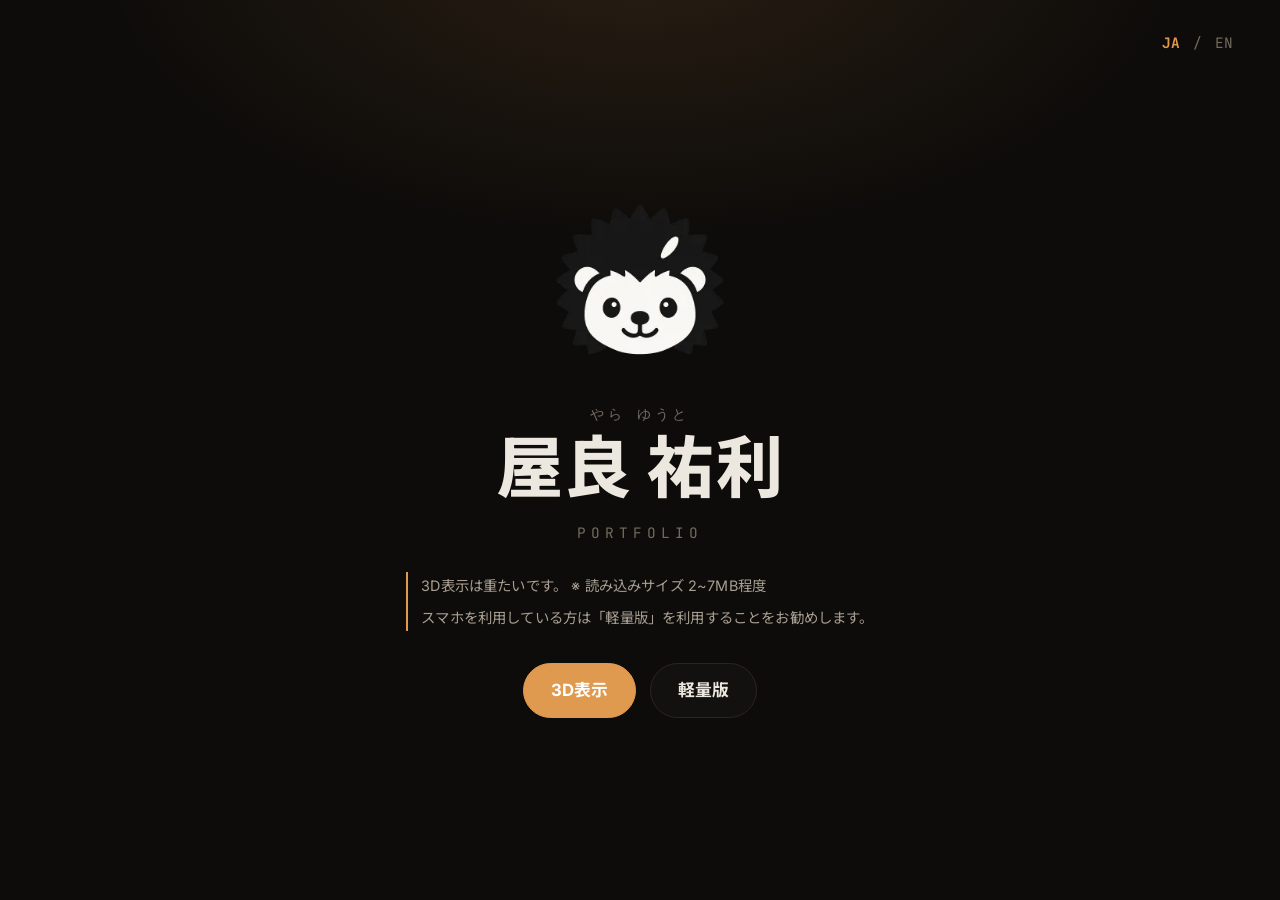
<file: index.html>
<!DOCTYPE html><html lang="ja"><head><meta charset="utf-8"><meta name="viewport" content="width=device-width, initial-scale=1"><link rel="icon" type="image/x-icon" href="/favicon.ico"><meta name="generator" content="Astro v7.0.4"><script>(function(){const GA_MEASUREMENT_ID = "G-TSTMLZY6LG";

  window.dataLayer = window.dataLayer || [];
  function gtag() {
    dataLayer.push(arguments);
  }
  gtag('js', new Date());
  gtag('config', GA_MEASUREMENT_ID);
})();</script><script async src="https://www.googletagmanager.com/gtag/js?id=G-TSTMLZY6LG"></script><link rel="preconnect" href="https://fonts.googleapis.com"><link rel="preconnect" href="https://fonts.gstatic.com" crossorigin><link rel="stylesheet" href="https://fonts.googleapis.com/css2?family=Inter:wght@400;500;600;700&family=JetBrains+Mono:wght@400;600&family=Noto+Sans+JP:wght@400;500;700;900&family=Klee+One:wght@400;600&family=Shippori+Mincho:wght@500;600;700&display=swap"><title>屋良 祐利｜Portfolio</title><meta name="description" content="プログラマー（実務）歴3年のフロントエンドエンジニア。Vue / Laravel を軸に、フロント・バック・インフラ提案まで横断して開発してきました。気になった技術は仕事外でもまず触って深掘りするタイプです。"><link rel="canonical" href="https://portfolio.s20024.com/"><link rel="alternate" hreflang="ja" href="https://portfolio.s20024.com/"><link rel="alternate" hreflang="en" href="https://portfolio.s20024.com/en/"><link rel="alternate" hreflang="x-default" href="https://portfolio.s20024.com/"><meta property="og:type" content="website"><meta property="og:title" content="屋良 祐利｜Portfolio"><meta property="og:description" content="プログラマー（実務）歴3年のフロントエンドエンジニア。Vue / Laravel を軸に、フロント・バック・インフラ提案まで横断して開発してきました。気になった技術は仕事外でもまず触って深掘りするタイプです。"><meta property="og:url" content="https://portfolio.s20024.com/"><meta property="og:locale" content="ja_JP"><meta property="og:locale:alternate" content="en_US"><meta name="twitter:card" content="summary_large_image"><script type="application/ld+json">{"@context":"https://schema.org","@type":"Person","name":"屋良 祐利","alternateName":"やら ゆうと","jobTitle":"Frontend / Fullstack Engineer","description":"プログラマー（実務）歴3年のフロントエンドエンジニア。Vue / Laravel を軸に、フロント・バック・インフラ提案まで横断して開発してきました。気になった技術は仕事外でもまず触って深掘りするタイプです。","url":"https://portfolio.s20024.com/","sameAs":["https://github.com/s20024"],"knowsAbout":["Webバックエンド開発","クラウドインフラ","AI/LLM ツール活用"]}</script><link rel="stylesheet" href="/_astro/Layout.CjSPL-6r.css"><style>.gate[data-astro-cid-ba372snk]{--surface:#ffffff05;z-index:30;padding:var(--gutter);color:var(--text);background:radial-gradient(900px 480px at 50% -6%, color-mix(in srgb, var(--accent) 13%, transparent), transparent 60%), var(--bg);transition:opacity .5s var(--ease), visibility .5s var(--ease);display:grid;position:fixed;inset:0;overflow-y:auto}.gate__avatar[data-astro-cid-ba372snk]{justify-content:center;margin-bottom:1.5rem;display:flex}.gate__icon[data-astro-cid-ba372snk]{width:150px;height:150px}@media (width>=768px){.gate__icon[data-astro-cid-ba372snk]{width:200px;height:200px}}.gate--hidden[data-astro-cid-ba372snk]{opacity:0;visibility:hidden;pointer-events:none}.gate__lang[data-astro-cid-ba372snk]{top:clamp(1rem,3vw,1.75rem);right:var(--gutter);font-family:var(--font-mono);font-size:var(--step--1);align-items:center;gap:.4rem;display:flex;position:fixed}.gate__langbtn[data-astro-cid-ba372snk]{color:var(--text-faint);transition:color .2s var(--ease);border-radius:6px;padding:.2em .45em}.gate__langbtn[data-astro-cid-ba372snk]:hover{color:var(--text-muted)}.gate__langbtn[data-astro-cid-ba372snk].is-active{color:var(--accent);font-weight:700}.gate__langsep[data-astro-cid-ba372snk]{color:var(--text-faint)}.gate__inner[data-astro-cid-ba372snk]{text-align:center;max-width:580px;margin:auto}.gate__kicker[data-astro-cid-ba372snk]{font-family:var(--font-mono);font-size:var(--step--1);letter-spacing:.34em;color:var(--text-faint);margin-top:1rem}.gate__name[data-astro-cid-ba372snk]{font-size:var(--step-4);letter-spacing:.02em;font-weight:800;line-height:1.1}.gate__kana[data-astro-cid-ba372snk]{font-family:var(--font-mono);font-size:var(--step--1);letter-spacing:.24em;color:var(--text-faint);margin-bottom:.55rem;font-weight:400;display:block}.gate__note[data-astro-cid-ba372snk]{text-align:left;border-left:2px solid var(--accent);font-size:var(--step--1);margin-top:1.7rem;padding-left:.9em;line-height:1.9}.gate__note[data-astro-cid-ba372snk] p[data-astro-cid-ba372snk]+p[data-astro-cid-ba372snk]{margin-top:.3em}.gate__choices[data-astro-cid-ba372snk]{flex-wrap:wrap;justify-content:center;align-items:center;gap:.9rem;margin-top:2rem;display:flex}.gate__choice[data-astro-cid-ba372snk]{border:1px solid var(--border);background:var(--surface);color:inherit;cursor:pointer;font:inherit;font-size:var(--step-0);transition:border-color .2s var(--ease), transform .2s var(--ease);border-radius:999px;justify-content:center;align-items:center;padding:.72em 1.6em;font-weight:700;display:inline-flex}.gate__choice[data-astro-cid-ba372snk]:hover{border-color:var(--accent);transform:translateY(-2px)}.gate__choice--primary[data-astro-cid-ba372snk]{border-color:var(--accent);background:var(--accent);color:#fff}@media (width<=480px){.gate__choices[data-astro-cid-ba372snk]{flex-direction:column;gap:.75rem}.gate__choice[data-astro-cid-ba372snk]{width:100%;max-width:300px}}@media (pointer:coarse){.gate__choice--light[data-astro-cid-ba372snk]{border-color:var(--accent);background:var(--accent);color:#fff;order:-1}.gate__choice--3d[data-astro-cid-ba372snk]{border-color:var(--border);background:var(--surface);color:inherit}}@media (height<=500px) and (orientation:landscape){.gate[data-astro-cid-ba372snk]{padding-block:.75rem}.gate__icon[data-astro-cid-ba372snk]{width:88px;height:88px}.gate__avatar[data-astro-cid-ba372snk]{margin-bottom:.5rem}.gate__name[data-astro-cid-ba372snk]{font-size:var(--step-3)}.gate__kana[data-astro-cid-ba372snk]{margin-bottom:.3rem}.gate__kicker[data-astro-cid-ba372snk]{margin-top:.3rem}.gate__note[data-astro-cid-ba372snk]{margin-top:.85rem;line-height:1.6}.gate__choices[data-astro-cid-ba372snk]{margin-top:.85rem}}
</style><link rel="stylesheet" href="/_astro/DeskExperience.DOPMoVwW.css"><style>._hint_agoml_4{z-index:90;text-align:center;background:radial-gradient(560px 300px at 50% -6%, color-mix(in srgb, var(--accent) 13%, transparent), transparent 60%), var(--bg);color:var(--text-muted);flex-direction:column;justify-content:center;align-items:center;gap:20px;padding:24px;font-family:Noto Sans JP,-apple-system,Segoe UI,Hiragino Kaku Gothic ProN,sans-serif;display:none;position:fixed;inset:0}@media (pointer:coarse) and (orientation:portrait){._hint_agoml_4{display:flex}}._hint__phone_agoml_35{width:128px;height:128px;color:var(--accent);animation:2.8s cubic-bezier(.45,0,.2,1) infinite _deskrotate-turn_agoml_1}._hint__text_agoml_42{color:var(--text);font-size:14px;line-height:1.9}._hint__dismiss_agoml_48{border:1px solid var(--border);color:var(--text-muted);font:inherit;cursor:pointer;background:0 0;border-radius:999px;margin-top:4px;padding:.55em 1.4em;font-size:12px}@keyframes _deskrotate-turn_agoml_1{0%{opacity:0;transform:rotate(0)}10%{opacity:1;transform:rotate(0)}25%{transform:rotate(0)}50%{transform:rotate(-90deg)}85%{opacity:1;transform:rotate(-90deg)}to{opacity:0;transform:rotate(-90deg)}}@media (prefers-reduced-motion:reduce){._hint__phone_agoml_35{animation:none;transform:rotate(-90deg)}}
._loading_fiyn3_4{z-index:80;background:var(--bg);color:var(--text-faint);opacity:1;flex-direction:column;justify-content:center;align-items:center;gap:22px;font-family:Noto Sans JP,-apple-system,Segoe UI,Hiragino Kaku Gothic ProN,sans-serif;transition:opacity .4s;display:flex;position:fixed;inset:0}._loading--exiting_fiyn3_26{opacity:0}._icon_fiyn3_31{width:150px;height:150px;animation:2.8s ease-in-out infinite _deskloading-breathe_fiyn3_1}@media (width>=768px){._icon_fiyn3_31{width:200px;height:200px}}._label_fiyn3_44{letter-spacing:.34em;text-transform:uppercase;color:var(--text-faint);font-size:12px;font-weight:700}._bar_fiyn3_52{background:var(--border);border-radius:2px;width:220px;height:2px;position:relative;overflow:hidden}._bar__fill_fiyn3_60{background:var(--accent);will-change:width;border-radius:2px;height:100%}._pct_fiyn3_69{letter-spacing:.1em;color:var(--text-muted);font-variant-numeric:tabular-nums;font-size:11px}@keyframes _deskloading-breathe_fiyn3_1{0%,to{opacity:1;transform:scale(1)}50%{opacity:.85;transform:scale(1.04)}}@media (prefers-reduced-motion:reduce){._icon_fiyn3_31{animation:none}}
</style><link rel="stylesheet" href="/_astro/VSCode.BHbr7WfM.css"><link rel="stylesheet" href="/_astro/iPad.CfVfkF3E.css"><style>._phone_5zxvj_5{color:#fff;background:#000;width:100%;height:100%;font-family:-apple-system,SF Pro Text,Segoe UI,Zen Kaku Gothic New,Noto Sans JP,sans-serif;position:relative;overflow:hidden;container-type:size}._phone__notch_5zxvj_17{z-index:3;background:#000;border-radius:99cqmin;width:34cqmin;height:3.4cqmin;position:absolute;top:1.6cqmin;left:50%;transform:translate(-50%);box-shadow:0 0 0 .26cqmin #1c1c1e}._phone__statusbar_5zxvj_29{z-index:2;justify-content:space-between;align-items:center;padding:0 6.5cqmin;font-size:3cqmin;font-weight:600;display:flex;position:absolute;top:2.1cqmin;left:0;right:0}._phone__clock_5zxvj_42{font-variant-numeric:tabular-nums;letter-spacing:.03em}._phone__glyphs_5zxvj_46{opacity:.92;align-items:center;gap:1.7cqmin;display:flex}._phone__staticon_5zxvj_52{width:auto;height:3cqmin;display:block}._phone__scroll_5zxvj_59{flex-direction:column;padding:18.5cqmin 5.1cqmin 6cqmin;display:flex;position:absolute;inset:0;overflow-y:auto}._phone__title_5zxvj_69{letter-spacing:-.02em;color:#fff;margin:0;font-size:8.7cqmin;font-weight:800}._phone__card_5zxvj_78{background:#1c1c1e;border-radius:3.6cqmin;align-items:center;gap:4.1cqmin;margin-top:5.6cqmin;padding:4.6cqmin;display:flex}._phone__avatar_5zxvj_87{object-fit:cover;border-radius:50%;flex:none;width:18.5cqmin;height:18.5cqmin}._phone__whois_5zxvj_94{min-width:0}._phone__name_5zxvj_97{color:#fff;font-size:5.1cqmin;font-weight:700}._phone__id_5zxvj_102{color:#8a8a8e;margin-top:.8cqmin;font-size:3.3cqmin}._phone__sect_5zxvj_108{letter-spacing:.04em;text-transform:uppercase;color:#8a8a8e;margin-top:7.2cqmin;padding:0 4.1cqmin 2cqmin;font-size:3.3cqmin}._phone__group_5zxvj_118{background:#1c1c1e;border-radius:3.6cqmin;overflow:hidden}._phone__row_5zxvj_123{color:inherit;align-items:center;gap:3.6cqmin;padding:3.6cqmin 4.1cqmin;text-decoration:none;transition:background .15s;display:flex;position:relative}._phone__row_5zxvj_123:hover{background:#2c2c2e}._phone__row_5zxvj_123+._phone__row_5zxvj_123:before{content:"";background:#2c2c2e;height:.26cqmin;position:absolute;top:0;left:15.9cqmin;right:0}._phone__rowicon_5zxvj_146{background:#fff;border-radius:2.1cqmin;flex:none;justify-content:center;align-items:center;width:8.2cqmin;height:8.2cqmin;display:flex}._phone__rowlabel_5zxvj_156{color:#fff;white-space:nowrap;font-size:4.1cqmin}._phone__rowdetail_5zxvj_161{text-overflow:ellipsis;white-space:nowrap;color:#8a8a8e;min-width:0;margin-left:auto;font-size:3.3cqmin;overflow:hidden}._phone__rowchevron_5zxvj_170{color:#48484c;flex:none;font-size:4.1cqmin}._phone__about_5zxvj_177{white-space:pre-line;color:#d0d0d4;background:#1c1c1e;border-radius:3.6cqmin;padding:4.1cqmin;font-size:3.6cqmin;line-height:1.8}._phone__foot_5zxvj_188{text-align:center;color:#5c5c62;margin:auto 0 0;padding-top:6cqmin;font-size:3.1cqmin}._phone__indicator_5zxvj_197{z-index:3;background:#ffffff80;border-radius:99cqmin;width:30cqmin;height:1cqmin;position:absolute;bottom:1.6cqmin;left:50%;transform:translate(-50%)}
</style></head><body><style>astro-island,astro-slot,astro-static-slot{display:contents}</style><script>(()=>{var e=async t=>{await(await t())()};(self.Astro||(self.Astro={})).only=e;window.dispatchEvent(new Event("astro:only"));})();</script><script>(()=>{var g=Object.defineProperty;var w=(c,s,d)=>s in c?g(c,s,{enumerable:!0,configurable:!0,writable:!0,value:d}):c[s]=d;var l=(c,s,d)=>w(c,typeof s!="symbol"?s+"":s,d);var E=new Set(["__proto__","constructor","prototype"]);{let c={0:t=>y(t),1:t=>d(t),2:t=>new RegExp(t),3:t=>new Date(t),4:t=>new Map(d(t)),5:t=>new Set(d(t)),6:t=>BigInt(t),7:t=>new URL(t),8:t=>new Uint8Array(t),9:t=>new Uint16Array(t),10:t=>new Uint32Array(t),11:t=>Number.POSITIVE_INFINITY*t},s=t=>{let[p,e]=t;return p in c?c[p](e):void 0},d=t=>t.map(s),y=t=>typeof t!="object"||t===null?t:Object.fromEntries(Object.entries(t).map(([p,e])=>[p,s(e)]));class f extends HTMLElement{constructor(){super(...arguments);l(this,"Component");l(this,"hydrator");l(this,"hydrate",async()=>{var b;if(!this.hydrator||!this.isConnected)return;let e=(b=this.parentElement)==null?void 0:b.closest("astro-island[ssr]");if(e){e.addEventListener("astro:hydrate",this.hydrate,{once:!0});return}let n=this.querySelectorAll("astro-slot"),r={},i=this.querySelectorAll("template[data-astro-template]");for(let o of i){let a=o.closest(this.tagName);a!=null&&a.isSameNode(this)&&(r[o.getAttribute("data-astro-template")||"default"]=o.innerHTML,o.remove())}for(let o of n){let a=o.closest(this.tagName);a!=null&&a.isSameNode(this)&&(r[o.getAttribute("name")||"default"]=o.innerHTML)}let u;try{u=this.hasAttribute("props")?y(JSON.parse(this.getAttribute("props"))):{}}catch(o){let a=this.getAttribute("component-url")||"<unknown>",v=this.getAttribute("component-export");throw v&&(a+=` (export ${v})`),console.error(`[hydrate] Error parsing props for component ${a}`,this.getAttribute("props"),o),o}let h;await this.hydrator(this)(this.Component,u,r,{client:this.getAttribute("client")}),this.removeAttribute("ssr"),this.dispatchEvent(new CustomEvent("astro:hydrate"))});l(this,"unmount",()=>{this.isConnected||this.dispatchEvent(new CustomEvent("astro:unmount"))})}disconnectedCallback(){document.removeEventListener("astro:after-swap",this.unmount),document.addEventListener("astro:after-swap",this.unmount,{once:!0})}connectedCallback(){if(!this.hasAttribute("await-children")||document.readyState==="interactive"||document.readyState==="complete")this.childrenConnectedCallback();else{let e=()=>{document.removeEventListener("DOMContentLoaded",e),n.disconnect(),this.childrenConnectedCallback()},n=new MutationObserver(()=>{var r;((r=this.lastChild)==null?void 0:r.nodeType)===Node.COMMENT_NODE&&this.lastChild.nodeValue==="astro:end"&&(this.lastChild.remove(),e())});n.observe(this,{childList:!0}),document.addEventListener("DOMContentLoaded",e)}}async childrenConnectedCallback(){let e=this.getAttribute("before-hydration-url");e&&await import(e),this.start()}getRetryImportUrl(e){let n=new URL(e,document.baseURI),r=`astro-retry=${Date.now()}`,i=n.hash.replace(/^#/,"");return n.hash=i?`${i}&${r}`:r,n.toString()}async importWithRetry(e){try{return await import(e)}catch(n){return await new Promise(r=>setTimeout(r,1e3)),import(this.getRetryImportUrl(e))}}handleHydrationError(e){let n=this.getAttribute("component-url"),r=new CustomEvent("astro:hydration-error",{cancelable:!0,bubbles:!0,composed:!0,detail:{error:e,componentUrl:n}});this.dispatchEvent(r)&&console.error(`[astro-island] Error hydrating ${n}`,e)}async start(){let e=JSON.parse(this.getAttribute("opts")),n=this.getAttribute("client");if(Astro[n]===void 0){window.addEventListener(`astro:${n}`,()=>this.start(),{once:!0});return}try{await Astro[n](async()=>{let r=this.getAttribute("renderer-url");try{let[i,{default:u}]=await Promise.all([this.importWithRetry(this.getAttribute("component-url")),r?this.importWithRetry(r):Promise.resolve({default:()=>()=>{}})]),h=this.getAttribute("component-export")||"default";if(h.includes(".")){this.Component=i;for(let m of h.split(".")){if(E.has(m)||!this.Component||typeof this.Component!="object"&&typeof this.Component!="function"||!Object.hasOwn(this.Component,m))throw new Error(`Invalid component export path: ${h}`);this.Component=this.Component[m]}}else{if(E.has(h))throw new Error(`Invalid component export path: ${h}`);this.Component=i[h]}return this.hydrator=u,this.hydrate}catch(i){return this.handleHydrationError(i),()=>{}}},e,this)}catch(r){this.handleHydrationError(r)}}attributeChangedCallback(){this.hydrate()}}l(f,"observedAttributes",["props"]),customElements.get("astro-island")||customElements.define("astro-island",f)}})();</script><astro-island uid="Z5MbS9" component-url="/_astro/DeskLauncher.BaSmzvOp.js" component-export="default" renderer-url="/_astro/client.DJ-LzH56.js" props="{&quot;locale&quot;:[0,&quot;ja&quot;],&quot;data-astro-cid-ba372snk&quot;:[0,true]}" ssr client="only" opts="{&quot;name&quot;:&quot;DeskLauncher&quot;,&quot;value&quot;:&quot;react&quot;}"></astro-island><div class="gate" role="dialog" aria-modal="true" aria-label="表示方法の選択" data-astro-cid-ba372snk><nav class="gate__lang" aria-label="言語 / Language" data-astro-cid-ba372snk><a class="gate__langbtn is-active" href="/" aria-current="true" data-astro-cid-ba372snk>JA</a><span class="gate__langsep" aria-hidden="true" data-astro-cid-ba372snk>/</span><a class="gate__langbtn" href="/en/" data-astro-cid-ba372snk>EN</a></nav><div class="gate__inner" data-astro-cid-ba372snk><div class="gate__avatar" aria-hidden="true" data-astro-cid-ba372snk><img class="gate__icon" src="/images/profile@256.webp" srcset="/images/profile@256.webp 256w, /images/profile@512.webp 512w" sizes="((max-height: 500px) and (orientation: landscape)) 88px, (min-width: 768px) 200px, 150px" alt="" width="150" height="150" data-astro-cid-ba372snk></div><h1 class="gate__name" data-astro-cid-ba372snk><span class="gate__kana" data-astro-cid-ba372snk>やら ゆうと</span>屋良 祐利</h1><p class="gate__kicker" data-astro-cid-ba372snk>PORTFOLIO</p><div class="gate__note muted" data-astro-cid-ba372snk><p data-astro-cid-ba372snk>3D表示は重たいです。 ※ 読み込みサイズ 2~7MB程度</p><p data-astro-cid-ba372snk>スマホを利用している方は「軽量版」を利用することをお勧めします。</p></div><div class="gate__choices" data-astro-cid-ba372snk><button type="button" class="gate__choice gate__choice--3d gate__choice--primary" data-action="enter3d" data-astro-cid-ba372snk>3D表示</button><a class="gate__choice gate__choice--light" href="/light/" data-astro-cid-ba372snk>軽量版</a></div></div></div><script type="module">var e=document.querySelector(`.gate`),t=document.querySelector(`[data-action="enter3d"]`);t?.addEventListener(`click`,()=>{t.disabled=!0,e?.classList.add(`gate--hidden`),window.deskEnterRequested=!0,window.dispatchEvent(new CustomEvent(`desk:enter`))});</script></body></html>
</file>
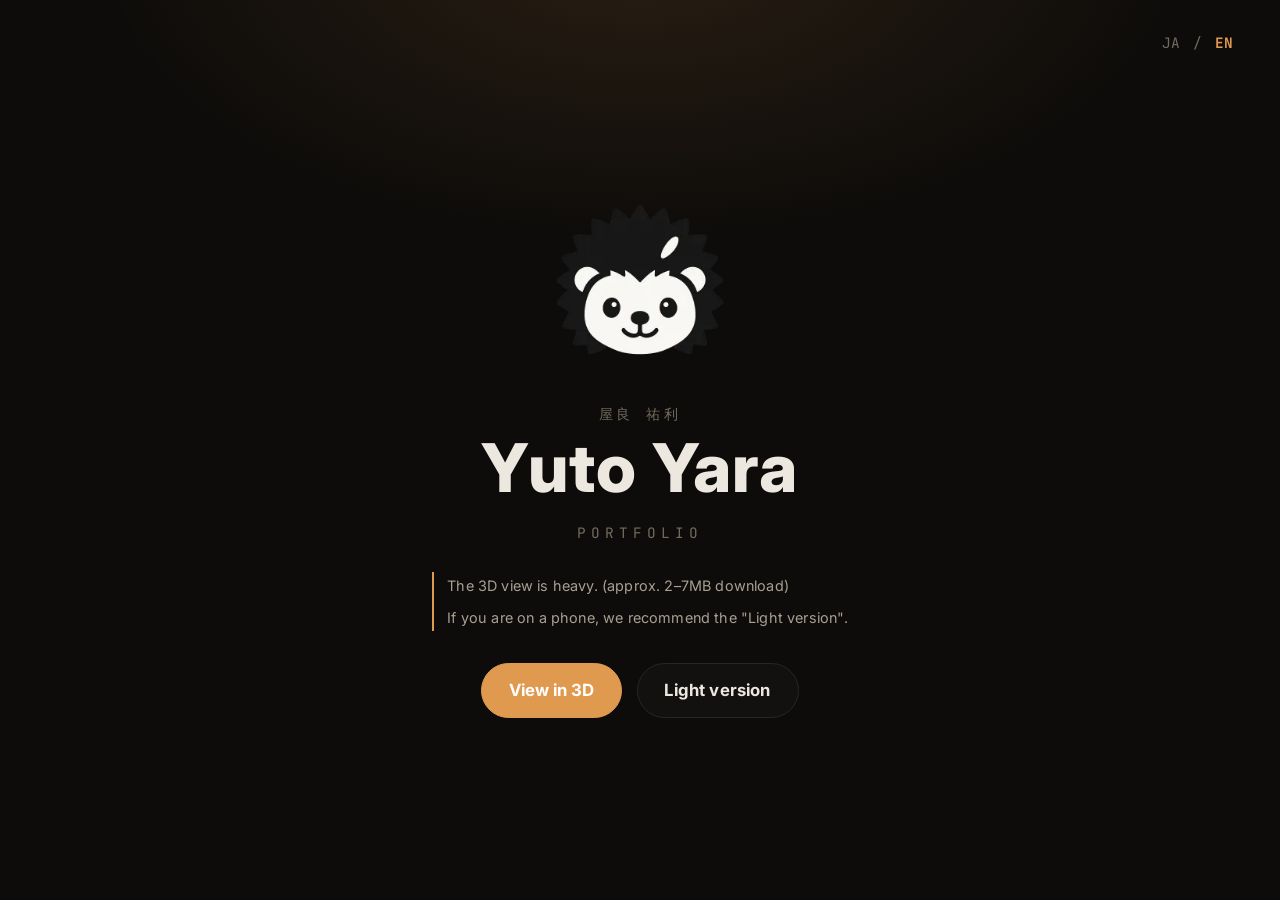
<file: en/index.html>
<!DOCTYPE html><html lang="en"><head><meta charset="utf-8"><meta name="viewport" content="width=device-width, initial-scale=1"><link rel="icon" type="image/x-icon" href="/favicon.ico"><meta name="generator" content="Astro v7.0.4"><script>(function(){const GA_MEASUREMENT_ID = "G-TSTMLZY6LG";

  window.dataLayer = window.dataLayer || [];
  function gtag() {
    dataLayer.push(arguments);
  }
  gtag('js', new Date());
  gtag('config', GA_MEASUREMENT_ID);
})();</script><script async src="https://www.googletagmanager.com/gtag/js?id=G-TSTMLZY6LG"></script><link rel="preconnect" href="https://fonts.googleapis.com"><link rel="preconnect" href="https://fonts.gstatic.com" crossorigin><link rel="stylesheet" href="https://fonts.googleapis.com/css2?family=Inter:wght@400;500;600;700&family=JetBrains+Mono:wght@400;600&family=Noto+Sans+JP:wght@400;500;700;900&family=Klee+One:wght@400;600&family=Shippori+Mincho:wght@500;600;700&display=swap"><title>Yuto Yara｜Portfolio</title><meta name="description" content="A front-end engineer with 3 years of professional experience. Centered on Vue and Laravel, I've worked across the stack — front end, back end, and infrastructure proposals. I dive into any technology that catches my interest, even outside of work."><link rel="canonical" href="https://portfolio.s20024.com/en/"><link rel="alternate" hreflang="ja" href="https://portfolio.s20024.com/"><link rel="alternate" hreflang="en" href="https://portfolio.s20024.com/en/"><link rel="alternate" hreflang="x-default" href="https://portfolio.s20024.com/"><meta property="og:type" content="website"><meta property="og:title" content="Yuto Yara｜Portfolio"><meta property="og:description" content="A front-end engineer with 3 years of professional experience. Centered on Vue and Laravel, I've worked across the stack — front end, back end, and infrastructure proposals. I dive into any technology that catches my interest, even outside of work."><meta property="og:url" content="https://portfolio.s20024.com/en/"><meta property="og:locale" content="en_US"><meta property="og:locale:alternate" content="ja_JP"><meta name="twitter:card" content="summary_large_image"><script type="application/ld+json">{"@context":"https://schema.org","@type":"Person","name":"Yuto Yara","alternateName":"屋良 祐利","jobTitle":"Frontend / Fullstack Engineer","description":"A front-end engineer with 3 years of professional experience. Centered on Vue and Laravel, I've worked across the stack — front end, back end, and infrastructure proposals. I dive into any technology that catches my interest, even outside of work.","url":"https://portfolio.s20024.com/en/","sameAs":["https://github.com/s20024"],"knowsAbout":["Web back-end development","Cloud infrastructure","AI / LLM tooling"]}</script><link rel="stylesheet" href="/_astro/Layout.CjSPL-6r.css"><style>.gate[data-astro-cid-ba372snk]{--surface:#ffffff05;z-index:30;padding:var(--gutter);color:var(--text);background:radial-gradient(900px 480px at 50% -6%, color-mix(in srgb, var(--accent) 13%, transparent), transparent 60%), var(--bg);transition:opacity .5s var(--ease), visibility .5s var(--ease);display:grid;position:fixed;inset:0;overflow-y:auto}.gate__avatar[data-astro-cid-ba372snk]{justify-content:center;margin-bottom:1.5rem;display:flex}.gate__icon[data-astro-cid-ba372snk]{width:150px;height:150px}@media (width>=768px){.gate__icon[data-astro-cid-ba372snk]{width:200px;height:200px}}.gate--hidden[data-astro-cid-ba372snk]{opacity:0;visibility:hidden;pointer-events:none}.gate__lang[data-astro-cid-ba372snk]{top:clamp(1rem,3vw,1.75rem);right:var(--gutter);font-family:var(--font-mono);font-size:var(--step--1);align-items:center;gap:.4rem;display:flex;position:fixed}.gate__langbtn[data-astro-cid-ba372snk]{color:var(--text-faint);transition:color .2s var(--ease);border-radius:6px;padding:.2em .45em}.gate__langbtn[data-astro-cid-ba372snk]:hover{color:var(--text-muted)}.gate__langbtn[data-astro-cid-ba372snk].is-active{color:var(--accent);font-weight:700}.gate__langsep[data-astro-cid-ba372snk]{color:var(--text-faint)}.gate__inner[data-astro-cid-ba372snk]{text-align:center;max-width:580px;margin:auto}.gate__kicker[data-astro-cid-ba372snk]{font-family:var(--font-mono);font-size:var(--step--1);letter-spacing:.34em;color:var(--text-faint);margin-top:1rem}.gate__name[data-astro-cid-ba372snk]{font-size:var(--step-4);letter-spacing:.02em;font-weight:800;line-height:1.1}.gate__kana[data-astro-cid-ba372snk]{font-family:var(--font-mono);font-size:var(--step--1);letter-spacing:.24em;color:var(--text-faint);margin-bottom:.55rem;font-weight:400;display:block}.gate__note[data-astro-cid-ba372snk]{text-align:left;border-left:2px solid var(--accent);font-size:var(--step--1);margin-top:1.7rem;padding-left:.9em;line-height:1.9}.gate__note[data-astro-cid-ba372snk] p[data-astro-cid-ba372snk]+p[data-astro-cid-ba372snk]{margin-top:.3em}.gate__choices[data-astro-cid-ba372snk]{flex-wrap:wrap;justify-content:center;align-items:center;gap:.9rem;margin-top:2rem;display:flex}.gate__choice[data-astro-cid-ba372snk]{border:1px solid var(--border);background:var(--surface);color:inherit;cursor:pointer;font:inherit;font-size:var(--step-0);transition:border-color .2s var(--ease), transform .2s var(--ease);border-radius:999px;justify-content:center;align-items:center;padding:.72em 1.6em;font-weight:700;display:inline-flex}.gate__choice[data-astro-cid-ba372snk]:hover{border-color:var(--accent);transform:translateY(-2px)}.gate__choice--primary[data-astro-cid-ba372snk]{border-color:var(--accent);background:var(--accent);color:#fff}@media (width<=480px){.gate__choices[data-astro-cid-ba372snk]{flex-direction:column;gap:.75rem}.gate__choice[data-astro-cid-ba372snk]{width:100%;max-width:300px}}@media (pointer:coarse){.gate__choice--light[data-astro-cid-ba372snk]{border-color:var(--accent);background:var(--accent);color:#fff;order:-1}.gate__choice--3d[data-astro-cid-ba372snk]{border-color:var(--border);background:var(--surface);color:inherit}}@media (height<=500px) and (orientation:landscape){.gate[data-astro-cid-ba372snk]{padding-block:.75rem}.gate__icon[data-astro-cid-ba372snk]{width:88px;height:88px}.gate__avatar[data-astro-cid-ba372snk]{margin-bottom:.5rem}.gate__name[data-astro-cid-ba372snk]{font-size:var(--step-3)}.gate__kana[data-astro-cid-ba372snk]{margin-bottom:.3rem}.gate__kicker[data-astro-cid-ba372snk]{margin-top:.3rem}.gate__note[data-astro-cid-ba372snk]{margin-top:.85rem;line-height:1.6}.gate__choices[data-astro-cid-ba372snk]{margin-top:.85rem}}
._phone_5zxvj_5{color:#fff;background:#000;width:100%;height:100%;font-family:-apple-system,SF Pro Text,Segoe UI,Zen Kaku Gothic New,Noto Sans JP,sans-serif;position:relative;overflow:hidden;container-type:size}._phone__notch_5zxvj_17{z-index:3;background:#000;border-radius:99cqmin;width:34cqmin;height:3.4cqmin;position:absolute;top:1.6cqmin;left:50%;transform:translate(-50%);box-shadow:0 0 0 .26cqmin #1c1c1e}._phone__statusbar_5zxvj_29{z-index:2;justify-content:space-between;align-items:center;padding:0 6.5cqmin;font-size:3cqmin;font-weight:600;display:flex;position:absolute;top:2.1cqmin;left:0;right:0}._phone__clock_5zxvj_42{font-variant-numeric:tabular-nums;letter-spacing:.03em}._phone__glyphs_5zxvj_46{opacity:.92;align-items:center;gap:1.7cqmin;display:flex}._phone__staticon_5zxvj_52{width:auto;height:3cqmin;display:block}._phone__scroll_5zxvj_59{flex-direction:column;padding:18.5cqmin 5.1cqmin 6cqmin;display:flex;position:absolute;inset:0;overflow-y:auto}._phone__title_5zxvj_69{letter-spacing:-.02em;color:#fff;margin:0;font-size:8.7cqmin;font-weight:800}._phone__card_5zxvj_78{background:#1c1c1e;border-radius:3.6cqmin;align-items:center;gap:4.1cqmin;margin-top:5.6cqmin;padding:4.6cqmin;display:flex}._phone__avatar_5zxvj_87{object-fit:cover;border-radius:50%;flex:none;width:18.5cqmin;height:18.5cqmin}._phone__whois_5zxvj_94{min-width:0}._phone__name_5zxvj_97{color:#fff;font-size:5.1cqmin;font-weight:700}._phone__id_5zxvj_102{color:#8a8a8e;margin-top:.8cqmin;font-size:3.3cqmin}._phone__sect_5zxvj_108{letter-spacing:.04em;text-transform:uppercase;color:#8a8a8e;margin-top:7.2cqmin;padding:0 4.1cqmin 2cqmin;font-size:3.3cqmin}._phone__group_5zxvj_118{background:#1c1c1e;border-radius:3.6cqmin;overflow:hidden}._phone__row_5zxvj_123{color:inherit;align-items:center;gap:3.6cqmin;padding:3.6cqmin 4.1cqmin;text-decoration:none;transition:background .15s;display:flex;position:relative}._phone__row_5zxvj_123:hover{background:#2c2c2e}._phone__row_5zxvj_123+._phone__row_5zxvj_123:before{content:"";background:#2c2c2e;height:.26cqmin;position:absolute;top:0;left:15.9cqmin;right:0}._phone__rowicon_5zxvj_146{background:#fff;border-radius:2.1cqmin;flex:none;justify-content:center;align-items:center;width:8.2cqmin;height:8.2cqmin;display:flex}._phone__rowlabel_5zxvj_156{color:#fff;white-space:nowrap;font-size:4.1cqmin}._phone__rowdetail_5zxvj_161{text-overflow:ellipsis;white-space:nowrap;color:#8a8a8e;min-width:0;margin-left:auto;font-size:3.3cqmin;overflow:hidden}._phone__rowchevron_5zxvj_170{color:#48484c;flex:none;font-size:4.1cqmin}._phone__about_5zxvj_177{white-space:pre-line;color:#d0d0d4;background:#1c1c1e;border-radius:3.6cqmin;padding:4.1cqmin;font-size:3.6cqmin;line-height:1.8}._phone__foot_5zxvj_188{text-align:center;color:#5c5c62;margin:auto 0 0;padding-top:6cqmin;font-size:3.1cqmin}._phone__indicator_5zxvj_197{z-index:3;background:#ffffff80;border-radius:99cqmin;width:30cqmin;height:1cqmin;position:absolute;bottom:1.6cqmin;left:50%;transform:translate(-50%)}
</style><link rel="stylesheet" href="/_astro/iPad.CfVfkF3E.css"><link rel="stylesheet" href="/_astro/VSCode.BHbr7WfM.css"><style>._loading_fiyn3_4{z-index:80;background:var(--bg);color:var(--text-faint);opacity:1;flex-direction:column;justify-content:center;align-items:center;gap:22px;font-family:Noto Sans JP,-apple-system,Segoe UI,Hiragino Kaku Gothic ProN,sans-serif;transition:opacity .4s;display:flex;position:fixed;inset:0}._loading--exiting_fiyn3_26{opacity:0}._icon_fiyn3_31{width:150px;height:150px;animation:2.8s ease-in-out infinite _deskloading-breathe_fiyn3_1}@media (width>=768px){._icon_fiyn3_31{width:200px;height:200px}}._label_fiyn3_44{letter-spacing:.34em;text-transform:uppercase;color:var(--text-faint);font-size:12px;font-weight:700}._bar_fiyn3_52{background:var(--border);border-radius:2px;width:220px;height:2px;position:relative;overflow:hidden}._bar__fill_fiyn3_60{background:var(--accent);will-change:width;border-radius:2px;height:100%}._pct_fiyn3_69{letter-spacing:.1em;color:var(--text-muted);font-variant-numeric:tabular-nums;font-size:11px}@keyframes _deskloading-breathe_fiyn3_1{0%,to{opacity:1;transform:scale(1)}50%{opacity:.85;transform:scale(1.04)}}@media (prefers-reduced-motion:reduce){._icon_fiyn3_31{animation:none}}
._hint_agoml_4{z-index:90;text-align:center;background:radial-gradient(560px 300px at 50% -6%, color-mix(in srgb, var(--accent) 13%, transparent), transparent 60%), var(--bg);color:var(--text-muted);flex-direction:column;justify-content:center;align-items:center;gap:20px;padding:24px;font-family:Noto Sans JP,-apple-system,Segoe UI,Hiragino Kaku Gothic ProN,sans-serif;display:none;position:fixed;inset:0}@media (pointer:coarse) and (orientation:portrait){._hint_agoml_4{display:flex}}._hint__phone_agoml_35{width:128px;height:128px;color:var(--accent);animation:2.8s cubic-bezier(.45,0,.2,1) infinite _deskrotate-turn_agoml_1}._hint__text_agoml_42{color:var(--text);font-size:14px;line-height:1.9}._hint__dismiss_agoml_48{border:1px solid var(--border);color:var(--text-muted);font:inherit;cursor:pointer;background:0 0;border-radius:999px;margin-top:4px;padding:.55em 1.4em;font-size:12px}@keyframes _deskrotate-turn_agoml_1{0%{opacity:0;transform:rotate(0)}10%{opacity:1;transform:rotate(0)}25%{transform:rotate(0)}50%{transform:rotate(-90deg)}85%{opacity:1;transform:rotate(-90deg)}to{opacity:0;transform:rotate(-90deg)}}@media (prefers-reduced-motion:reduce){._hint__phone_agoml_35{animation:none;transform:rotate(-90deg)}}
</style><link rel="stylesheet" href="/_astro/DeskExperience.DOPMoVwW.css"></head><body><style>astro-island,astro-slot,astro-static-slot{display:contents}</style><script>(()=>{var e=async t=>{await(await t())()};(self.Astro||(self.Astro={})).only=e;window.dispatchEvent(new Event("astro:only"));})();</script><script>(()=>{var g=Object.defineProperty;var w=(c,s,d)=>s in c?g(c,s,{enumerable:!0,configurable:!0,writable:!0,value:d}):c[s]=d;var l=(c,s,d)=>w(c,typeof s!="symbol"?s+"":s,d);var E=new Set(["__proto__","constructor","prototype"]);{let c={0:t=>y(t),1:t=>d(t),2:t=>new RegExp(t),3:t=>new Date(t),4:t=>new Map(d(t)),5:t=>new Set(d(t)),6:t=>BigInt(t),7:t=>new URL(t),8:t=>new Uint8Array(t),9:t=>new Uint16Array(t),10:t=>new Uint32Array(t),11:t=>Number.POSITIVE_INFINITY*t},s=t=>{let[p,e]=t;return p in c?c[p](e):void 0},d=t=>t.map(s),y=t=>typeof t!="object"||t===null?t:Object.fromEntries(Object.entries(t).map(([p,e])=>[p,s(e)]));class f extends HTMLElement{constructor(){super(...arguments);l(this,"Component");l(this,"hydrator");l(this,"hydrate",async()=>{var b;if(!this.hydrator||!this.isConnected)return;let e=(b=this.parentElement)==null?void 0:b.closest("astro-island[ssr]");if(e){e.addEventListener("astro:hydrate",this.hydrate,{once:!0});return}let n=this.querySelectorAll("astro-slot"),r={},i=this.querySelectorAll("template[data-astro-template]");for(let o of i){let a=o.closest(this.tagName);a!=null&&a.isSameNode(this)&&(r[o.getAttribute("data-astro-template")||"default"]=o.innerHTML,o.remove())}for(let o of n){let a=o.closest(this.tagName);a!=null&&a.isSameNode(this)&&(r[o.getAttribute("name")||"default"]=o.innerHTML)}let u;try{u=this.hasAttribute("props")?y(JSON.parse(this.getAttribute("props"))):{}}catch(o){let a=this.getAttribute("component-url")||"<unknown>",v=this.getAttribute("component-export");throw v&&(a+=` (export ${v})`),console.error(`[hydrate] Error parsing props for component ${a}`,this.getAttribute("props"),o),o}let h;await this.hydrator(this)(this.Component,u,r,{client:this.getAttribute("client")}),this.removeAttribute("ssr"),this.dispatchEvent(new CustomEvent("astro:hydrate"))});l(this,"unmount",()=>{this.isConnected||this.dispatchEvent(new CustomEvent("astro:unmount"))})}disconnectedCallback(){document.removeEventListener("astro:after-swap",this.unmount),document.addEventListener("astro:after-swap",this.unmount,{once:!0})}connectedCallback(){if(!this.hasAttribute("await-children")||document.readyState==="interactive"||document.readyState==="complete")this.childrenConnectedCallback();else{let e=()=>{document.removeEventListener("DOMContentLoaded",e),n.disconnect(),this.childrenConnectedCallback()},n=new MutationObserver(()=>{var r;((r=this.lastChild)==null?void 0:r.nodeType)===Node.COMMENT_NODE&&this.lastChild.nodeValue==="astro:end"&&(this.lastChild.remove(),e())});n.observe(this,{childList:!0}),document.addEventListener("DOMContentLoaded",e)}}async childrenConnectedCallback(){let e=this.getAttribute("before-hydration-url");e&&await import(e),this.start()}getRetryImportUrl(e){let n=new URL(e,document.baseURI),r=`astro-retry=${Date.now()}`,i=n.hash.replace(/^#/,"");return n.hash=i?`${i}&${r}`:r,n.toString()}async importWithRetry(e){try{return await import(e)}catch(n){return await new Promise(r=>setTimeout(r,1e3)),import(this.getRetryImportUrl(e))}}handleHydrationError(e){let n=this.getAttribute("component-url"),r=new CustomEvent("astro:hydration-error",{cancelable:!0,bubbles:!0,composed:!0,detail:{error:e,componentUrl:n}});this.dispatchEvent(r)&&console.error(`[astro-island] Error hydrating ${n}`,e)}async start(){let e=JSON.parse(this.getAttribute("opts")),n=this.getAttribute("client");if(Astro[n]===void 0){window.addEventListener(`astro:${n}`,()=>this.start(),{once:!0});return}try{await Astro[n](async()=>{let r=this.getAttribute("renderer-url");try{let[i,{default:u}]=await Promise.all([this.importWithRetry(this.getAttribute("component-url")),r?this.importWithRetry(r):Promise.resolve({default:()=>()=>{}})]),h=this.getAttribute("component-export")||"default";if(h.includes(".")){this.Component=i;for(let m of h.split(".")){if(E.has(m)||!this.Component||typeof this.Component!="object"&&typeof this.Component!="function"||!Object.hasOwn(this.Component,m))throw new Error(`Invalid component export path: ${h}`);this.Component=this.Component[m]}}else{if(E.has(h))throw new Error(`Invalid component export path: ${h}`);this.Component=i[h]}return this.hydrator=u,this.hydrate}catch(i){return this.handleHydrationError(i),()=>{}}},e,this)}catch(r){this.handleHydrationError(r)}}attributeChangedCallback(){this.hydrate()}}l(f,"observedAttributes",["props"]),customElements.get("astro-island")||customElements.define("astro-island",f)}})();</script><astro-island uid="2t56zm" component-url="/_astro/DeskLauncher.BaSmzvOp.js" component-export="default" renderer-url="/_astro/client.DJ-LzH56.js" props="{&quot;locale&quot;:[0,&quot;en&quot;],&quot;data-astro-cid-ba372snk&quot;:[0,true]}" ssr client="only" opts="{&quot;name&quot;:&quot;DeskLauncher&quot;,&quot;value&quot;:&quot;react&quot;}"></astro-island><div class="gate" role="dialog" aria-modal="true" aria-label="Choose how to view" data-astro-cid-ba372snk><nav class="gate__lang" aria-label="Language / 言語" data-astro-cid-ba372snk><a class="gate__langbtn" href="/" data-astro-cid-ba372snk>JA</a><span class="gate__langsep" aria-hidden="true" data-astro-cid-ba372snk>/</span><a class="gate__langbtn is-active" href="/en/" aria-current="true" data-astro-cid-ba372snk>EN</a></nav><div class="gate__inner" data-astro-cid-ba372snk><div class="gate__avatar" aria-hidden="true" data-astro-cid-ba372snk><img class="gate__icon" src="/images/profile@256.webp" srcset="/images/profile@256.webp 256w, /images/profile@512.webp 512w" sizes="((max-height: 500px) and (orientation: landscape)) 88px, (min-width: 768px) 200px, 150px" alt="" width="150" height="150" data-astro-cid-ba372snk></div><h1 class="gate__name" data-astro-cid-ba372snk><span class="gate__kana" data-astro-cid-ba372snk>屋良 祐利</span>Yuto Yara</h1><p class="gate__kicker" data-astro-cid-ba372snk>PORTFOLIO</p><div class="gate__note muted" data-astro-cid-ba372snk><p data-astro-cid-ba372snk>The 3D view is heavy. (approx. 2–7MB download)</p><p data-astro-cid-ba372snk>If you are on a phone, we recommend the &quot;Light version&quot;.</p></div><div class="gate__choices" data-astro-cid-ba372snk><button type="button" class="gate__choice gate__choice--3d gate__choice--primary" data-action="enter3d" data-astro-cid-ba372snk>View in 3D</button><a class="gate__choice gate__choice--light" href="/en/light/" data-astro-cid-ba372snk>Light version</a></div></div></div><script type="module">var e=document.querySelector(`.gate`),t=document.querySelector(`[data-action="enter3d"]`);t?.addEventListener(`click`,()=>{t.disabled=!0,e?.classList.add(`gate--hidden`),window.deskEnterRequested=!0,window.dispatchEvent(new CustomEvent(`desk:enter`))});</script></body></html>
</file>
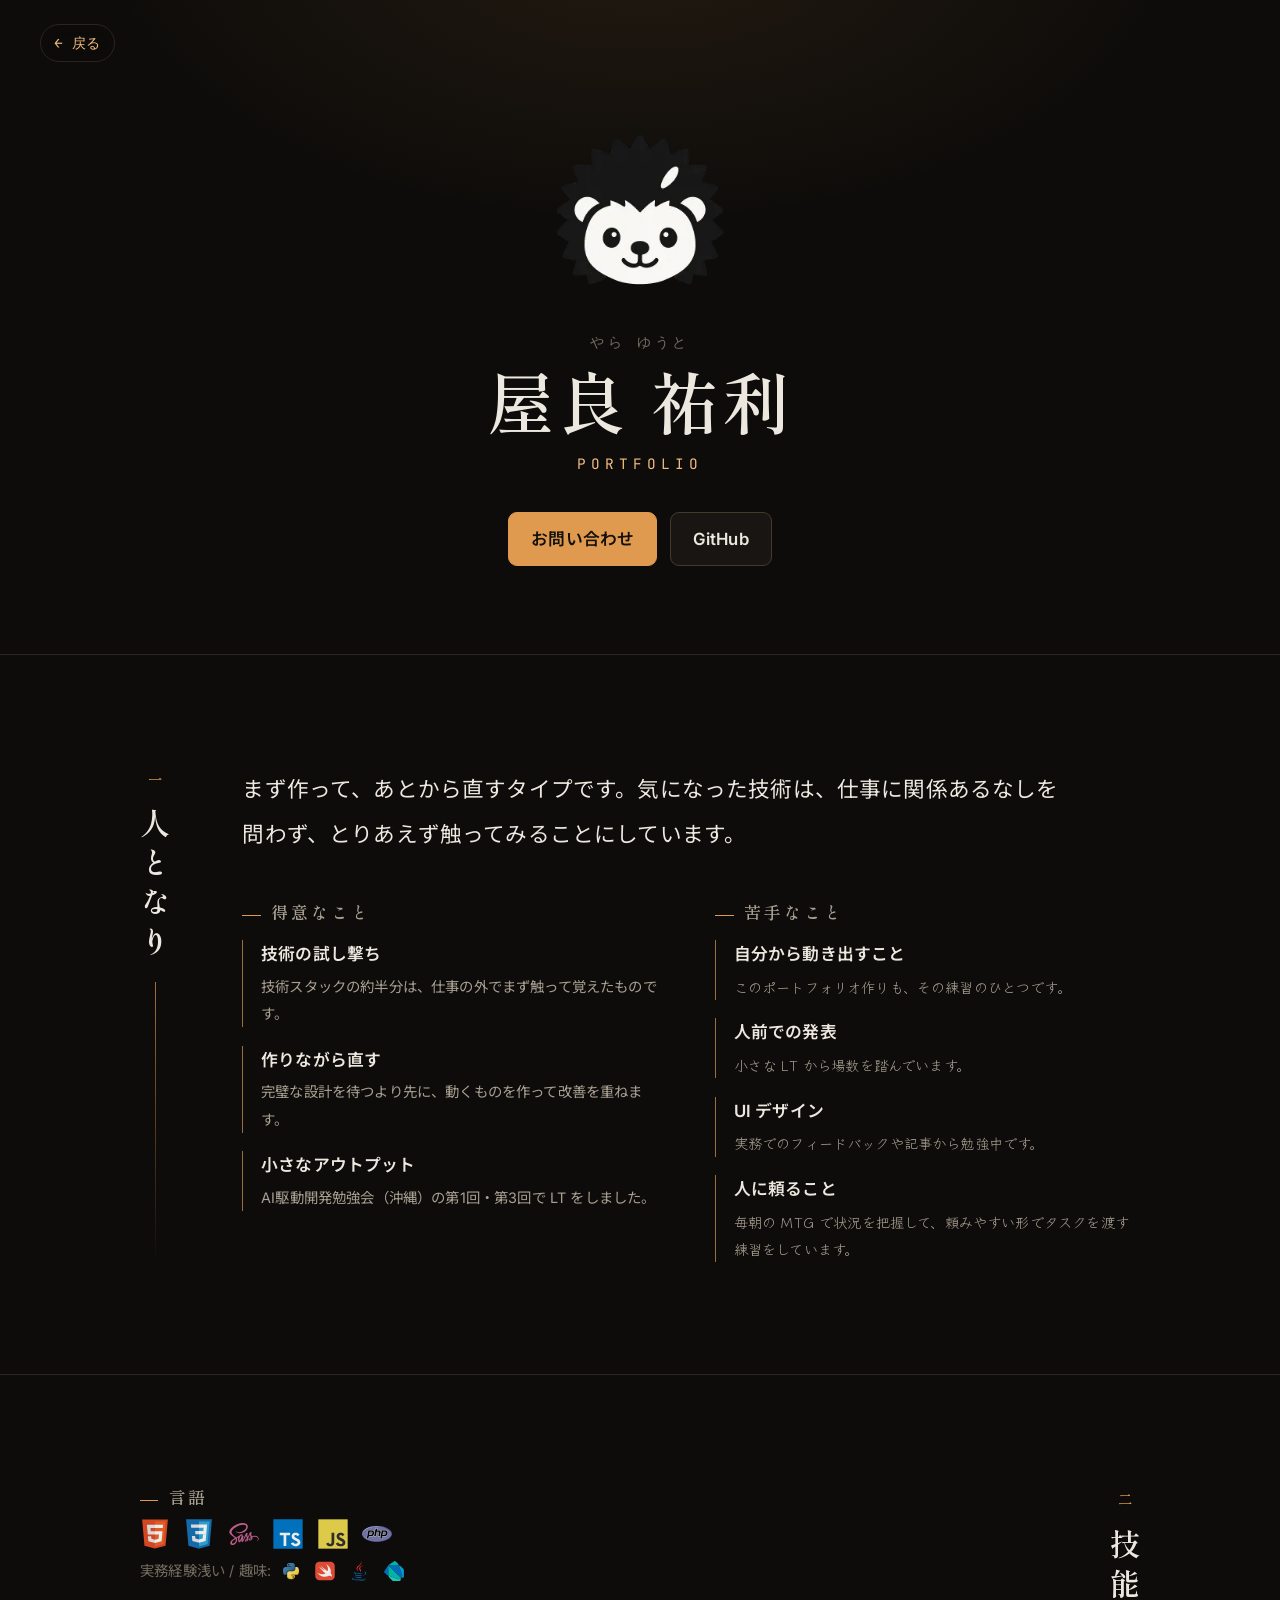
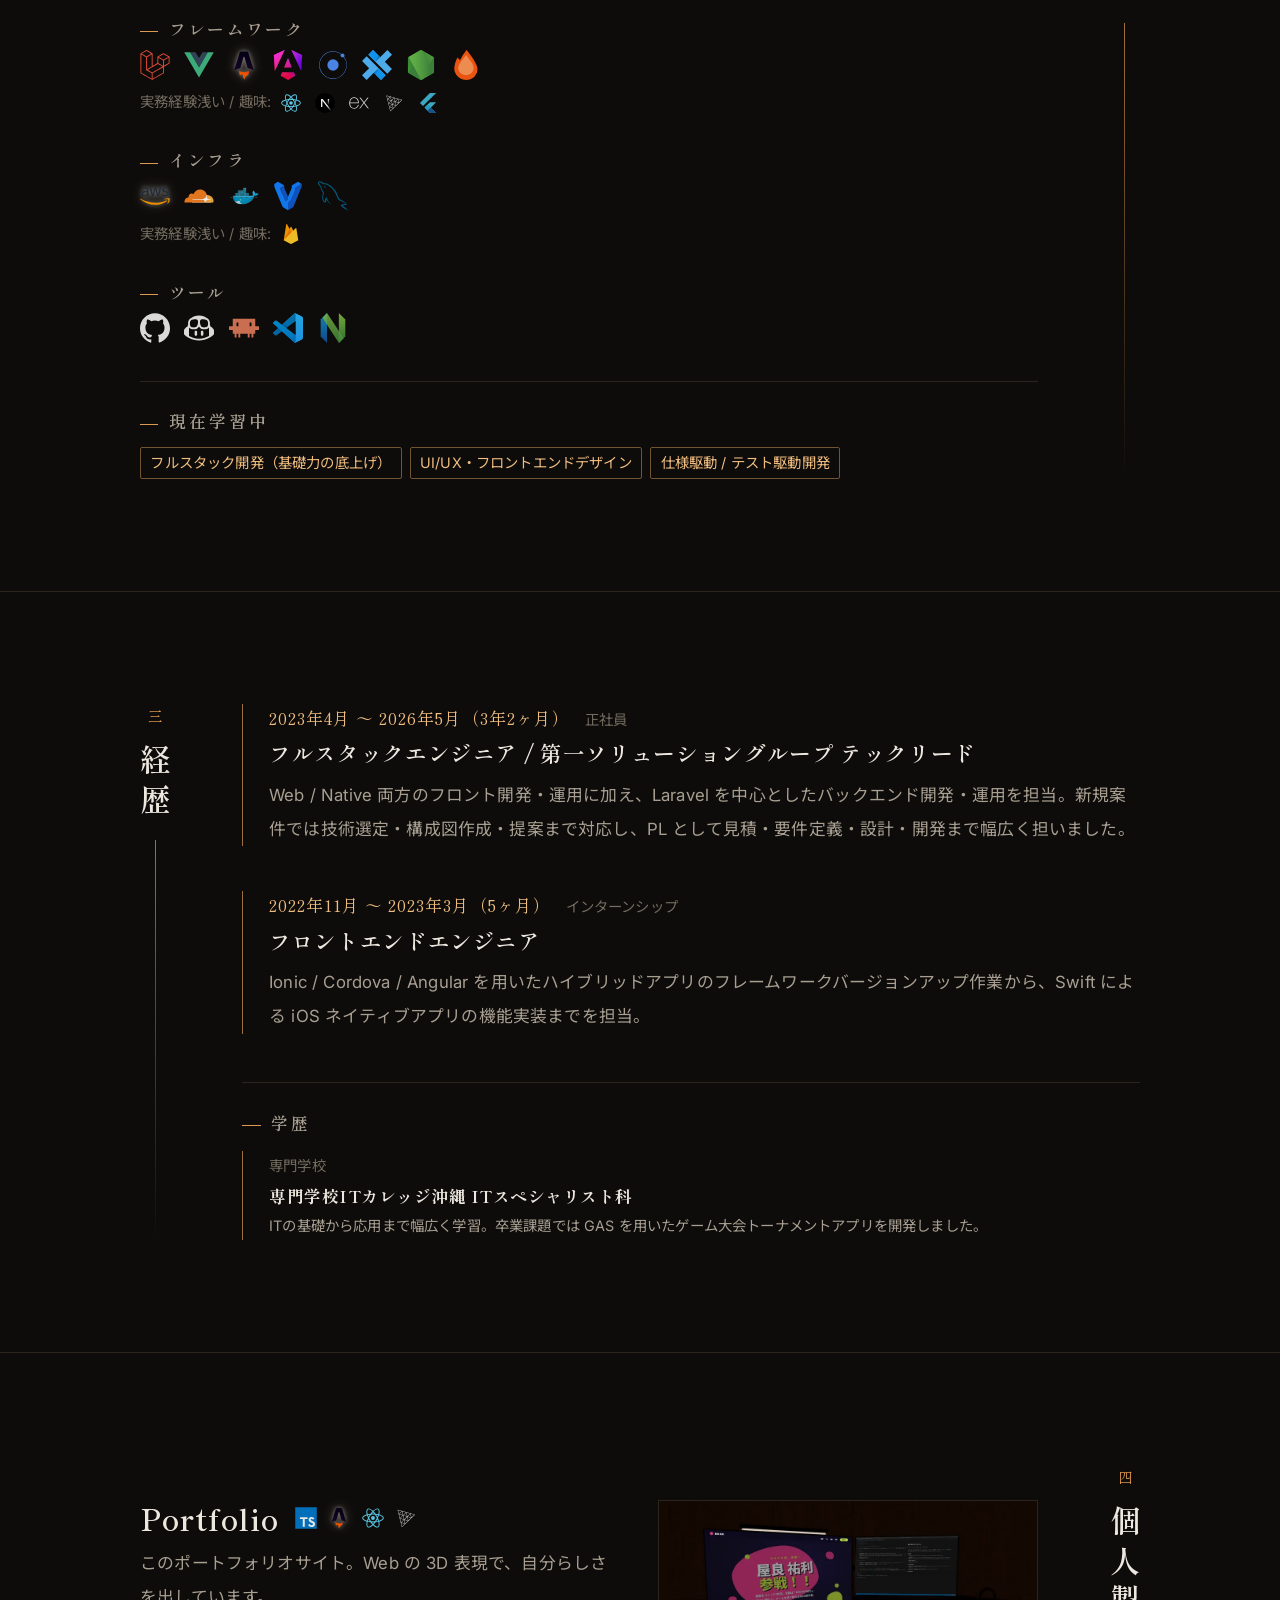
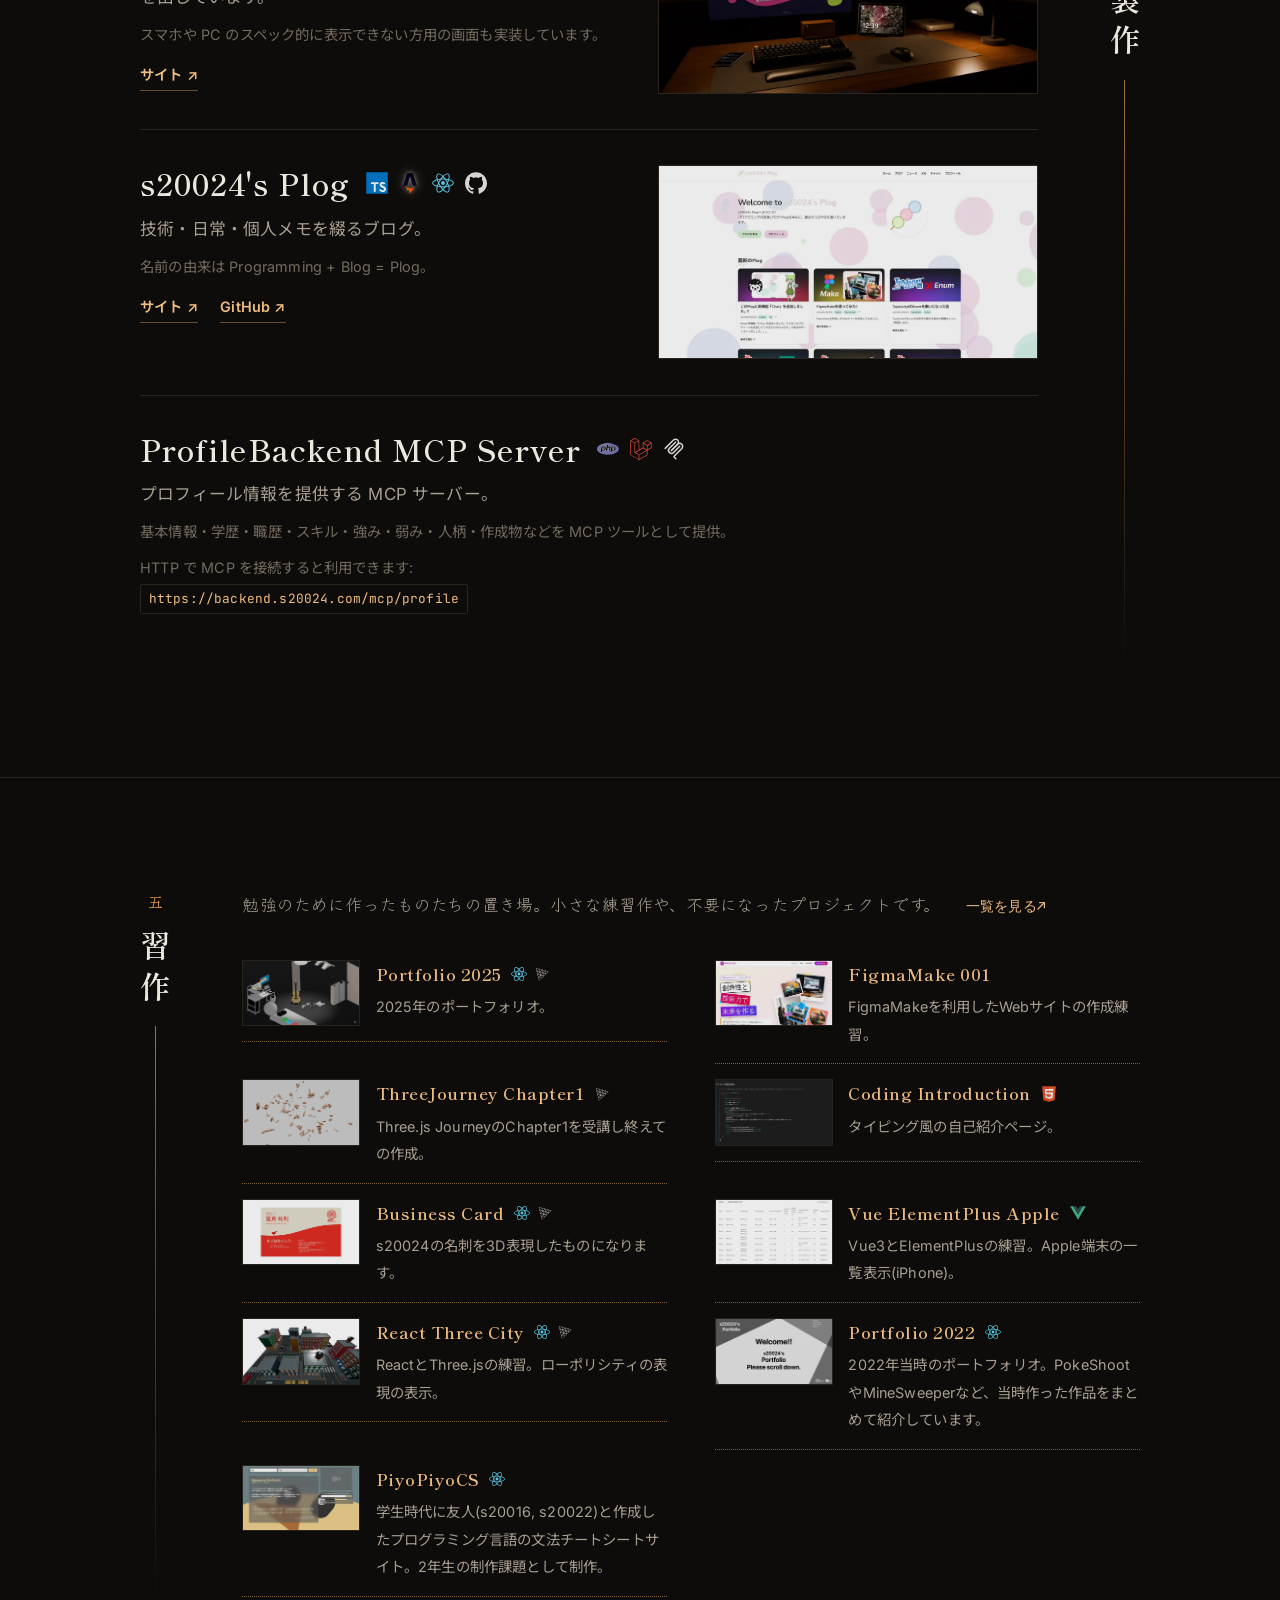
<file: light/index.html>
<!DOCTYPE html><html lang="ja"><head><meta charset="utf-8"><meta name="viewport" content="width=device-width, initial-scale=1"><link rel="icon" type="image/x-icon" href="/favicon.ico"><meta name="generator" content="Astro v7.0.4"><script>(function(){const GA_MEASUREMENT_ID = "G-TSTMLZY6LG";

  window.dataLayer = window.dataLayer || [];
  function gtag() {
    dataLayer.push(arguments);
  }
  gtag('js', new Date());
  gtag('config', GA_MEASUREMENT_ID);
})();</script><script async src="https://www.googletagmanager.com/gtag/js?id=G-TSTMLZY6LG"></script><link rel="preconnect" href="https://fonts.googleapis.com"><link rel="preconnect" href="https://fonts.gstatic.com" crossorigin><link rel="stylesheet" href="https://fonts.googleapis.com/css2?family=Inter:wght@400;500;600;700&family=JetBrains+Mono:wght@400;600&family=Noto+Sans+JP:wght@400;500;700;900&family=Klee+One:wght@400;600&family=Shippori+Mincho:wght@500;600;700&display=swap"><title>屋良 祐利｜Portfolio</title><meta name="description" content="プログラマー（実務）歴3年のフロントエンドエンジニア。Vue / Laravel を軸に、フロント・バック・インフラ提案まで横断して開発してきました。気になった技術は仕事外でもまず触って深掘りするタイプです。"><link rel="canonical" href="https://portfolio.s20024.com/light/"><link rel="alternate" hreflang="ja" href="https://portfolio.s20024.com/light/"><link rel="alternate" hreflang="en" href="https://portfolio.s20024.com/en/light/"><link rel="alternate" hreflang="x-default" href="https://portfolio.s20024.com/light/"><meta property="og:type" content="website"><meta property="og:title" content="屋良 祐利｜Portfolio"><meta property="og:description" content="プログラマー（実務）歴3年のフロントエンドエンジニア。Vue / Laravel を軸に、フロント・バック・インフラ提案まで横断して開発してきました。気になった技術は仕事外でもまず触って深掘りするタイプです。"><meta property="og:url" content="https://portfolio.s20024.com/light/"><meta property="og:locale" content="ja_JP"><meta property="og:locale:alternate" content="en_US"><meta name="twitter:card" content="summary_large_image"><script type="application/ld+json">{"@context":"https://schema.org","@type":"Person","name":"屋良 祐利","alternateName":"やら ゆうと","jobTitle":"Frontend / Fullstack Engineer","description":"プログラマー（実務）歴3年のフロントエンドエンジニア。Vue / Laravel を軸に、フロント・バック・インフラ提案まで横断して開発してきました。気になった技術は仕事外でもまず触って深掘りするタイプです。","url":"https://portfolio.s20024.com/light/","sameAs":["https://github.com/s20024"],"knowsAbout":["Webバックエンド開発","クラウドインフラ","AI/LLM ツール活用"]}</script><link rel="stylesheet" href="/_astro/Layout.CjSPL-6r.css"><link rel="stylesheet" href="/_astro/light.DOPMoVwW.css"></head><body><a class="_back-link_1diqj_1" href="/">← <!-- -->戻る</a><header class="_hero_thza8_1"><div class="container _hero__inner_thza8_11"><img class="_hero__icon_thza8_19" src="/images/profile@256.webp" srcSet="/images/profile@256.webp 256w, /images/profile@512.webp 512w" sizes="(min-width: 768px) 200px, 150px" alt="" width="150" height="150"/><h1 class="_hero__name_thza8_32"><span class="_hero__kana_thza8_40">やら ゆうと</span>屋良 祐利</h1><p class="_hero__kicker_thza8_50" aria-hidden="true">PORTFOLIO</p><div class="_hero__cta_thza8_58"><a class="btn btn--primary" href="mailto:s20024@std.it-college.ac.jp">お問い合わせ</a><a class="btn" href="https://github.com/s20024" target="_blank" rel="noopener noreferrer">GitHub</a></div></div></header><main><section class="section" id="about"><div class="container section__cols"><div class="section__head"><span class="section__index" aria-hidden="true">一</span><h2 class="section__title">人となり</h2></div><div class="_about_18kgs_1"><p class="_about__summary_18kgs_7">まず作って、あとから直すタイプです。気になった技術は、仕事に関係あるなしを問わず、とりあえず触ってみることにしています。</p><div class="_about__cols_18kgs_13"><div><h3 class="_about__subtitle_18kgs_19 minihead">得意なこと</h3><ul class="_about__list_18kgs_28"><li><span class="_about__item-title_18kgs_45">技術の試し撃ち</span><span class="_about__item-note_18kgs_49 muted">技術スタックの約半分は、仕事の外でまず触って覚えたものです。</span></li><li><span class="_about__item-title_18kgs_45">作りながら直す</span><span class="_about__item-note_18kgs_49 muted">完璧な設計を待つより先に、動くものを作って改善を重ねます。</span></li><li><span class="_about__item-title_18kgs_45">小さなアウトプット</span><span class="_about__item-note_18kgs_49 muted">AI駆動開発勉強会（沖縄）の第1回・第3回で LT をしました。</span></li></ul></div><div><h3 class="_about__subtitle_18kgs_19 minihead">苦手なこと</h3><ul class="_about__list_18kgs_28"><li><span class="_about__item-title_18kgs_45">自分から動き出すこと</span><span class="_about__item-note_18kgs_49 _about__item-note--hand_18kgs_55 muted">このポートフォリオ作りも、その練習のひとつです。</span></li><li><span class="_about__item-title_18kgs_45">人前での発表</span><span class="_about__item-note_18kgs_49 _about__item-note--hand_18kgs_55 muted">小さな LT から場数を踏んでいます。</span></li><li><span class="_about__item-title_18kgs_45">UI デザイン</span><span class="_about__item-note_18kgs_49 _about__item-note--hand_18kgs_55 muted">実務でのフィードバックや記事から勉強中です。</span></li><li><span class="_about__item-title_18kgs_45">人に頼ること</span><span class="_about__item-note_18kgs_49 _about__item-note--hand_18kgs_55 muted">毎朝の MTG で状況を把握して、頼みやすい形でタスクを渡す練習をしています。</span></li></ul></div></div></div></div></section><section class="section" id="skills"><div class="container section__cols"><div class="section__head"><span class="section__index" aria-hidden="true">二</span><h2 class="section__title">技能</h2></div><div><div class="_skills__groups_jges5_2"><div><h3 class="_skills__label_jges5_8 minihead">言語</h3><ul class="_skills__icons_jges5_17" aria-label="言語"><li><img class="_skills__icon_jges5_17" src="/images/tech/html.svg" alt="HTML5" title="HTML5" loading="lazy" width="30" height="30"/></li><li><img class="_skills__icon_jges5_17" src="/images/tech/css.svg" alt="CSS3" title="CSS3" loading="lazy" width="30" height="30"/></li><li><img class="_skills__icon_jges5_17" src="/images/tech/sass.svg" alt="Sass / SCSS" title="Sass / SCSS" loading="lazy" width="30" height="30"/></li><li><img class="_skills__icon_jges5_17" src="/images/tech/typescript.svg" alt="TypeScript" title="TypeScript" loading="lazy" width="30" height="30"/></li><li><img class="_skills__icon_jges5_17" src="/images/tech/javascript.svg" alt="JavaScript" title="JavaScript" loading="lazy" width="30" height="30"/></li><li><img class="_skills__icon_jges5_17" src="/images/tech/php.svg" alt="PHP" title="PHP" loading="lazy" width="30" height="30"/></li></ul><div class="_skills__casual_jges5_47"><span class="_skills__casual-label_jges5_55">実務経験浅い / 趣味:</span><ul class="_skills__icons_jges5_17 _skills__icons--casual_jges5_34"><li><img class="_skills__icon_jges5_17" src="/images/tech/python.svg" alt="Python" title="Python" loading="lazy" width="20" height="20"/></li><li><img class="_skills__icon_jges5_17" src="/images/tech/swift.svg" alt="Swift" title="Swift" loading="lazy" width="20" height="20"/></li><li><img class="_skills__icon_jges5_17" src="/images/tech/java.svg" alt="Java" title="Java" loading="lazy" width="20" height="20"/></li><li><img class="_skills__icon_jges5_17" src="/images/tech/dart.svg" alt="Dart" title="Dart" loading="lazy" width="20" height="20"/></li></ul></div></div><div><h3 class="_skills__label_jges5_8 minihead">フレームワーク</h3><ul class="_skills__icons_jges5_17" aria-label="フレームワーク"><li><img class="_skills__icon_jges5_17" src="/images/tech/laravel.svg" alt="Laravel" title="Laravel" loading="lazy" width="30" height="30"/></li><li><img class="_skills__icon_jges5_17" src="/images/tech/vue.svg" alt="Vue.js" title="Vue.js" loading="lazy" width="30" height="30"/></li><li><img class="_skills__icon_jges5_17 _is-dim_jges5_43" src="/images/tech/astro.svg" alt="Astro" title="Astro" loading="lazy" width="30" height="30"/></li><li><img class="_skills__icon_jges5_17" src="/images/tech/angular.svg" alt="Angular" title="Angular" loading="lazy" width="30" height="30"/></li><li><img class="_skills__icon_jges5_17" src="/images/tech/ionic.svg" alt="Ionic" title="Ionic" loading="lazy" width="30" height="30"/></li><li><img class="_skills__icon_jges5_17" src="/images/tech/capacitor.svg" alt="Capacitor" title="Capacitor" loading="lazy" width="30" height="30"/></li><li><img class="_skills__icon_jges5_17" src="/images/tech/nodejs.svg" alt="Node.js" title="Node.js" loading="lazy" width="30" height="30"/></li><li><img class="_skills__icon_jges5_17" src="/images/tech/hono.svg" alt="Hono" title="Hono" loading="lazy" width="30" height="30"/></li></ul><div class="_skills__casual_jges5_47"><span class="_skills__casual-label_jges5_55">実務経験浅い / 趣味:</span><ul class="_skills__icons_jges5_17 _skills__icons--casual_jges5_34"><li><img class="_skills__icon_jges5_17" src="/images/tech/react.svg" alt="React" title="React" loading="lazy" width="20" height="20"/></li><li><img class="_skills__icon_jges5_17" src="/images/tech/nextjs.svg" alt="Next.js" title="Next.js" loading="lazy" width="20" height="20"/></li><li><img class="_skills__icon_jges5_17 _is-dark_jges5_39" src="/images/tech/express.svg" alt="Express" title="Express" loading="lazy" width="20" height="20"/></li><li><img class="_skills__icon_jges5_17 _is-dark_jges5_39" src="/images/tech/threejs.svg" alt="Three.js" title="Three.js" loading="lazy" width="20" height="20"/></li><li><img class="_skills__icon_jges5_17" src="/images/tech/flutter.svg" alt="Flutter" title="Flutter" loading="lazy" width="20" height="20"/></li></ul></div></div><div><h3 class="_skills__label_jges5_8 minihead">インフラ</h3><ul class="_skills__icons_jges5_17" aria-label="インフラ"><li><img class="_skills__icon_jges5_17 _is-dim_jges5_43" src="/images/tech/aws.svg" alt="AWS" title="AWS" loading="lazy" width="30" height="30"/></li><li><img class="_skills__icon_jges5_17" src="/images/tech/cloudflare.svg" alt="Cloudflare" title="Cloudflare" loading="lazy" width="30" height="30"/></li><li><img class="_skills__icon_jges5_17" src="/images/tech/docker.svg" alt="Docker" title="Docker" loading="lazy" width="30" height="30"/></li><li><img class="_skills__icon_jges5_17" src="/images/tech/vagrant.svg" alt="Vagrant" title="Vagrant" loading="lazy" width="30" height="30"/></li><li><img class="_skills__icon_jges5_17" src="/images/tech/mysql.svg" alt="MySQL" title="MySQL" loading="lazy" width="30" height="30"/></li></ul><div class="_skills__casual_jges5_47"><span class="_skills__casual-label_jges5_55">実務経験浅い / 趣味:</span><ul class="_skills__icons_jges5_17 _skills__icons--casual_jges5_34"><li><img class="_skills__icon_jges5_17" src="/images/tech/firebase.svg" alt="Firebase" title="Firebase" loading="lazy" width="20" height="20"/></li></ul></div></div><div><h3 class="_skills__label_jges5_8 minihead">ツール</h3><ul class="_skills__icons_jges5_17" aria-label="ツール"><li><img class="_skills__icon_jges5_17 _is-dark_jges5_39" src="/images/tech/github.svg" alt="Git / GitHub" title="Git / GitHub" loading="lazy" width="30" height="30"/></li><li><img class="_skills__icon_jges5_17 _is-dark_jges5_39" src="/images/tech/copilot.svg" alt="GitHub Copilot" title="GitHub Copilot" loading="lazy" width="30" height="30"/></li><li><img class="_skills__icon_jges5_17" src="/images/tech/claude-code.svg" alt="Claude Code" title="Claude Code" loading="lazy" width="30" height="30"/></li><li><img class="_skills__icon_jges5_17" src="/images/tech/vscode.svg" alt="VS Code" title="VS Code" loading="lazy" width="30" height="30"/></li><li><img class="_skills__icon_jges5_17" src="/images/tech/neovim.svg" alt="Neovim" title="Neovim" loading="lazy" width="30" height="30"/></li></ul></div></div><div class="_skills__learning_jges5_60"><h3 class="_skills__learning-title_jges5_66 minihead">現在学習中</h3><ul class="_skills__learning-list_jges5_75"><li class="tag">フルスタック開発（基礎力の底上げ）</li><li class="tag">UI/UX・フロントエンドデザイン</li><li class="tag">仕様駆動 / テスト駆動開発</li></ul></div></div></div></section><section class="section" id="experience"><div class="container section__cols"><div class="section__head"><span class="section__index" aria-hidden="true">三</span><h2 class="section__title">経歴</h2></div><div><ol class="_timeline_d3nd3_1"><li class="_timeline__item_d3nd3_11"><div class="_timeline__meta_d3nd3_16"><span class="_timeline__period_d3nd3_23">2023年4月 〜 2026年5月（3年2ヶ月）</span><span class="_timeline__type_d3nd3_30">正社員</span></div><h3 class="_timeline__role_d3nd3_35">フルスタックエンジニア / 第一ソリューショングループ テックリード</h3><p class="_timeline__desc_d3nd3_43 muted">Web / Native 両方のフロント開発・運用に加え、Laravel を中心としたバックエンド開発・運用を担当。新規案件では技術選定・構成図作成・提案まで対応し、PL として見積・要件定義・設計・開発まで幅広く担いました。</p></li><li class="_timeline__item_d3nd3_11"><div class="_timeline__meta_d3nd3_16"><span class="_timeline__period_d3nd3_23">2022年11月 〜 2023年3月（5ヶ月）</span><span class="_timeline__type_d3nd3_30">インターンシップ</span></div><h3 class="_timeline__role_d3nd3_35">フロントエンドエンジニア</h3><p class="_timeline__desc_d3nd3_43 muted">Ionic / Cordova / Angular を用いたハイブリッドアプリのフレームワークバージョンアップ作業から、Swift による iOS ネイティブアプリの機能実装までを担当。</p></li></ol><div class="_education_d3nd3_48"><h3 class="_education__title_d3nd3_54 minihead">学歴</h3><div class="_education__item_d3nd3_63"><span class="_education__type_d3nd3_68">専門学校</span><h4 class="_education__name_d3nd3_73">専門学校ITカレッジ沖縄 ITスペシャリスト科</h4><p class="muted _education__desc_d3nd3_80">ITの基礎から応用まで幅広く学習。卒業課題では GAS を用いたゲーム大会トーナメントアプリを開発しました。</p></div></div></div></div></section><section class="section" id="works"><div class="container section__cols"><div class="section__head"><span class="section__index" aria-hidden="true">四</span><h2 class="section__title">個人製作</h2></div><div class="_works_1uddo_1"><article class="_work_1uddo_1 _work--imaged_1uddo_16"><div><div class="_work__title_1uddo_52"><h3 class="_work__name_1uddo_59">Portfolio</h3><ul class="_work__tech_1uddo_101" aria-label="使用技術"><li><img class="_work__tech-icon_1uddo_110" src="/images/tech/typescript.svg" alt="TypeScript" title="TypeScript" loading="lazy" width="22" height="22"/></li><li><img class="_work__tech-icon_1uddo_110 _is-dim_1uddo_123" src="/images/tech/astro.svg" alt="Astro" title="Astro" loading="lazy" width="22" height="22"/></li><li><img class="_work__tech-icon_1uddo_110" src="/images/tech/react.svg" alt="React" title="React" loading="lazy" width="22" height="22"/></li><li><img class="_work__tech-icon_1uddo_110 _is-dark_1uddo_118" src="/images/tech/threejs.svg" alt="Three.js" title="Three.js" loading="lazy" width="22" height="22"/></li></ul></div><p class="_work__desc_1uddo_66 muted">このポートフォリオサイト。Web の 3D 表現で、自分らしさを出しています。</p><p class="_work__note_1uddo_71">スマホや PC のスペック的に表示できない方用の画面も実装しています。</p><div class="_work__links_1uddo_127"><a class="_work__link_1uddo_127" href="https://portfolio.s20024.com" target="_blank" rel="noopener noreferrer">サイト<!-- --> <span aria-hidden="true">↗</span></a></div></div><a class="_work__media_1uddo_23" href="https://portfolio.s20024.com" target="_blank" rel="noopener noreferrer" tabindex="-1"><img class="_work__shot_1uddo_28" src="/images/products/portfolio.webp" alt="Portfolio" loading="lazy" width="960" height="488"/></a></article><article class="_work_1uddo_1 _work--imaged_1uddo_16"><div><div class="_work__title_1uddo_52"><h3 class="_work__name_1uddo_59">s20024&#x27;s Plog</h3><ul class="_work__tech_1uddo_101" aria-label="使用技術"><li><img class="_work__tech-icon_1uddo_110" src="/images/tech/typescript.svg" alt="TypeScript" title="TypeScript" loading="lazy" width="22" height="22"/></li><li><img class="_work__tech-icon_1uddo_110 _is-dim_1uddo_123" src="/images/tech/astro.svg" alt="Astro" title="Astro" loading="lazy" width="22" height="22"/></li><li><img class="_work__tech-icon_1uddo_110" src="/images/tech/react.svg" alt="React" title="React" loading="lazy" width="22" height="22"/></li><li><img class="_work__tech-icon_1uddo_110 _is-dark_1uddo_118" src="/images/tech/github.svg" alt="GitHub Pages" title="GitHub Pages" loading="lazy" width="22" height="22"/></li></ul></div><p class="_work__desc_1uddo_66 muted">技術・日常・個人メモを綴るブログ。</p><p class="_work__note_1uddo_71">名前の由来は Programming + Blog = Plog。</p><div class="_work__links_1uddo_127"><a class="_work__link_1uddo_127" href="https://plog.s20024.com" target="_blank" rel="noopener noreferrer">サイト<!-- --> <span aria-hidden="true">↗</span></a><a class="_work__link_1uddo_127" href="https://github.com/s20024/Plog" target="_blank" rel="noopener noreferrer">GitHub <span aria-hidden="true">↗</span></a></div></div><a class="_work__media_1uddo_23" href="https://plog.s20024.com" target="_blank" rel="noopener noreferrer" tabindex="-1"><img class="_work__shot_1uddo_28" src="/images/products/plog.webp" alt="s20024&#x27;s Plog" loading="lazy" width="960" height="488"/></a></article><article class="_work_1uddo_1"><div><div class="_work__title_1uddo_52"><h3 class="_work__name_1uddo_59">ProfileBackend MCP Server</h3><ul class="_work__tech_1uddo_101" aria-label="使用技術"><li><img class="_work__tech-icon_1uddo_110" src="/images/tech/php.svg" alt="PHP" title="PHP" loading="lazy" width="22" height="22"/></li><li><img class="_work__tech-icon_1uddo_110" src="/images/tech/laravel.svg" alt="Laravel" title="Laravel" loading="lazy" width="22" height="22"/></li><li><img class="_work__tech-icon_1uddo_110 _is-dark_1uddo_118" src="/images/tech/mcp.svg" alt="MCP" title="MCP" loading="lazy" width="22" height="22"/></li></ul></div><p class="_work__desc_1uddo_66 muted">プロフィール情報を提供する MCP サーバー。</p><p class="_work__note_1uddo_71">基本情報・学歴・職歴・スキル・強み・弱み・人柄・作成物などを MCP ツールとして提供。</p><p class="_work__endpoint_1uddo_78">HTTP で MCP を接続すると利用できます:<code class="_work__endpoint-url_1uddo_88">https://backend.s20024.com/mcp/profile</code></p><div class="_work__links_1uddo_127"></div></div></article></div></div></section><section class="section" id="junks"><div class="container section__cols"><div class="section__head"><span class="section__index" aria-hidden="true">五</span><h2 class="section__title">習作</h2></div><div><div class="_junks__intro_1v7ve_1"><p class="_junks__lead_1v7ve_10">勉強のために作ったものたちの置き場。小さな練習作や、不要になったプロジェクトです。</p><a class="_junks__repo_1v7ve_15" href="https://s20024.github.io/Junks/" target="_blank" rel="noopener noreferrer">一覧を見る<span aria-hidden="true">↗</span></a></div><ul class="_junks__list_1v7ve_26"><li><a class="_junk_1v7ve_1 _junk--imaged_1v7ve_45" href="https://s20024.github.io/Junks/portfolio-2025/" target="_blank" rel="noopener noreferrer"><img class="_junk__thumb_1v7ve_52" src="/images/junks/portfolio-2025.webp" alt="" loading="lazy" width="480" height="270"/><span class="_junk__text_1v7ve_66"><span class="_junk__title_1v7ve_91"><span class="_junk__name_1v7ve_72">Portfolio 2025</span><span class="_junk__tech_1v7ve_98" aria-label="使用技術"><img class="_junk__tech-icon_1v7ve_105" src="/images/tech/react.svg" alt="React" title="React" loading="lazy" width="16" height="16"/><img class="_junk__tech-icon_1v7ve_105 _is-dark_1v7ve_112" src="/images/tech/threejs.svg" alt="Three.js" title="Three.js" loading="lazy" width="16" height="16"/></span></span><span class="_junk__desc_1v7ve_85 muted">2025年のポートフォリオ。</span></span></a></li><li><a class="_junk_1v7ve_1 _junk--imaged_1v7ve_45" href="https://s20024.github.io/Junks/figmamake-001/" target="_blank" rel="noopener noreferrer"><img class="_junk__thumb_1v7ve_52" src="/images/junks/figmamake-001.webp" alt="" loading="lazy" width="480" height="270"/><span class="_junk__text_1v7ve_66"><span class="_junk__title_1v7ve_91"><span class="_junk__name_1v7ve_72">FigmaMake 001</span><span class="_junk__tech_1v7ve_98" aria-label="使用技術"></span></span><span class="_junk__desc_1v7ve_85 muted">FigmaMakeを利用したWebサイトの作成練習。</span></span></a></li><li><a class="_junk_1v7ve_1 _junk--imaged_1v7ve_45" href="https://s20024.github.io/Junks/three-journy-chapter1/" target="_blank" rel="noopener noreferrer"><img class="_junk__thumb_1v7ve_52" src="/images/junks/three-journy-chapter1.webp" alt="" loading="lazy" width="480" height="270"/><span class="_junk__text_1v7ve_66"><span class="_junk__title_1v7ve_91"><span class="_junk__name_1v7ve_72">ThreeJourney Chapter1</span><span class="_junk__tech_1v7ve_98" aria-label="使用技術"><img class="_junk__tech-icon_1v7ve_105 _is-dark_1v7ve_112" src="/images/tech/threejs.svg" alt="Three.js" title="Three.js" loading="lazy" width="16" height="16"/></span></span><span class="_junk__desc_1v7ve_85 muted">Three.js JourneyのChapter1を受講し終えての作成。</span></span></a></li><li><a class="_junk_1v7ve_1 _junk--imaged_1v7ve_45" href="https://s20024.github.io/Junks/coding-introduction/" target="_blank" rel="noopener noreferrer"><img class="_junk__thumb_1v7ve_52" src="/images/junks/coding-introduction.webp" alt="" loading="lazy" width="480" height="270"/><span class="_junk__text_1v7ve_66"><span class="_junk__title_1v7ve_91"><span class="_junk__name_1v7ve_72">Coding Introduction</span><span class="_junk__tech_1v7ve_98" aria-label="使用技術"><img class="_junk__tech-icon_1v7ve_105" src="/images/tech/html.svg" alt="HTML" title="HTML" loading="lazy" width="16" height="16"/></span></span><span class="_junk__desc_1v7ve_85 muted">タイピング風の自己紹介ページ。</span></span></a></li><li><a class="_junk_1v7ve_1 _junk--imaged_1v7ve_45" href="https://s20024.github.io/Junks/business-card/" target="_blank" rel="noopener noreferrer"><img class="_junk__thumb_1v7ve_52" src="/images/junks/business-card.webp" alt="" loading="lazy" width="480" height="270"/><span class="_junk__text_1v7ve_66"><span class="_junk__title_1v7ve_91"><span class="_junk__name_1v7ve_72">Business Card</span><span class="_junk__tech_1v7ve_98" aria-label="使用技術"><img class="_junk__tech-icon_1v7ve_105" src="/images/tech/react.svg" alt="React" title="React" loading="lazy" width="16" height="16"/><img class="_junk__tech-icon_1v7ve_105 _is-dark_1v7ve_112" src="/images/tech/threejs.svg" alt="Three.js" title="Three.js" loading="lazy" width="16" height="16"/></span></span><span class="_junk__desc_1v7ve_85 muted">s20024の名刺を3D表現したものになります。</span></span></a></li><li><a class="_junk_1v7ve_1 _junk--imaged_1v7ve_45" href="https://s20024.github.io/Junks/vue-element-apple/" target="_blank" rel="noopener noreferrer"><img class="_junk__thumb_1v7ve_52" src="/images/junks/vue-element-apple.webp" alt="" loading="lazy" width="480" height="270"/><span class="_junk__text_1v7ve_66"><span class="_junk__title_1v7ve_91"><span class="_junk__name_1v7ve_72">Vue ElementPlus Apple</span><span class="_junk__tech_1v7ve_98" aria-label="使用技術"><img class="_junk__tech-icon_1v7ve_105" src="/images/tech/vue.svg" alt="Vue3" title="Vue3" loading="lazy" width="16" height="16"/></span></span><span class="_junk__desc_1v7ve_85 muted">Vue3とElementPlusの練習。Apple端末の一覧表示(iPhone)。</span></span></a></li><li><a class="_junk_1v7ve_1 _junk--imaged_1v7ve_45" href="https://s20024.github.io/Junks/react-three-city/" target="_blank" rel="noopener noreferrer"><img class="_junk__thumb_1v7ve_52" src="/images/junks/react-three-city.webp" alt="" loading="lazy" width="480" height="270"/><span class="_junk__text_1v7ve_66"><span class="_junk__title_1v7ve_91"><span class="_junk__name_1v7ve_72">React Three City</span><span class="_junk__tech_1v7ve_98" aria-label="使用技術"><img class="_junk__tech-icon_1v7ve_105" src="/images/tech/react.svg" alt="React" title="React" loading="lazy" width="16" height="16"/><img class="_junk__tech-icon_1v7ve_105 _is-dark_1v7ve_112" src="/images/tech/threejs.svg" alt="Three.js" title="Three.js" loading="lazy" width="16" height="16"/></span></span><span class="_junk__desc_1v7ve_85 muted">ReactとThree.jsの練習。ローポリシティの表現の表示。</span></span></a></li><li><a class="_junk_1v7ve_1 _junk--imaged_1v7ve_45" href="https://s20024.github.io/Junks/portfolio-2022/" target="_blank" rel="noopener noreferrer"><img class="_junk__thumb_1v7ve_52" src="/images/junks/portfolio-2022.webp" alt="" loading="lazy" width="480" height="270"/><span class="_junk__text_1v7ve_66"><span class="_junk__title_1v7ve_91"><span class="_junk__name_1v7ve_72">Portfolio 2022</span><span class="_junk__tech_1v7ve_98" aria-label="使用技術"><img class="_junk__tech-icon_1v7ve_105" src="/images/tech/react.svg" alt="React" title="React" loading="lazy" width="16" height="16"/></span></span><span class="_junk__desc_1v7ve_85 muted">2022年当時のポートフォリオ。PokeShootやMineSweeperなど、当時作った作品をまとめて紹介しています。</span></span></a></li><li><a class="_junk_1v7ve_1 _junk--imaged_1v7ve_45" href="https://s20016.github.io/PiyoCS/" target="_blank" rel="noopener noreferrer"><img class="_junk__thumb_1v7ve_52" src="/images/junks/piyocs.webp" alt="" loading="lazy" width="480" height="270"/><span class="_junk__text_1v7ve_66"><span class="_junk__title_1v7ve_91"><span class="_junk__name_1v7ve_72">PiyoPiyoCS</span><span class="_junk__tech_1v7ve_98" aria-label="使用技術"><img class="_junk__tech-icon_1v7ve_105" src="/images/tech/react.svg" alt="React" title="React" loading="lazy" width="16" height="16"/></span></span><span class="_junk__desc_1v7ve_85 muted">学生時代に友人(s20016, s20022)と作成したプログラミング言語の文法チートシートサイト。2年生の制作課題として制作。</span></span></a></li></ul></div></div></section></main></body></html>
</file>
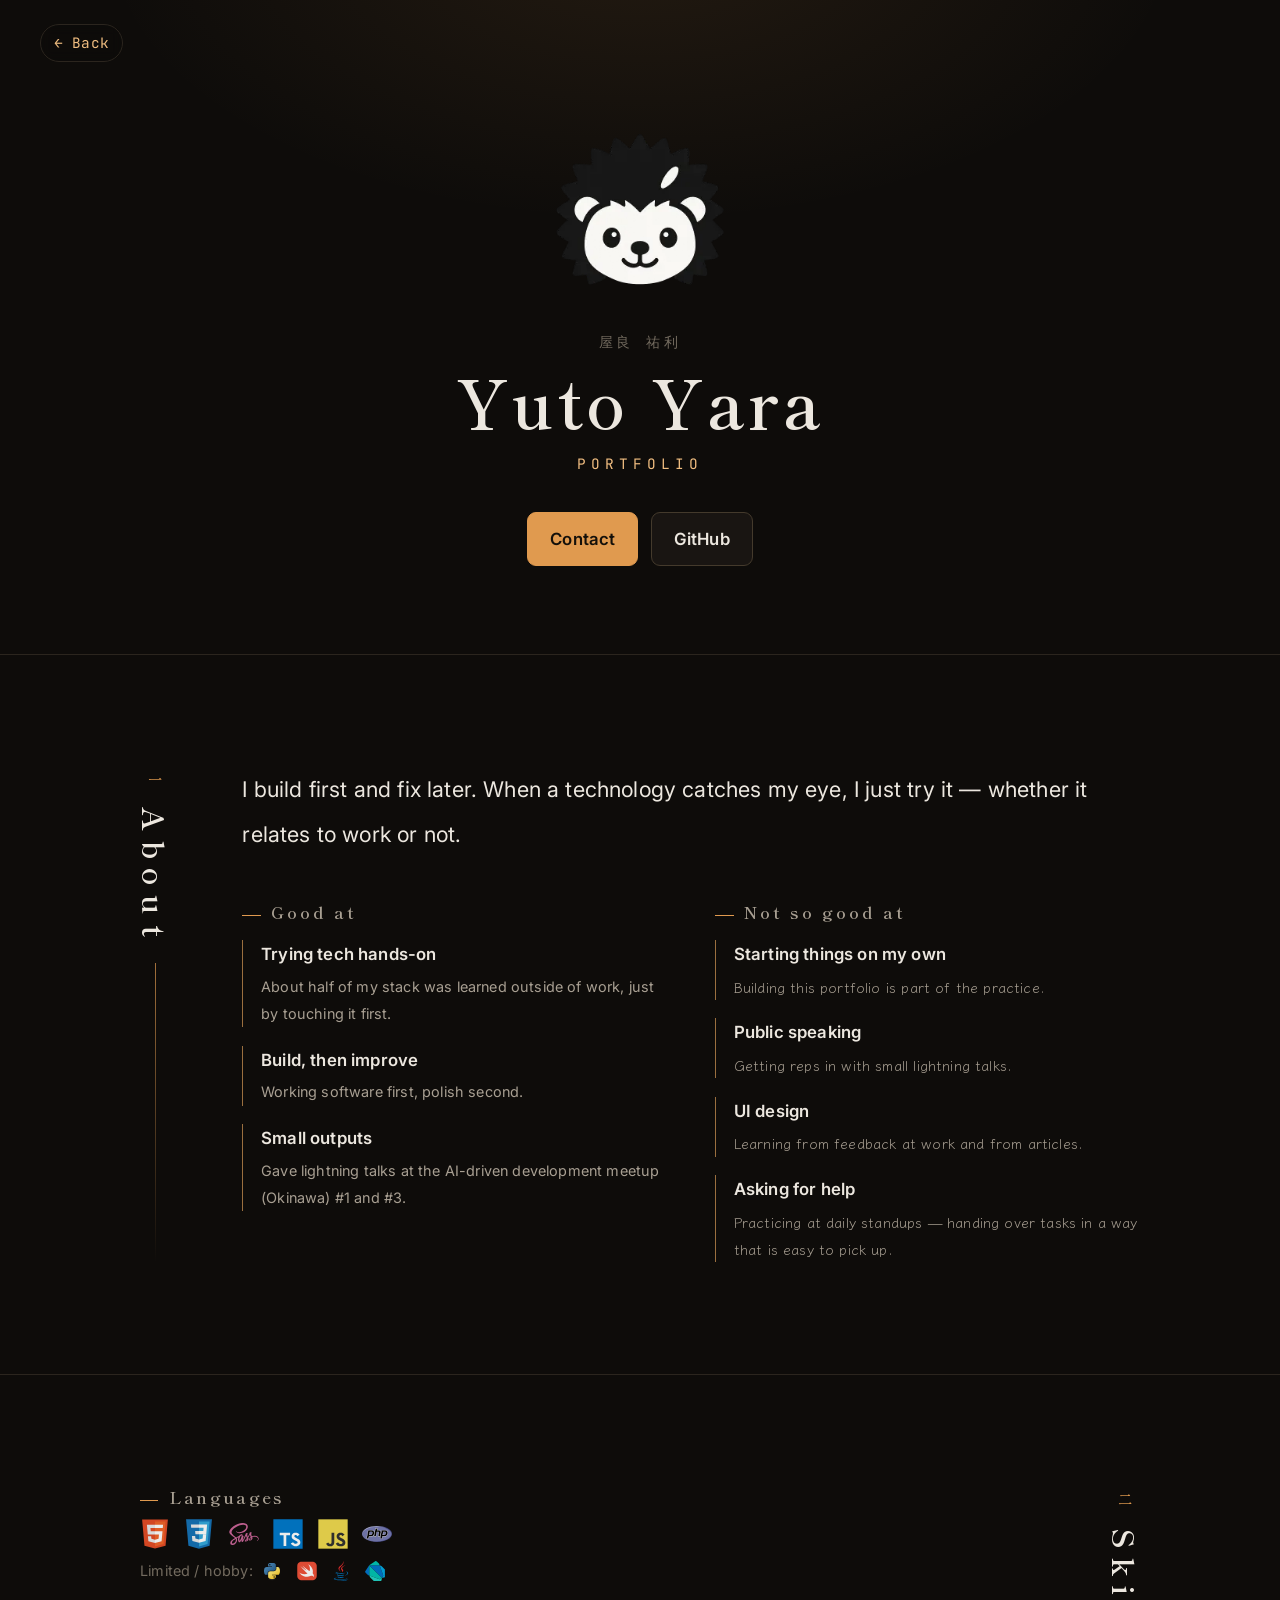
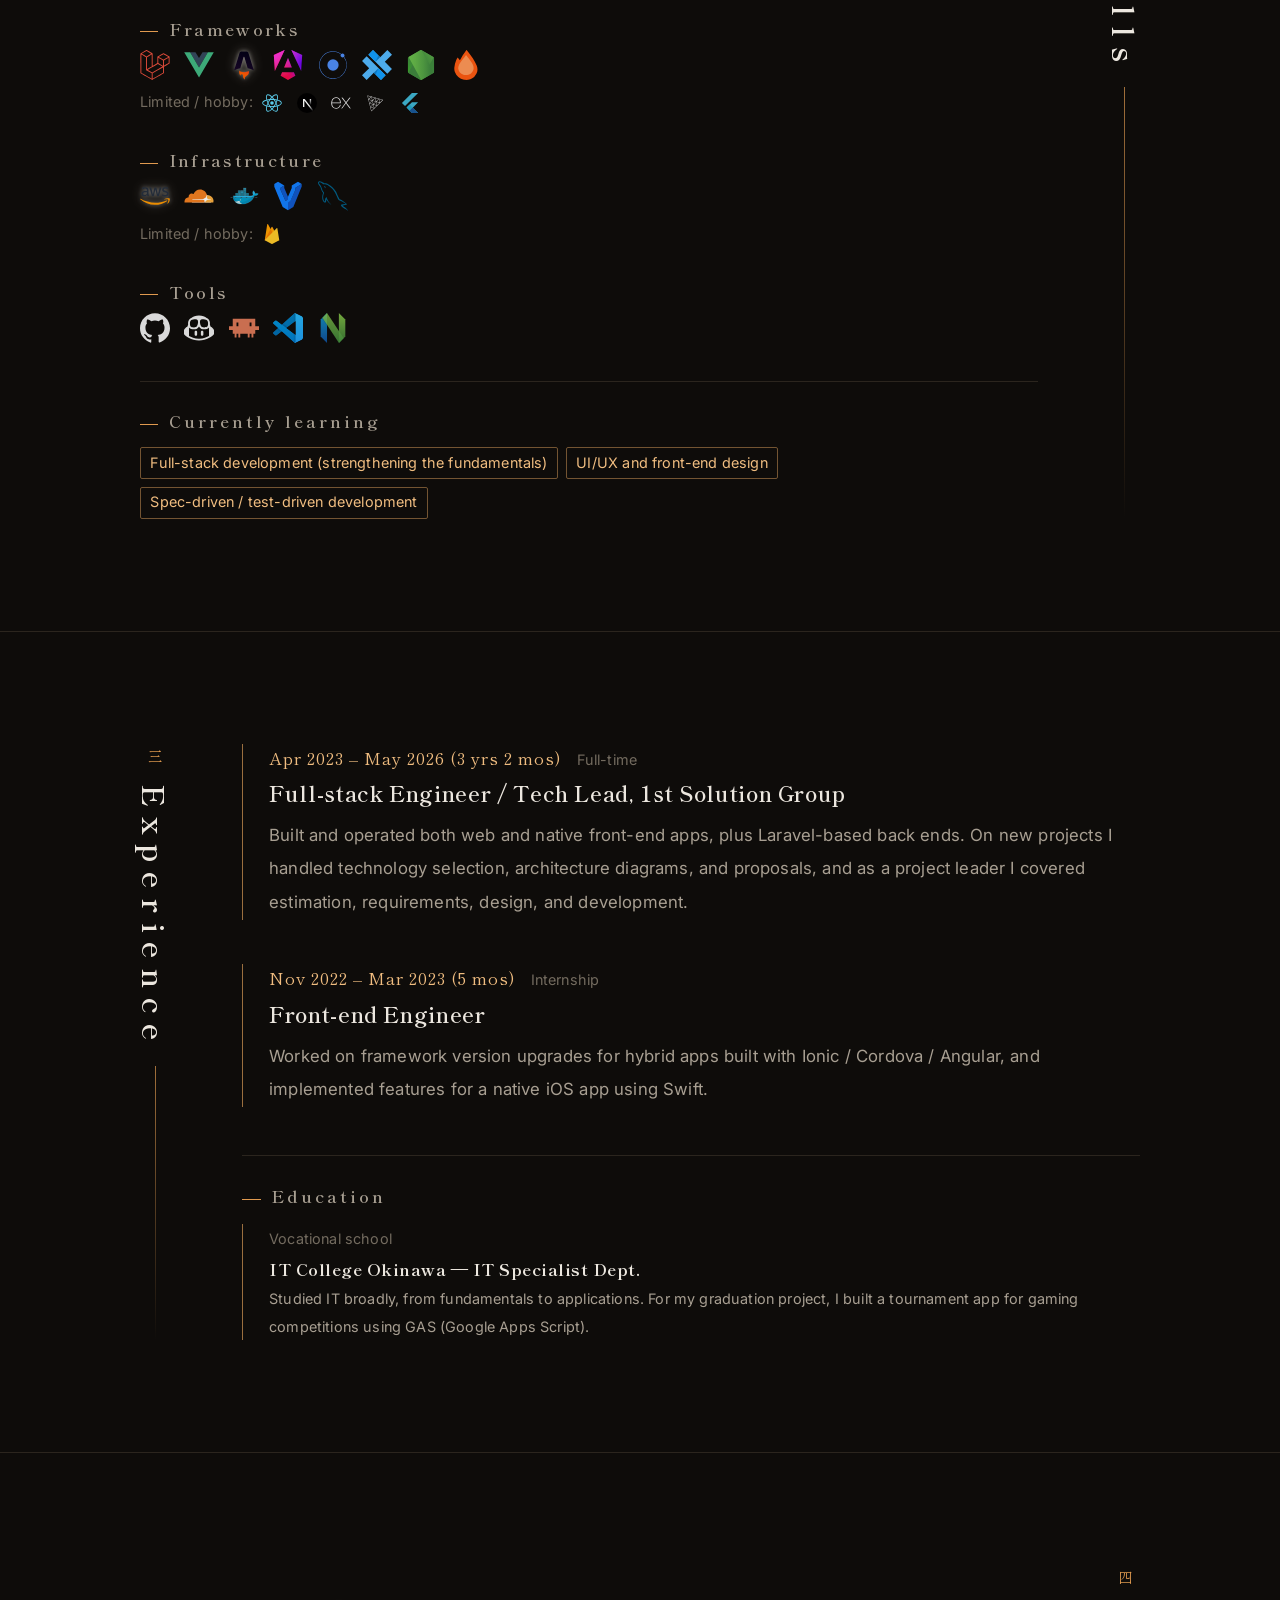
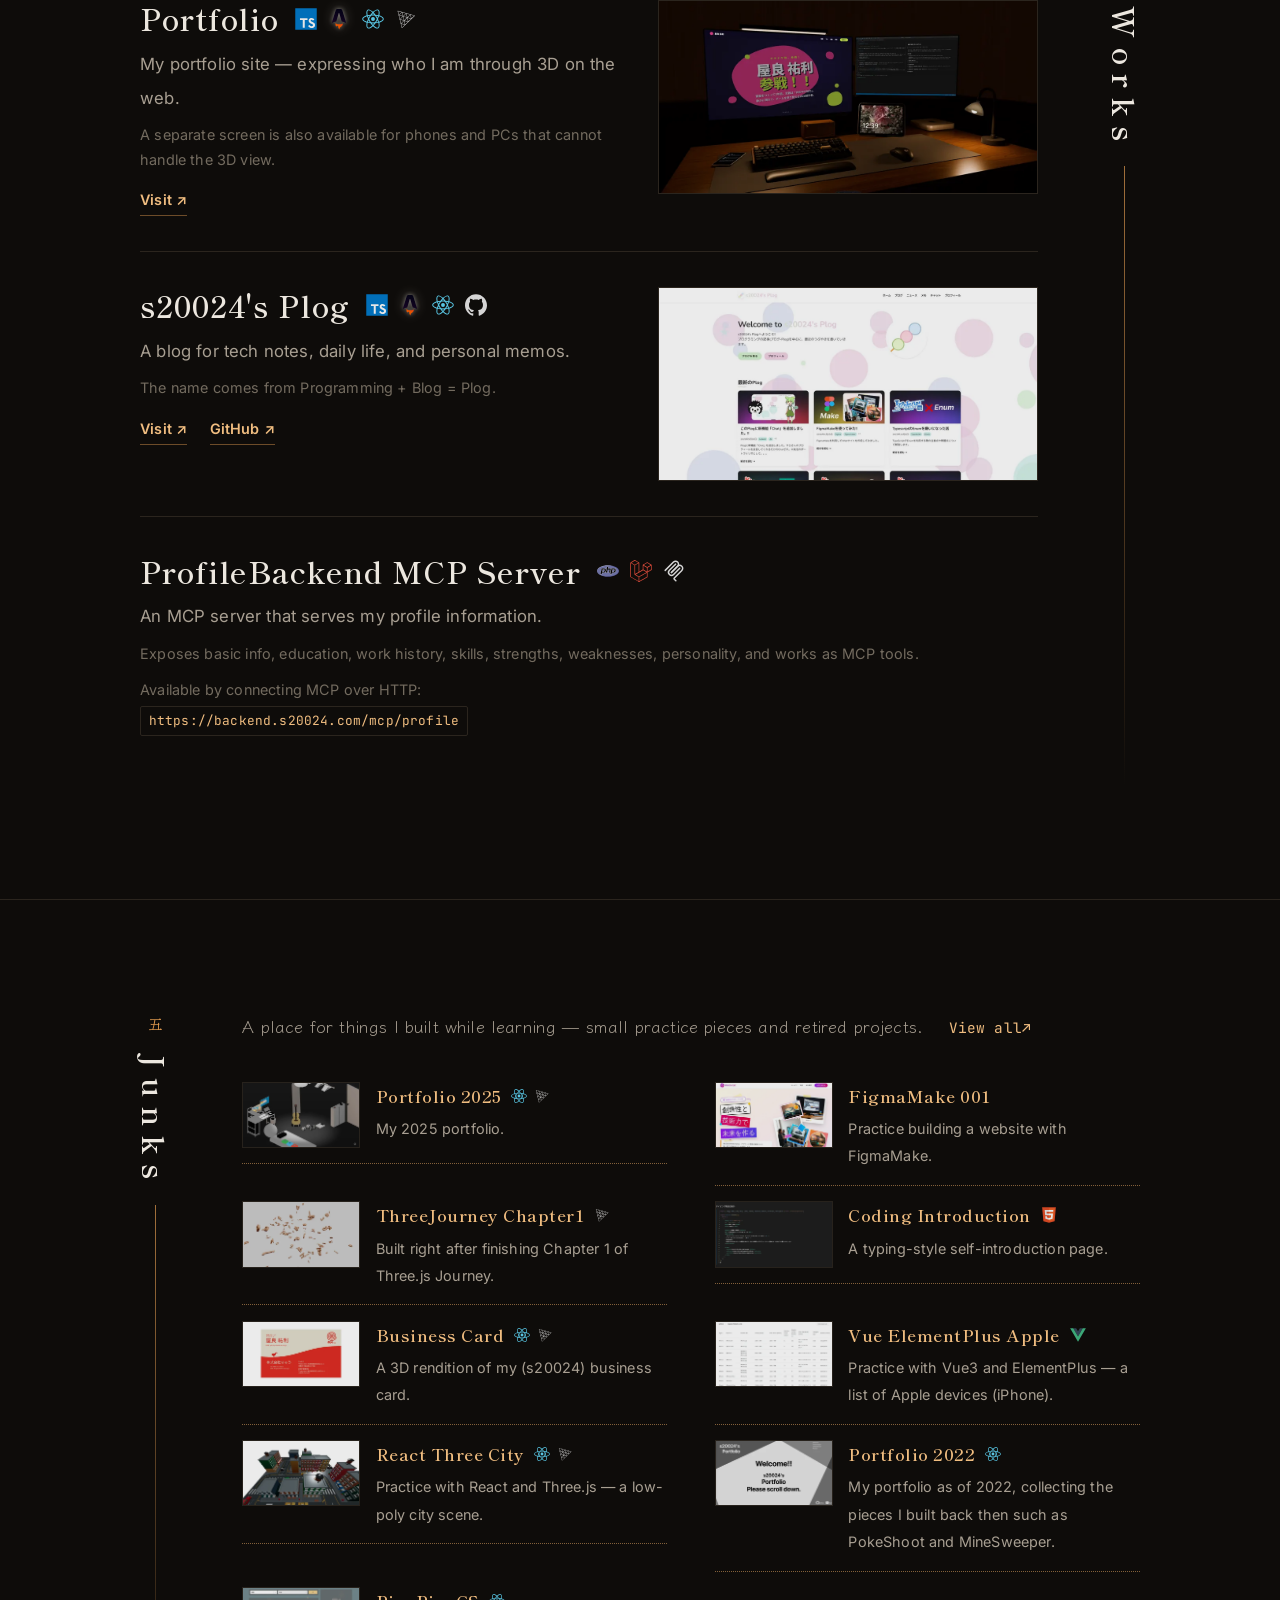
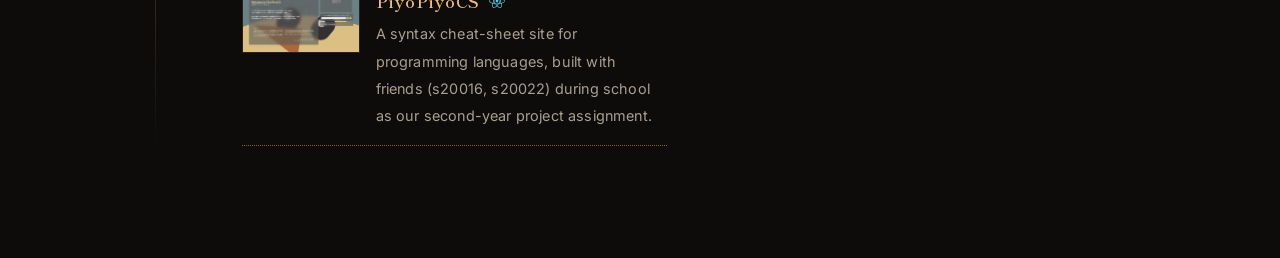
<file: en/light/index.html>
<!DOCTYPE html><html lang="en"><head><meta charset="utf-8"><meta name="viewport" content="width=device-width, initial-scale=1"><link rel="icon" type="image/x-icon" href="/favicon.ico"><meta name="generator" content="Astro v7.0.4"><script>(function(){const GA_MEASUREMENT_ID = "G-TSTMLZY6LG";

  window.dataLayer = window.dataLayer || [];
  function gtag() {
    dataLayer.push(arguments);
  }
  gtag('js', new Date());
  gtag('config', GA_MEASUREMENT_ID);
})();</script><script async src="https://www.googletagmanager.com/gtag/js?id=G-TSTMLZY6LG"></script><link rel="preconnect" href="https://fonts.googleapis.com"><link rel="preconnect" href="https://fonts.gstatic.com" crossorigin><link rel="stylesheet" href="https://fonts.googleapis.com/css2?family=Inter:wght@400;500;600;700&family=JetBrains+Mono:wght@400;600&family=Noto+Sans+JP:wght@400;500;700;900&family=Klee+One:wght@400;600&family=Shippori+Mincho:wght@500;600;700&display=swap"><title>Yuto Yara｜Portfolio</title><meta name="description" content="A front-end engineer with 3 years of professional experience. Centered on Vue and Laravel, I've worked across the stack — front end, back end, and infrastructure proposals. I dive into any technology that catches my interest, even outside of work."><link rel="canonical" href="https://portfolio.s20024.com/en/light/"><link rel="alternate" hreflang="ja" href="https://portfolio.s20024.com/light/"><link rel="alternate" hreflang="en" href="https://portfolio.s20024.com/en/light/"><link rel="alternate" hreflang="x-default" href="https://portfolio.s20024.com/light/"><meta property="og:type" content="website"><meta property="og:title" content="Yuto Yara｜Portfolio"><meta property="og:description" content="A front-end engineer with 3 years of professional experience. Centered on Vue and Laravel, I've worked across the stack — front end, back end, and infrastructure proposals. I dive into any technology that catches my interest, even outside of work."><meta property="og:url" content="https://portfolio.s20024.com/en/light/"><meta property="og:locale" content="en_US"><meta property="og:locale:alternate" content="ja_JP"><meta name="twitter:card" content="summary_large_image"><script type="application/ld+json">{"@context":"https://schema.org","@type":"Person","name":"Yuto Yara","alternateName":"屋良 祐利","jobTitle":"Frontend / Fullstack Engineer","description":"A front-end engineer with 3 years of professional experience. Centered on Vue and Laravel, I've worked across the stack — front end, back end, and infrastructure proposals. I dive into any technology that catches my interest, even outside of work.","url":"https://portfolio.s20024.com/en/light/","sameAs":["https://github.com/s20024"],"knowsAbout":["Web back-end development","Cloud infrastructure","AI / LLM tooling"]}</script><link rel="stylesheet" href="/_astro/Layout.CjSPL-6r.css"><link rel="stylesheet" href="/_astro/light.DOPMoVwW.css"></head><body><a class="_back-link_1diqj_1" href="/en/">← <!-- -->Back</a><header class="_hero_thza8_1"><div class="container _hero__inner_thza8_11"><img class="_hero__icon_thza8_19" src="/images/profile@256.webp" srcSet="/images/profile@256.webp 256w, /images/profile@512.webp 512w" sizes="(min-width: 768px) 200px, 150px" alt="" width="150" height="150"/><h1 class="_hero__name_thza8_32"><span class="_hero__kana_thza8_40">屋良 祐利</span>Yuto Yara</h1><p class="_hero__kicker_thza8_50" aria-hidden="true">PORTFOLIO</p><div class="_hero__cta_thza8_58"><a class="btn btn--primary" href="mailto:s20024@std.it-college.ac.jp">Contact</a><a class="btn" href="https://github.com/s20024" target="_blank" rel="noopener noreferrer">GitHub</a></div></div></header><main><section class="section" id="about"><div class="container section__cols"><div class="section__head"><span class="section__index" aria-hidden="true">一</span><h2 class="section__title">About</h2></div><div class="_about_18kgs_1"><p class="_about__summary_18kgs_7">I build first and fix later. When a technology catches my eye, I just try it — whether it relates to work or not.</p><div class="_about__cols_18kgs_13"><div><h3 class="_about__subtitle_18kgs_19 minihead">Good at</h3><ul class="_about__list_18kgs_28"><li><span class="_about__item-title_18kgs_45">Trying tech hands-on</span><span class="_about__item-note_18kgs_49 muted">About half of my stack was learned outside of work, just by touching it first.</span></li><li><span class="_about__item-title_18kgs_45">Build, then improve</span><span class="_about__item-note_18kgs_49 muted">Working software first, polish second.</span></li><li><span class="_about__item-title_18kgs_45">Small outputs</span><span class="_about__item-note_18kgs_49 muted">Gave lightning talks at the AI-driven development meetup (Okinawa) #1 and #3.</span></li></ul></div><div><h3 class="_about__subtitle_18kgs_19 minihead">Not so good at</h3><ul class="_about__list_18kgs_28"><li><span class="_about__item-title_18kgs_45">Starting things on my own</span><span class="_about__item-note_18kgs_49 _about__item-note--hand_18kgs_55 muted">Building this portfolio is part of the practice.</span></li><li><span class="_about__item-title_18kgs_45">Public speaking</span><span class="_about__item-note_18kgs_49 _about__item-note--hand_18kgs_55 muted">Getting reps in with small lightning talks.</span></li><li><span class="_about__item-title_18kgs_45">UI design</span><span class="_about__item-note_18kgs_49 _about__item-note--hand_18kgs_55 muted">Learning from feedback at work and from articles.</span></li><li><span class="_about__item-title_18kgs_45">Asking for help</span><span class="_about__item-note_18kgs_49 _about__item-note--hand_18kgs_55 muted">Practicing at daily standups — handing over tasks in a way that is easy to pick up.</span></li></ul></div></div></div></div></section><section class="section" id="skills"><div class="container section__cols"><div class="section__head"><span class="section__index" aria-hidden="true">二</span><h2 class="section__title">Skills</h2></div><div><div class="_skills__groups_jges5_2"><div><h3 class="_skills__label_jges5_8 minihead">Languages</h3><ul class="_skills__icons_jges5_17" aria-label="Languages"><li><img class="_skills__icon_jges5_17" src="/images/tech/html.svg" alt="HTML5" title="HTML5" loading="lazy" width="30" height="30"/></li><li><img class="_skills__icon_jges5_17" src="/images/tech/css.svg" alt="CSS3" title="CSS3" loading="lazy" width="30" height="30"/></li><li><img class="_skills__icon_jges5_17" src="/images/tech/sass.svg" alt="Sass / SCSS" title="Sass / SCSS" loading="lazy" width="30" height="30"/></li><li><img class="_skills__icon_jges5_17" src="/images/tech/typescript.svg" alt="TypeScript" title="TypeScript" loading="lazy" width="30" height="30"/></li><li><img class="_skills__icon_jges5_17" src="/images/tech/javascript.svg" alt="JavaScript" title="JavaScript" loading="lazy" width="30" height="30"/></li><li><img class="_skills__icon_jges5_17" src="/images/tech/php.svg" alt="PHP" title="PHP" loading="lazy" width="30" height="30"/></li></ul><div class="_skills__casual_jges5_47"><span class="_skills__casual-label_jges5_55">Limited / hobby:</span><ul class="_skills__icons_jges5_17 _skills__icons--casual_jges5_34"><li><img class="_skills__icon_jges5_17" src="/images/tech/python.svg" alt="Python" title="Python" loading="lazy" width="20" height="20"/></li><li><img class="_skills__icon_jges5_17" src="/images/tech/swift.svg" alt="Swift" title="Swift" loading="lazy" width="20" height="20"/></li><li><img class="_skills__icon_jges5_17" src="/images/tech/java.svg" alt="Java" title="Java" loading="lazy" width="20" height="20"/></li><li><img class="_skills__icon_jges5_17" src="/images/tech/dart.svg" alt="Dart" title="Dart" loading="lazy" width="20" height="20"/></li></ul></div></div><div><h3 class="_skills__label_jges5_8 minihead">Frameworks</h3><ul class="_skills__icons_jges5_17" aria-label="Frameworks"><li><img class="_skills__icon_jges5_17" src="/images/tech/laravel.svg" alt="Laravel" title="Laravel" loading="lazy" width="30" height="30"/></li><li><img class="_skills__icon_jges5_17" src="/images/tech/vue.svg" alt="Vue.js" title="Vue.js" loading="lazy" width="30" height="30"/></li><li><img class="_skills__icon_jges5_17 _is-dim_jges5_43" src="/images/tech/astro.svg" alt="Astro" title="Astro" loading="lazy" width="30" height="30"/></li><li><img class="_skills__icon_jges5_17" src="/images/tech/angular.svg" alt="Angular" title="Angular" loading="lazy" width="30" height="30"/></li><li><img class="_skills__icon_jges5_17" src="/images/tech/ionic.svg" alt="Ionic" title="Ionic" loading="lazy" width="30" height="30"/></li><li><img class="_skills__icon_jges5_17" src="/images/tech/capacitor.svg" alt="Capacitor" title="Capacitor" loading="lazy" width="30" height="30"/></li><li><img class="_skills__icon_jges5_17" src="/images/tech/nodejs.svg" alt="Node.js" title="Node.js" loading="lazy" width="30" height="30"/></li><li><img class="_skills__icon_jges5_17" src="/images/tech/hono.svg" alt="Hono" title="Hono" loading="lazy" width="30" height="30"/></li></ul><div class="_skills__casual_jges5_47"><span class="_skills__casual-label_jges5_55">Limited / hobby:</span><ul class="_skills__icons_jges5_17 _skills__icons--casual_jges5_34"><li><img class="_skills__icon_jges5_17" src="/images/tech/react.svg" alt="React" title="React" loading="lazy" width="20" height="20"/></li><li><img class="_skills__icon_jges5_17" src="/images/tech/nextjs.svg" alt="Next.js" title="Next.js" loading="lazy" width="20" height="20"/></li><li><img class="_skills__icon_jges5_17 _is-dark_jges5_39" src="/images/tech/express.svg" alt="Express" title="Express" loading="lazy" width="20" height="20"/></li><li><img class="_skills__icon_jges5_17 _is-dark_jges5_39" src="/images/tech/threejs.svg" alt="Three.js" title="Three.js" loading="lazy" width="20" height="20"/></li><li><img class="_skills__icon_jges5_17" src="/images/tech/flutter.svg" alt="Flutter" title="Flutter" loading="lazy" width="20" height="20"/></li></ul></div></div><div><h3 class="_skills__label_jges5_8 minihead">Infrastructure</h3><ul class="_skills__icons_jges5_17" aria-label="Infrastructure"><li><img class="_skills__icon_jges5_17 _is-dim_jges5_43" src="/images/tech/aws.svg" alt="AWS" title="AWS" loading="lazy" width="30" height="30"/></li><li><img class="_skills__icon_jges5_17" src="/images/tech/cloudflare.svg" alt="Cloudflare" title="Cloudflare" loading="lazy" width="30" height="30"/></li><li><img class="_skills__icon_jges5_17" src="/images/tech/docker.svg" alt="Docker" title="Docker" loading="lazy" width="30" height="30"/></li><li><img class="_skills__icon_jges5_17" src="/images/tech/vagrant.svg" alt="Vagrant" title="Vagrant" loading="lazy" width="30" height="30"/></li><li><img class="_skills__icon_jges5_17" src="/images/tech/mysql.svg" alt="MySQL" title="MySQL" loading="lazy" width="30" height="30"/></li></ul><div class="_skills__casual_jges5_47"><span class="_skills__casual-label_jges5_55">Limited / hobby:</span><ul class="_skills__icons_jges5_17 _skills__icons--casual_jges5_34"><li><img class="_skills__icon_jges5_17" src="/images/tech/firebase.svg" alt="Firebase" title="Firebase" loading="lazy" width="20" height="20"/></li></ul></div></div><div><h3 class="_skills__label_jges5_8 minihead">Tools</h3><ul class="_skills__icons_jges5_17" aria-label="Tools"><li><img class="_skills__icon_jges5_17 _is-dark_jges5_39" src="/images/tech/github.svg" alt="Git / GitHub" title="Git / GitHub" loading="lazy" width="30" height="30"/></li><li><img class="_skills__icon_jges5_17 _is-dark_jges5_39" src="/images/tech/copilot.svg" alt="GitHub Copilot" title="GitHub Copilot" loading="lazy" width="30" height="30"/></li><li><img class="_skills__icon_jges5_17" src="/images/tech/claude-code.svg" alt="Claude Code" title="Claude Code" loading="lazy" width="30" height="30"/></li><li><img class="_skills__icon_jges5_17" src="/images/tech/vscode.svg" alt="VS Code" title="VS Code" loading="lazy" width="30" height="30"/></li><li><img class="_skills__icon_jges5_17" src="/images/tech/neovim.svg" alt="Neovim" title="Neovim" loading="lazy" width="30" height="30"/></li></ul></div></div><div class="_skills__learning_jges5_60"><h3 class="_skills__learning-title_jges5_66 minihead">Currently learning</h3><ul class="_skills__learning-list_jges5_75"><li class="tag">Full-stack development (strengthening the fundamentals)</li><li class="tag">UI/UX and front-end design</li><li class="tag">Spec-driven / test-driven development</li></ul></div></div></div></section><section class="section" id="experience"><div class="container section__cols"><div class="section__head"><span class="section__index" aria-hidden="true">三</span><h2 class="section__title">Experience</h2></div><div><ol class="_timeline_d3nd3_1"><li class="_timeline__item_d3nd3_11"><div class="_timeline__meta_d3nd3_16"><span class="_timeline__period_d3nd3_23">Apr 2023 – May 2026 (3 yrs 2 mos)</span><span class="_timeline__type_d3nd3_30">Full-time</span></div><h3 class="_timeline__role_d3nd3_35">Full-stack Engineer / Tech Lead, 1st Solution Group</h3><p class="_timeline__desc_d3nd3_43 muted">Built and operated both web and native front-end apps, plus Laravel-based back ends. On new projects I handled technology selection, architecture diagrams, and proposals, and as a project leader I covered estimation, requirements, design, and development.</p></li><li class="_timeline__item_d3nd3_11"><div class="_timeline__meta_d3nd3_16"><span class="_timeline__period_d3nd3_23">Nov 2022 – Mar 2023 (5 mos)</span><span class="_timeline__type_d3nd3_30">Internship</span></div><h3 class="_timeline__role_d3nd3_35">Front-end Engineer</h3><p class="_timeline__desc_d3nd3_43 muted">Worked on framework version upgrades for hybrid apps built with Ionic / Cordova / Angular, and implemented features for a native iOS app using Swift.</p></li></ol><div class="_education_d3nd3_48"><h3 class="_education__title_d3nd3_54 minihead">Education</h3><div class="_education__item_d3nd3_63"><span class="_education__type_d3nd3_68">Vocational school</span><h4 class="_education__name_d3nd3_73">IT College Okinawa — IT Specialist Dept.</h4><p class="muted _education__desc_d3nd3_80">Studied IT broadly, from fundamentals to applications. For my graduation project, I built a tournament app for gaming competitions using GAS (Google Apps Script).</p></div></div></div></div></section><section class="section" id="works"><div class="container section__cols"><div class="section__head"><span class="section__index" aria-hidden="true">四</span><h2 class="section__title">Works</h2></div><div class="_works_1uddo_1"><article class="_work_1uddo_1 _work--imaged_1uddo_16"><div><div class="_work__title_1uddo_52"><h3 class="_work__name_1uddo_59">Portfolio</h3><ul class="_work__tech_1uddo_101" aria-label="Technologies"><li><img class="_work__tech-icon_1uddo_110" src="/images/tech/typescript.svg" alt="TypeScript" title="TypeScript" loading="lazy" width="22" height="22"/></li><li><img class="_work__tech-icon_1uddo_110 _is-dim_1uddo_123" src="/images/tech/astro.svg" alt="Astro" title="Astro" loading="lazy" width="22" height="22"/></li><li><img class="_work__tech-icon_1uddo_110" src="/images/tech/react.svg" alt="React" title="React" loading="lazy" width="22" height="22"/></li><li><img class="_work__tech-icon_1uddo_110 _is-dark_1uddo_118" src="/images/tech/threejs.svg" alt="Three.js" title="Three.js" loading="lazy" width="22" height="22"/></li></ul></div><p class="_work__desc_1uddo_66 muted">My portfolio site — expressing who I am through 3D on the web.</p><p class="_work__note_1uddo_71">A separate screen is also available for phones and PCs that cannot handle the 3D view.</p><div class="_work__links_1uddo_127"><a class="_work__link_1uddo_127" href="https://portfolio.s20024.com" target="_blank" rel="noopener noreferrer">Visit<!-- --> <span aria-hidden="true">↗</span></a></div></div><a class="_work__media_1uddo_23" href="https://portfolio.s20024.com" target="_blank" rel="noopener noreferrer" tabindex="-1"><img class="_work__shot_1uddo_28" src="/images/products/portfolio.webp" alt="Portfolio" loading="lazy" width="960" height="488"/></a></article><article class="_work_1uddo_1 _work--imaged_1uddo_16"><div><div class="_work__title_1uddo_52"><h3 class="_work__name_1uddo_59">s20024&#x27;s Plog</h3><ul class="_work__tech_1uddo_101" aria-label="Technologies"><li><img class="_work__tech-icon_1uddo_110" src="/images/tech/typescript.svg" alt="TypeScript" title="TypeScript" loading="lazy" width="22" height="22"/></li><li><img class="_work__tech-icon_1uddo_110 _is-dim_1uddo_123" src="/images/tech/astro.svg" alt="Astro" title="Astro" loading="lazy" width="22" height="22"/></li><li><img class="_work__tech-icon_1uddo_110" src="/images/tech/react.svg" alt="React" title="React" loading="lazy" width="22" height="22"/></li><li><img class="_work__tech-icon_1uddo_110 _is-dark_1uddo_118" src="/images/tech/github.svg" alt="GitHub Pages" title="GitHub Pages" loading="lazy" width="22" height="22"/></li></ul></div><p class="_work__desc_1uddo_66 muted">A blog for tech notes, daily life, and personal memos.</p><p class="_work__note_1uddo_71">The name comes from Programming + Blog = Plog.</p><div class="_work__links_1uddo_127"><a class="_work__link_1uddo_127" href="https://plog.s20024.com" target="_blank" rel="noopener noreferrer">Visit<!-- --> <span aria-hidden="true">↗</span></a><a class="_work__link_1uddo_127" href="https://github.com/s20024/Plog" target="_blank" rel="noopener noreferrer">GitHub <span aria-hidden="true">↗</span></a></div></div><a class="_work__media_1uddo_23" href="https://plog.s20024.com" target="_blank" rel="noopener noreferrer" tabindex="-1"><img class="_work__shot_1uddo_28" src="/images/products/plog.webp" alt="s20024&#x27;s Plog" loading="lazy" width="960" height="488"/></a></article><article class="_work_1uddo_1"><div><div class="_work__title_1uddo_52"><h3 class="_work__name_1uddo_59">ProfileBackend MCP Server</h3><ul class="_work__tech_1uddo_101" aria-label="Technologies"><li><img class="_work__tech-icon_1uddo_110" src="/images/tech/php.svg" alt="PHP" title="PHP" loading="lazy" width="22" height="22"/></li><li><img class="_work__tech-icon_1uddo_110" src="/images/tech/laravel.svg" alt="Laravel" title="Laravel" loading="lazy" width="22" height="22"/></li><li><img class="_work__tech-icon_1uddo_110 _is-dark_1uddo_118" src="/images/tech/mcp.svg" alt="MCP" title="MCP" loading="lazy" width="22" height="22"/></li></ul></div><p class="_work__desc_1uddo_66 muted">An MCP server that serves my profile information.</p><p class="_work__note_1uddo_71">Exposes basic info, education, work history, skills, strengths, weaknesses, personality, and works as MCP tools.</p><p class="_work__endpoint_1uddo_78">Available by connecting MCP over HTTP:<code class="_work__endpoint-url_1uddo_88">https://backend.s20024.com/mcp/profile</code></p><div class="_work__links_1uddo_127"></div></div></article></div></div></section><section class="section" id="junks"><div class="container section__cols"><div class="section__head"><span class="section__index" aria-hidden="true">五</span><h2 class="section__title">Junks</h2></div><div><div class="_junks__intro_1v7ve_1"><p class="_junks__lead_1v7ve_10">A place for things I built while learning — small practice pieces and retired projects.</p><a class="_junks__repo_1v7ve_15" href="https://s20024.github.io/Junks/" target="_blank" rel="noopener noreferrer">View all<span aria-hidden="true">↗</span></a></div><ul class="_junks__list_1v7ve_26"><li><a class="_junk_1v7ve_1 _junk--imaged_1v7ve_45" href="https://s20024.github.io/Junks/portfolio-2025/" target="_blank" rel="noopener noreferrer"><img class="_junk__thumb_1v7ve_52" src="/images/junks/portfolio-2025.webp" alt="" loading="lazy" width="480" height="270"/><span class="_junk__text_1v7ve_66"><span class="_junk__title_1v7ve_91"><span class="_junk__name_1v7ve_72">Portfolio 2025</span><span class="_junk__tech_1v7ve_98" aria-label="Technologies"><img class="_junk__tech-icon_1v7ve_105" src="/images/tech/react.svg" alt="React" title="React" loading="lazy" width="16" height="16"/><img class="_junk__tech-icon_1v7ve_105 _is-dark_1v7ve_112" src="/images/tech/threejs.svg" alt="Three.js" title="Three.js" loading="lazy" width="16" height="16"/></span></span><span class="_junk__desc_1v7ve_85 muted">My 2025 portfolio.</span></span></a></li><li><a class="_junk_1v7ve_1 _junk--imaged_1v7ve_45" href="https://s20024.github.io/Junks/figmamake-001/" target="_blank" rel="noopener noreferrer"><img class="_junk__thumb_1v7ve_52" src="/images/junks/figmamake-001.webp" alt="" loading="lazy" width="480" height="270"/><span class="_junk__text_1v7ve_66"><span class="_junk__title_1v7ve_91"><span class="_junk__name_1v7ve_72">FigmaMake 001</span><span class="_junk__tech_1v7ve_98" aria-label="Technologies"></span></span><span class="_junk__desc_1v7ve_85 muted">Practice building a website with FigmaMake.</span></span></a></li><li><a class="_junk_1v7ve_1 _junk--imaged_1v7ve_45" href="https://s20024.github.io/Junks/three-journy-chapter1/" target="_blank" rel="noopener noreferrer"><img class="_junk__thumb_1v7ve_52" src="/images/junks/three-journy-chapter1.webp" alt="" loading="lazy" width="480" height="270"/><span class="_junk__text_1v7ve_66"><span class="_junk__title_1v7ve_91"><span class="_junk__name_1v7ve_72">ThreeJourney Chapter1</span><span class="_junk__tech_1v7ve_98" aria-label="Technologies"><img class="_junk__tech-icon_1v7ve_105 _is-dark_1v7ve_112" src="/images/tech/threejs.svg" alt="Three.js" title="Three.js" loading="lazy" width="16" height="16"/></span></span><span class="_junk__desc_1v7ve_85 muted">Built right after finishing Chapter 1 of Three.js Journey.</span></span></a></li><li><a class="_junk_1v7ve_1 _junk--imaged_1v7ve_45" href="https://s20024.github.io/Junks/coding-introduction/" target="_blank" rel="noopener noreferrer"><img class="_junk__thumb_1v7ve_52" src="/images/junks/coding-introduction.webp" alt="" loading="lazy" width="480" height="270"/><span class="_junk__text_1v7ve_66"><span class="_junk__title_1v7ve_91"><span class="_junk__name_1v7ve_72">Coding Introduction</span><span class="_junk__tech_1v7ve_98" aria-label="Technologies"><img class="_junk__tech-icon_1v7ve_105" src="/images/tech/html.svg" alt="HTML" title="HTML" loading="lazy" width="16" height="16"/></span></span><span class="_junk__desc_1v7ve_85 muted">A typing-style self-introduction page.</span></span></a></li><li><a class="_junk_1v7ve_1 _junk--imaged_1v7ve_45" href="https://s20024.github.io/Junks/business-card/" target="_blank" rel="noopener noreferrer"><img class="_junk__thumb_1v7ve_52" src="/images/junks/business-card.webp" alt="" loading="lazy" width="480" height="270"/><span class="_junk__text_1v7ve_66"><span class="_junk__title_1v7ve_91"><span class="_junk__name_1v7ve_72">Business Card</span><span class="_junk__tech_1v7ve_98" aria-label="Technologies"><img class="_junk__tech-icon_1v7ve_105" src="/images/tech/react.svg" alt="React" title="React" loading="lazy" width="16" height="16"/><img class="_junk__tech-icon_1v7ve_105 _is-dark_1v7ve_112" src="/images/tech/threejs.svg" alt="Three.js" title="Three.js" loading="lazy" width="16" height="16"/></span></span><span class="_junk__desc_1v7ve_85 muted">A 3D rendition of my (s20024) business card.</span></span></a></li><li><a class="_junk_1v7ve_1 _junk--imaged_1v7ve_45" href="https://s20024.github.io/Junks/vue-element-apple/" target="_blank" rel="noopener noreferrer"><img class="_junk__thumb_1v7ve_52" src="/images/junks/vue-element-apple.webp" alt="" loading="lazy" width="480" height="270"/><span class="_junk__text_1v7ve_66"><span class="_junk__title_1v7ve_91"><span class="_junk__name_1v7ve_72">Vue ElementPlus Apple</span><span class="_junk__tech_1v7ve_98" aria-label="Technologies"><img class="_junk__tech-icon_1v7ve_105" src="/images/tech/vue.svg" alt="Vue3" title="Vue3" loading="lazy" width="16" height="16"/></span></span><span class="_junk__desc_1v7ve_85 muted">Practice with Vue3 and ElementPlus — a list of Apple devices (iPhone).</span></span></a></li><li><a class="_junk_1v7ve_1 _junk--imaged_1v7ve_45" href="https://s20024.github.io/Junks/react-three-city/" target="_blank" rel="noopener noreferrer"><img class="_junk__thumb_1v7ve_52" src="/images/junks/react-three-city.webp" alt="" loading="lazy" width="480" height="270"/><span class="_junk__text_1v7ve_66"><span class="_junk__title_1v7ve_91"><span class="_junk__name_1v7ve_72">React Three City</span><span class="_junk__tech_1v7ve_98" aria-label="Technologies"><img class="_junk__tech-icon_1v7ve_105" src="/images/tech/react.svg" alt="React" title="React" loading="lazy" width="16" height="16"/><img class="_junk__tech-icon_1v7ve_105 _is-dark_1v7ve_112" src="/images/tech/threejs.svg" alt="Three.js" title="Three.js" loading="lazy" width="16" height="16"/></span></span><span class="_junk__desc_1v7ve_85 muted">Practice with React and Three.js — a low-poly city scene.</span></span></a></li><li><a class="_junk_1v7ve_1 _junk--imaged_1v7ve_45" href="https://s20024.github.io/Junks/portfolio-2022/" target="_blank" rel="noopener noreferrer"><img class="_junk__thumb_1v7ve_52" src="/images/junks/portfolio-2022.webp" alt="" loading="lazy" width="480" height="270"/><span class="_junk__text_1v7ve_66"><span class="_junk__title_1v7ve_91"><span class="_junk__name_1v7ve_72">Portfolio 2022</span><span class="_junk__tech_1v7ve_98" aria-label="Technologies"><img class="_junk__tech-icon_1v7ve_105" src="/images/tech/react.svg" alt="React" title="React" loading="lazy" width="16" height="16"/></span></span><span class="_junk__desc_1v7ve_85 muted">My portfolio as of 2022, collecting the pieces I built back then such as PokeShoot and MineSweeper.</span></span></a></li><li><a class="_junk_1v7ve_1 _junk--imaged_1v7ve_45" href="https://s20016.github.io/PiyoCS/" target="_blank" rel="noopener noreferrer"><img class="_junk__thumb_1v7ve_52" src="/images/junks/piyocs.webp" alt="" loading="lazy" width="480" height="270"/><span class="_junk__text_1v7ve_66"><span class="_junk__title_1v7ve_91"><span class="_junk__name_1v7ve_72">PiyoPiyoCS</span><span class="_junk__tech_1v7ve_98" aria-label="Technologies"><img class="_junk__tech-icon_1v7ve_105" src="/images/tech/react.svg" alt="React" title="React" loading="lazy" width="16" height="16"/></span></span><span class="_junk__desc_1v7ve_85 muted">A syntax cheat-sheet site for programming languages, built with friends (s20016, s20022) during school as our second-year project assignment.</span></span></a></li></ul></div></div></section></main></body></html>
</file>
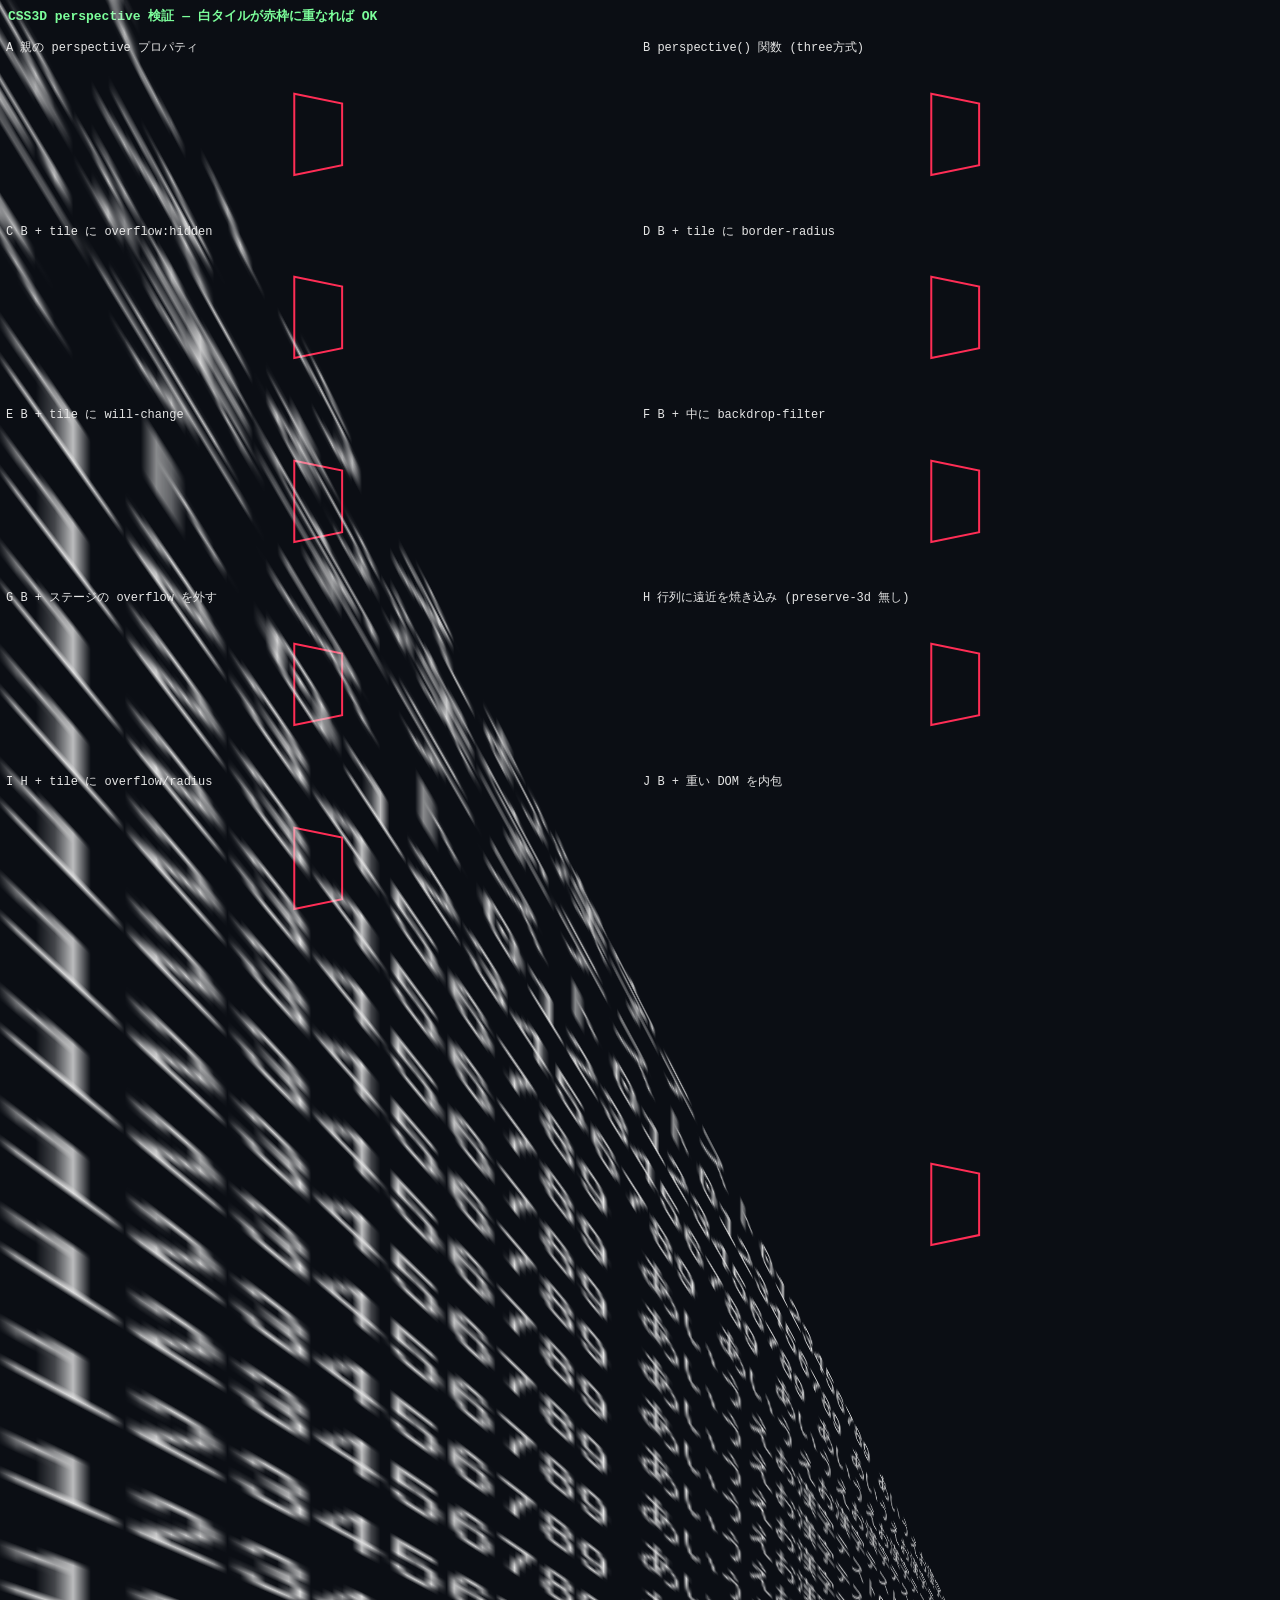
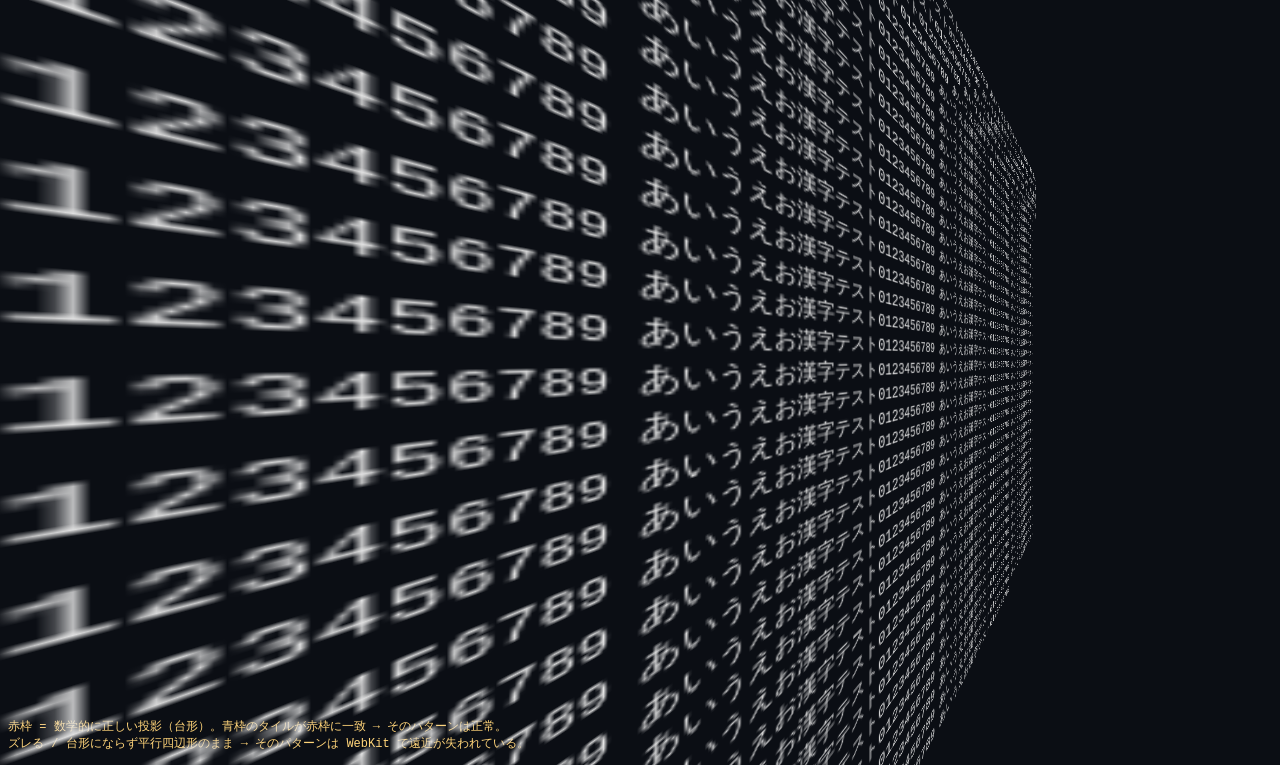
<file: test/css3d/index.html>
<!DOCTYPE html><html lang="ja" data-astro-cid-pjj5pbss><head><meta charset="utf-8"><meta name="viewport" content="width=device-width, initial-scale=1"><title>CSS3D perspective 検証</title><style>[data-astro-cid-pjj5pbss]{box-sizing:border-box}body{color:#e6e6e6;background:#0b0e14;margin:0;font:12px/1.4 ui-monospace,Menlo,monospace}h1[data-astro-cid-pjj5pbss]{color:#7cff9b;margin:8px;font-size:13px}.grid[data-astro-cid-pjj5pbss]{grid-template-columns:repeat(2,1fr);gap:6px;padding:6px;display:grid}.cell[data-astro-cid-pjj5pbss]{border:1px solid #2a2f3a;border-radius:4px;padding:3px}.label[data-astro-cid-pjj5pbss]{color:#7cff9b;min-height:24px;margin-bottom:2px;font-size:10px}.stage[data-astro-cid-pjj5pbss]{background:#11151f;width:100%;height:120px;position:relative;overflow:hidden}.stage[data-astro-cid-pjj5pbss].nohide{overflow:visible}.ref[data-astro-cid-pjj5pbss]{pointer-events:none;z-index:5;position:absolute;inset:0}.tile[data-astro-cid-pjj5pbss]{background:repeating-linear-gradient(90deg,#fff 0 8px,#444 8px 16px),repeating-linear-gradient(#0000 0 34px,#f0f 34px 36px);border:2px solid #00e5ff;width:100px;height:70px}.wrap[data-astro-cid-pjj5pbss]{width:0;height:0;position:absolute;top:50%;left:50%}.tile-pos[data-astro-cid-pjj5pbss]{position:absolute;top:-35px;left:-50px}.heavy[data-astro-cid-pjj5pbss]{color:#000;font-size:5px;overflow:hidden}.bf[data-astro-cid-pjj5pbss]{backdrop-filter:blur(3px);background:#ffffff26;position:absolute;inset:20% 10%}.verdict[data-astro-cid-pjj5pbss]{color:#ffd479;padding:6px 8px}
</style></head><body data-astro-cid-pjj5pbss><h1 data-astro-cid-pjj5pbss>CSS3D perspective 検証 — 白タイルが赤枠に重なれば OK</h1><div class="grid" id="grid" data-astro-cid-pjj5pbss></div><p class="verdict" data-astro-cid-pjj5pbss>赤枠 = 数学的に正しい投影（台形）。青枠のタイルが赤枠に一致 → そのパターンは正常。<br data-astro-cid-pjj5pbss>ズレる / 台形にならず平行四辺形のまま → そのパターンは WebKit で遠近が失われている。</p><script type="module">var e=320,t=62,n=100,r=70;function i(){let i=t*Math.PI/180;return[[-100/2,-70/2],[n/2,-70/2],[n/2,r/2],[-100/2,r/2]].map(([t,n])=>{let r=t*Math.cos(i),a=e/(e- -t*Math.sin(i));return[r*a,n*a]})}var a=[[`A 親の perspective プロパティ`,``,{perspective:`320px`},{},``],[`B perspective() 関数 (three方式)`,``,{transform:`perspective(${e}px)`,transformStyle:`preserve-3d`},{},``],[`C B + tile に overflow:hidden`,``,{transform:`perspective(${e}px)`,transformStyle:`preserve-3d`},{overflow:`hidden`},``],[`D B + tile に border-radius`,``,{transform:`perspective(${e}px)`,transformStyle:`preserve-3d`},{overflow:`hidden`,borderRadius:`12px`},``],[`E B + tile に will-change`,``,{transform:`perspective(${e}px)`,transformStyle:`preserve-3d`},{willChange:`transform`},``],[`F B + 中に backdrop-filter`,``,{transform:`perspective(${e}px)`,transformStyle:`preserve-3d`},{},`<div class="bf"></div>`],[`G B + ステージの overflow を外す`,`nohide`,{transform:`perspective(${e}px)`,transformStyle:`preserve-3d`},{},``],[`H 行列に遠近を焼き込み (preserve-3d 無し)`,``,null,{},``],[`I H + tile に overflow/radius`,``,null,{overflow:`hidden`,borderRadius:`12px`},``],[`J B + 重い DOM を内包`,``,{transform:`perspective(${e}px)`,transformStyle:`preserve-3d`},{},`<div class="heavy">`+`あいうえお漢字テスト0123456789 `.repeat(120)+`</div>`]];function o(){let n=t*Math.PI/180,r=Math.cos(n),i=Math.sin(n);return`matrix3d(${r},0,${-i},${i/e}, 0,1,0,0, ${i},0,${r},${-r/e}, 0,0,0,1)`}var s=document.getElementById(`grid`),c=i();for(let[e,n,r,i,l]of a){let a=document.createElement(`div`);a.className=`cell`;let u=document.createElement(`div`);u.className=`label`,u.textContent=e,a.appendChild(u);let d=document.createElement(`div`);d.className=`stage `+n,a.appendChild(d),s.appendChild(a);let f=document.createElementNS(`http://www.w3.org/2000/svg`,`svg`);f.setAttribute(`class`,`ref`);let p=document.createElementNS(`http://www.w3.org/2000/svg`,`polygon`);p.setAttribute(`fill`,`none`),p.setAttribute(`stroke`,`#ff2d55`),p.setAttribute(`stroke-width`,`2`),f.appendChild(p),d.appendChild(f);let m=document.createElement(`div`);m.className=`wrap`;let h=document.createElement(`div`);h.className=`tile tile-pos`,h.innerHTML=l,Object.assign(h.style,i),r?(Object.assign(m.style,r),h.style.transform=`rotateY(${t}deg)`):h.style.transform=o(),m.appendChild(h),d.appendChild(m);let g=d.getBoundingClientRect();f.setAttribute(`viewBox`,`0 0 ${g.width} ${g.height}`),p.setAttribute(`points`,c.map(([e,t])=>`${e+g.width/2},${t+g.height/2}`).join(` `))}</script></body></html>
</file>
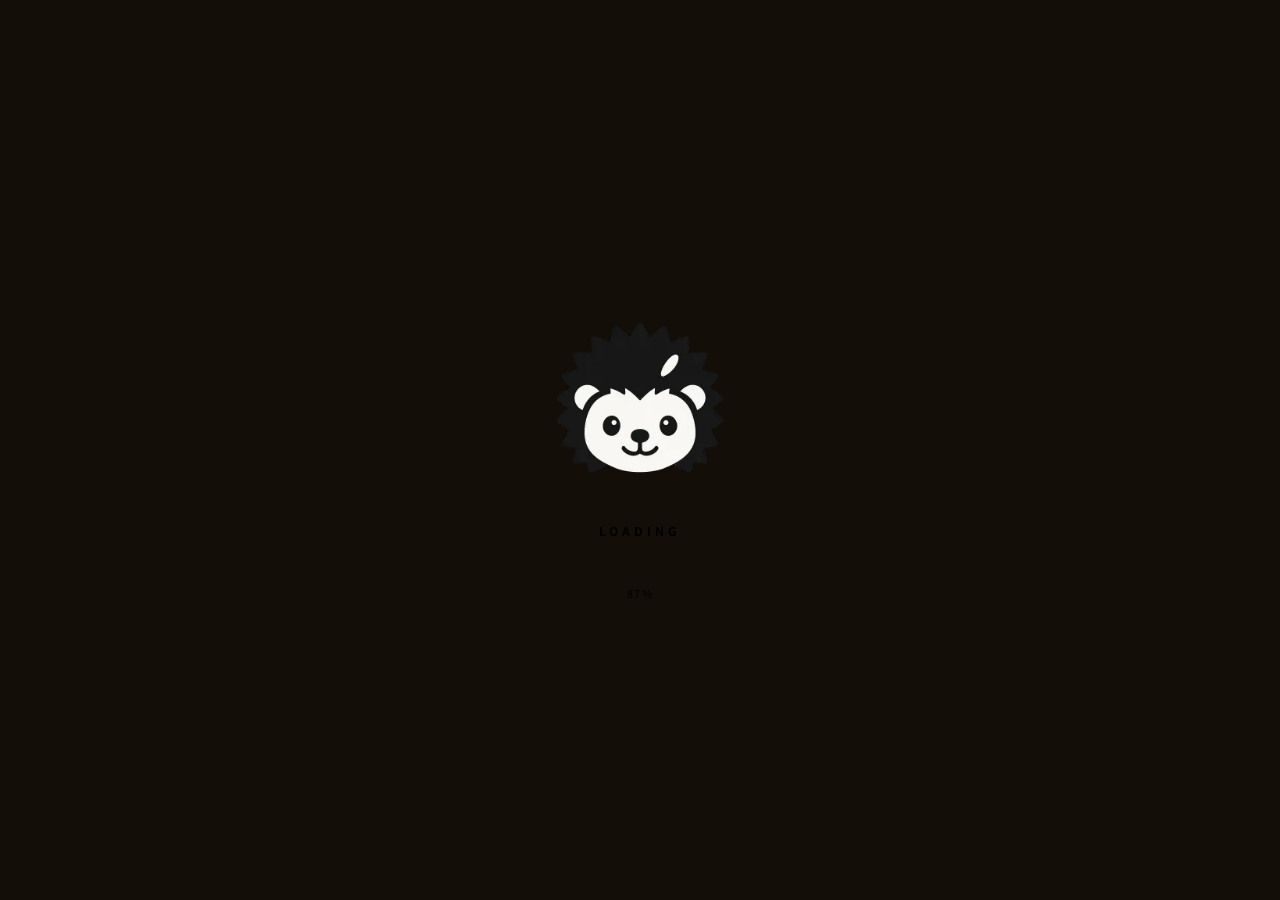
<file: test/desk/index.html>
<!DOCTYPE html><html lang="ja" data-astro-cid-cfvdrbfu><head><meta charset="utf-8"><meta name="viewport" content="width=device-width, initial-scale=1"><title>Desk + screens preview</title><link rel="preconnect" href="https://fonts.googleapis.com"><link rel="preconnect" href="https://fonts.gstatic.com" crossorigin><link rel="stylesheet" href="https://fonts.googleapis.com/css2?family=Noto+Sans+JP:wght@400;500;700;900&family=Klee+One:wght@400;600&display=swap"><style>html,body{background:#0b0e14;height:100%;margin:0;overflow:hidden}
</style><link rel="stylesheet" href="/_astro/DeskExperience.DOPMoVwW.css"><style>._loading_fiyn3_4{z-index:80;background:var(--bg);color:var(--text-faint);opacity:1;flex-direction:column;justify-content:center;align-items:center;gap:22px;font-family:Noto Sans JP,-apple-system,Segoe UI,Hiragino Kaku Gothic ProN,sans-serif;transition:opacity .4s;display:flex;position:fixed;inset:0}._loading--exiting_fiyn3_26{opacity:0}._icon_fiyn3_31{width:150px;height:150px;animation:2.8s ease-in-out infinite _deskloading-breathe_fiyn3_1}@media (width>=768px){._icon_fiyn3_31{width:200px;height:200px}}._label_fiyn3_44{letter-spacing:.34em;text-transform:uppercase;color:var(--text-faint);font-size:12px;font-weight:700}._bar_fiyn3_52{background:var(--border);border-radius:2px;width:220px;height:2px;position:relative;overflow:hidden}._bar__fill_fiyn3_60{background:var(--accent);will-change:width;border-radius:2px;height:100%}._pct_fiyn3_69{letter-spacing:.1em;color:var(--text-muted);font-variant-numeric:tabular-nums;font-size:11px}@keyframes _deskloading-breathe_fiyn3_1{0%,to{opacity:1;transform:scale(1)}50%{opacity:.85;transform:scale(1.04)}}@media (prefers-reduced-motion:reduce){._icon_fiyn3_31{animation:none}}
</style><link rel="stylesheet" href="/_astro/VSCode.BHbr7WfM.css"><link rel="stylesheet" href="/_astro/iPad.CfVfkF3E.css"><style>._phone_5zxvj_5{color:#fff;background:#000;width:100%;height:100%;font-family:-apple-system,SF Pro Text,Segoe UI,Zen Kaku Gothic New,Noto Sans JP,sans-serif;position:relative;overflow:hidden;container-type:size}._phone__notch_5zxvj_17{z-index:3;background:#000;border-radius:99cqmin;width:34cqmin;height:3.4cqmin;position:absolute;top:1.6cqmin;left:50%;transform:translate(-50%);box-shadow:0 0 0 .26cqmin #1c1c1e}._phone__statusbar_5zxvj_29{z-index:2;justify-content:space-between;align-items:center;padding:0 6.5cqmin;font-size:3cqmin;font-weight:600;display:flex;position:absolute;top:2.1cqmin;left:0;right:0}._phone__clock_5zxvj_42{font-variant-numeric:tabular-nums;letter-spacing:.03em}._phone__glyphs_5zxvj_46{opacity:.92;align-items:center;gap:1.7cqmin;display:flex}._phone__staticon_5zxvj_52{width:auto;height:3cqmin;display:block}._phone__scroll_5zxvj_59{flex-direction:column;padding:18.5cqmin 5.1cqmin 6cqmin;display:flex;position:absolute;inset:0;overflow-y:auto}._phone__title_5zxvj_69{letter-spacing:-.02em;color:#fff;margin:0;font-size:8.7cqmin;font-weight:800}._phone__card_5zxvj_78{background:#1c1c1e;border-radius:3.6cqmin;align-items:center;gap:4.1cqmin;margin-top:5.6cqmin;padding:4.6cqmin;display:flex}._phone__avatar_5zxvj_87{object-fit:cover;border-radius:50%;flex:none;width:18.5cqmin;height:18.5cqmin}._phone__whois_5zxvj_94{min-width:0}._phone__name_5zxvj_97{color:#fff;font-size:5.1cqmin;font-weight:700}._phone__id_5zxvj_102{color:#8a8a8e;margin-top:.8cqmin;font-size:3.3cqmin}._phone__sect_5zxvj_108{letter-spacing:.04em;text-transform:uppercase;color:#8a8a8e;margin-top:7.2cqmin;padding:0 4.1cqmin 2cqmin;font-size:3.3cqmin}._phone__group_5zxvj_118{background:#1c1c1e;border-radius:3.6cqmin;overflow:hidden}._phone__row_5zxvj_123{color:inherit;align-items:center;gap:3.6cqmin;padding:3.6cqmin 4.1cqmin;text-decoration:none;transition:background .15s;display:flex;position:relative}._phone__row_5zxvj_123:hover{background:#2c2c2e}._phone__row_5zxvj_123+._phone__row_5zxvj_123:before{content:"";background:#2c2c2e;height:.26cqmin;position:absolute;top:0;left:15.9cqmin;right:0}._phone__rowicon_5zxvj_146{background:#fff;border-radius:2.1cqmin;flex:none;justify-content:center;align-items:center;width:8.2cqmin;height:8.2cqmin;display:flex}._phone__rowlabel_5zxvj_156{color:#fff;white-space:nowrap;font-size:4.1cqmin}._phone__rowdetail_5zxvj_161{text-overflow:ellipsis;white-space:nowrap;color:#8a8a8e;min-width:0;margin-left:auto;font-size:3.3cqmin;overflow:hidden}._phone__rowchevron_5zxvj_170{color:#48484c;flex:none;font-size:4.1cqmin}._phone__about_5zxvj_177{white-space:pre-line;color:#d0d0d4;background:#1c1c1e;border-radius:3.6cqmin;padding:4.1cqmin;font-size:3.6cqmin;line-height:1.8}._phone__foot_5zxvj_188{text-align:center;color:#5c5c62;margin:auto 0 0;padding-top:6cqmin;font-size:3.1cqmin}._phone__indicator_5zxvj_197{z-index:3;background:#ffffff80;border-radius:99cqmin;width:30cqmin;height:1cqmin;position:absolute;bottom:1.6cqmin;left:50%;transform:translate(-50%)}
</style></head><body data-astro-cid-cfvdrbfu><style>astro-island,astro-slot,astro-static-slot{display:contents}</style><script>(()=>{var e=async t=>{await(await t())()};(self.Astro||(self.Astro={})).only=e;window.dispatchEvent(new Event("astro:only"));})();</script><script>(()=>{var g=Object.defineProperty;var w=(c,s,d)=>s in c?g(c,s,{enumerable:!0,configurable:!0,writable:!0,value:d}):c[s]=d;var l=(c,s,d)=>w(c,typeof s!="symbol"?s+"":s,d);var E=new Set(["__proto__","constructor","prototype"]);{let c={0:t=>y(t),1:t=>d(t),2:t=>new RegExp(t),3:t=>new Date(t),4:t=>new Map(d(t)),5:t=>new Set(d(t)),6:t=>BigInt(t),7:t=>new URL(t),8:t=>new Uint8Array(t),9:t=>new Uint16Array(t),10:t=>new Uint32Array(t),11:t=>Number.POSITIVE_INFINITY*t},s=t=>{let[p,e]=t;return p in c?c[p](e):void 0},d=t=>t.map(s),y=t=>typeof t!="object"||t===null?t:Object.fromEntries(Object.entries(t).map(([p,e])=>[p,s(e)]));class f extends HTMLElement{constructor(){super(...arguments);l(this,"Component");l(this,"hydrator");l(this,"hydrate",async()=>{var b;if(!this.hydrator||!this.isConnected)return;let e=(b=this.parentElement)==null?void 0:b.closest("astro-island[ssr]");if(e){e.addEventListener("astro:hydrate",this.hydrate,{once:!0});return}let n=this.querySelectorAll("astro-slot"),r={},i=this.querySelectorAll("template[data-astro-template]");for(let o of i){let a=o.closest(this.tagName);a!=null&&a.isSameNode(this)&&(r[o.getAttribute("data-astro-template")||"default"]=o.innerHTML,o.remove())}for(let o of n){let a=o.closest(this.tagName);a!=null&&a.isSameNode(this)&&(r[o.getAttribute("name")||"default"]=o.innerHTML)}let u;try{u=this.hasAttribute("props")?y(JSON.parse(this.getAttribute("props"))):{}}catch(o){let a=this.getAttribute("component-url")||"<unknown>",v=this.getAttribute("component-export");throw v&&(a+=` (export ${v})`),console.error(`[hydrate] Error parsing props for component ${a}`,this.getAttribute("props"),o),o}let h;await this.hydrator(this)(this.Component,u,r,{client:this.getAttribute("client")}),this.removeAttribute("ssr"),this.dispatchEvent(new CustomEvent("astro:hydrate"))});l(this,"unmount",()=>{this.isConnected||this.dispatchEvent(new CustomEvent("astro:unmount"))})}disconnectedCallback(){document.removeEventListener("astro:after-swap",this.unmount),document.addEventListener("astro:after-swap",this.unmount,{once:!0})}connectedCallback(){if(!this.hasAttribute("await-children")||document.readyState==="interactive"||document.readyState==="complete")this.childrenConnectedCallback();else{let e=()=>{document.removeEventListener("DOMContentLoaded",e),n.disconnect(),this.childrenConnectedCallback()},n=new MutationObserver(()=>{var r;((r=this.lastChild)==null?void 0:r.nodeType)===Node.COMMENT_NODE&&this.lastChild.nodeValue==="astro:end"&&(this.lastChild.remove(),e())});n.observe(this,{childList:!0}),document.addEventListener("DOMContentLoaded",e)}}async childrenConnectedCallback(){let e=this.getAttribute("before-hydration-url");e&&await import(e),this.start()}getRetryImportUrl(e){let n=new URL(e,document.baseURI),r=`astro-retry=${Date.now()}`,i=n.hash.replace(/^#/,"");return n.hash=i?`${i}&${r}`:r,n.toString()}async importWithRetry(e){try{return await import(e)}catch(n){return await new Promise(r=>setTimeout(r,1e3)),import(this.getRetryImportUrl(e))}}handleHydrationError(e){let n=this.getAttribute("component-url"),r=new CustomEvent("astro:hydration-error",{cancelable:!0,bubbles:!0,composed:!0,detail:{error:e,componentUrl:n}});this.dispatchEvent(r)&&console.error(`[astro-island] Error hydrating ${n}`,e)}async start(){let e=JSON.parse(this.getAttribute("opts")),n=this.getAttribute("client");if(Astro[n]===void 0){window.addEventListener(`astro:${n}`,()=>this.start(),{once:!0});return}try{await Astro[n](async()=>{let r=this.getAttribute("renderer-url");try{let[i,{default:u}]=await Promise.all([this.importWithRetry(this.getAttribute("component-url")),r?this.importWithRetry(r):Promise.resolve({default:()=>()=>{}})]),h=this.getAttribute("component-export")||"default";if(h.includes(".")){this.Component=i;for(let m of h.split(".")){if(E.has(m)||!this.Component||typeof this.Component!="object"&&typeof this.Component!="function"||!Object.hasOwn(this.Component,m))throw new Error(`Invalid component export path: ${h}`);this.Component=this.Component[m]}}else{if(E.has(h))throw new Error(`Invalid component export path: ${h}`);this.Component=i[h]}return this.hydrator=u,this.hydrate}catch(i){return this.handleHydrationError(i),()=>{}}},e,this)}catch(r){this.handleHydrationError(r)}}attributeChangedCallback(){this.hydrate()}}l(f,"observedAttributes",["props"]),customElements.get("astro-island")||customElements.define("astro-island",f)}})();</script><astro-island uid="Z2kfLGC" component-url="/_astro/DeskExperience.CauX6NDj.js" component-export="default" renderer-url="/_astro/client.DJ-LzH56.js" props="{&quot;locale&quot;:[0,&quot;ja&quot;],&quot;data-astro-cid-cfvdrbfu&quot;:[0,true]}" ssr client="only" opts="{&quot;name&quot;:&quot;DeskExperience&quot;,&quot;value&quot;:&quot;react&quot;}"></astro-island></body></html>
</file>
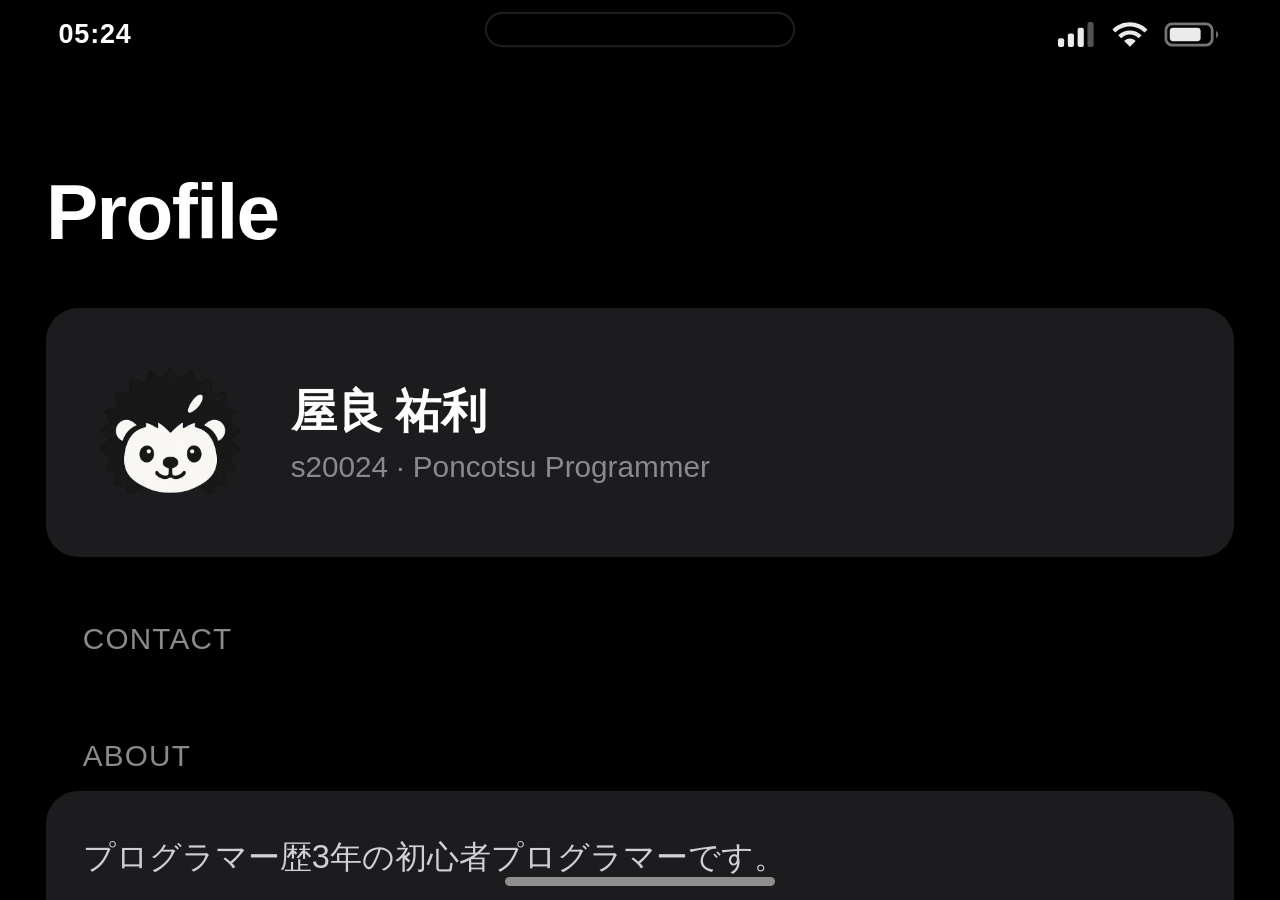
<file: test/iphone/index.html>
<!DOCTYPE html><html lang="ja"><head><meta charset="utf-8"><meta name="viewport" content="width=device-width, initial-scale=1"><title>iPhone screen preview</title><style>._phone_5zxvj_5{color:#fff;background:#000;width:100%;height:100%;font-family:-apple-system,SF Pro Text,Segoe UI,Zen Kaku Gothic New,Noto Sans JP,sans-serif;position:relative;overflow:hidden;container-type:size}._phone__notch_5zxvj_17{z-index:3;background:#000;border-radius:99cqmin;width:34cqmin;height:3.4cqmin;position:absolute;top:1.6cqmin;left:50%;transform:translate(-50%);box-shadow:0 0 0 .26cqmin #1c1c1e}._phone__statusbar_5zxvj_29{z-index:2;justify-content:space-between;align-items:center;padding:0 6.5cqmin;font-size:3cqmin;font-weight:600;display:flex;position:absolute;top:2.1cqmin;left:0;right:0}._phone__clock_5zxvj_42{font-variant-numeric:tabular-nums;letter-spacing:.03em}._phone__glyphs_5zxvj_46{opacity:.92;align-items:center;gap:1.7cqmin;display:flex}._phone__staticon_5zxvj_52{width:auto;height:3cqmin;display:block}._phone__scroll_5zxvj_59{flex-direction:column;padding:18.5cqmin 5.1cqmin 6cqmin;display:flex;position:absolute;inset:0;overflow-y:auto}._phone__title_5zxvj_69{letter-spacing:-.02em;color:#fff;margin:0;font-size:8.7cqmin;font-weight:800}._phone__card_5zxvj_78{background:#1c1c1e;border-radius:3.6cqmin;align-items:center;gap:4.1cqmin;margin-top:5.6cqmin;padding:4.6cqmin;display:flex}._phone__avatar_5zxvj_87{object-fit:cover;border-radius:50%;flex:none;width:18.5cqmin;height:18.5cqmin}._phone__whois_5zxvj_94{min-width:0}._phone__name_5zxvj_97{color:#fff;font-size:5.1cqmin;font-weight:700}._phone__id_5zxvj_102{color:#8a8a8e;margin-top:.8cqmin;font-size:3.3cqmin}._phone__sect_5zxvj_108{letter-spacing:.04em;text-transform:uppercase;color:#8a8a8e;margin-top:7.2cqmin;padding:0 4.1cqmin 2cqmin;font-size:3.3cqmin}._phone__group_5zxvj_118{background:#1c1c1e;border-radius:3.6cqmin;overflow:hidden}._phone__row_5zxvj_123{color:inherit;align-items:center;gap:3.6cqmin;padding:3.6cqmin 4.1cqmin;text-decoration:none;transition:background .15s;display:flex;position:relative}._phone__row_5zxvj_123:hover{background:#2c2c2e}._phone__row_5zxvj_123+._phone__row_5zxvj_123:before{content:"";background:#2c2c2e;height:.26cqmin;position:absolute;top:0;left:15.9cqmin;right:0}._phone__rowicon_5zxvj_146{background:#fff;border-radius:2.1cqmin;flex:none;justify-content:center;align-items:center;width:8.2cqmin;height:8.2cqmin;display:flex}._phone__rowlabel_5zxvj_156{color:#fff;white-space:nowrap;font-size:4.1cqmin}._phone__rowdetail_5zxvj_161{text-overflow:ellipsis;white-space:nowrap;color:#8a8a8e;min-width:0;margin-left:auto;font-size:3.3cqmin;overflow:hidden}._phone__rowchevron_5zxvj_170{color:#48484c;flex:none;font-size:4.1cqmin}._phone__about_5zxvj_177{white-space:pre-line;color:#d0d0d4;background:#1c1c1e;border-radius:3.6cqmin;padding:4.1cqmin;font-size:3.6cqmin;line-height:1.8}._phone__foot_5zxvj_188{text-align:center;color:#5c5c62;margin:auto 0 0;padding-top:6cqmin;font-size:3.1cqmin}._phone__indicator_5zxvj_197{z-index:3;background:#ffffff80;border-radius:99cqmin;width:30cqmin;height:1cqmin;position:absolute;bottom:1.6cqmin;left:50%;transform:translate(-50%)}
</style></head><body style="margin:0; background:#000; overflow:hidden"><div style="height:100vh"><style>astro-island,astro-slot,astro-static-slot{display:contents}</style><script>(()=>{var e=async t=>{await(await t())()};(self.Astro||(self.Astro={})).only=e;window.dispatchEvent(new Event("astro:only"));})();</script><script>(()=>{var g=Object.defineProperty;var w=(c,s,d)=>s in c?g(c,s,{enumerable:!0,configurable:!0,writable:!0,value:d}):c[s]=d;var l=(c,s,d)=>w(c,typeof s!="symbol"?s+"":s,d);var E=new Set(["__proto__","constructor","prototype"]);{let c={0:t=>y(t),1:t=>d(t),2:t=>new RegExp(t),3:t=>new Date(t),4:t=>new Map(d(t)),5:t=>new Set(d(t)),6:t=>BigInt(t),7:t=>new URL(t),8:t=>new Uint8Array(t),9:t=>new Uint16Array(t),10:t=>new Uint32Array(t),11:t=>Number.POSITIVE_INFINITY*t},s=t=>{let[p,e]=t;return p in c?c[p](e):void 0},d=t=>t.map(s),y=t=>typeof t!="object"||t===null?t:Object.fromEntries(Object.entries(t).map(([p,e])=>[p,s(e)]));class f extends HTMLElement{constructor(){super(...arguments);l(this,"Component");l(this,"hydrator");l(this,"hydrate",async()=>{var b;if(!this.hydrator||!this.isConnected)return;let e=(b=this.parentElement)==null?void 0:b.closest("astro-island[ssr]");if(e){e.addEventListener("astro:hydrate",this.hydrate,{once:!0});return}let n=this.querySelectorAll("astro-slot"),r={},i=this.querySelectorAll("template[data-astro-template]");for(let o of i){let a=o.closest(this.tagName);a!=null&&a.isSameNode(this)&&(r[o.getAttribute("data-astro-template")||"default"]=o.innerHTML,o.remove())}for(let o of n){let a=o.closest(this.tagName);a!=null&&a.isSameNode(this)&&(r[o.getAttribute("name")||"default"]=o.innerHTML)}let u;try{u=this.hasAttribute("props")?y(JSON.parse(this.getAttribute("props"))):{}}catch(o){let a=this.getAttribute("component-url")||"<unknown>",v=this.getAttribute("component-export");throw v&&(a+=` (export ${v})`),console.error(`[hydrate] Error parsing props for component ${a}`,this.getAttribute("props"),o),o}let h;await this.hydrator(this)(this.Component,u,r,{client:this.getAttribute("client")}),this.removeAttribute("ssr"),this.dispatchEvent(new CustomEvent("astro:hydrate"))});l(this,"unmount",()=>{this.isConnected||this.dispatchEvent(new CustomEvent("astro:unmount"))})}disconnectedCallback(){document.removeEventListener("astro:after-swap",this.unmount),document.addEventListener("astro:after-swap",this.unmount,{once:!0})}connectedCallback(){if(!this.hasAttribute("await-children")||document.readyState==="interactive"||document.readyState==="complete")this.childrenConnectedCallback();else{let e=()=>{document.removeEventListener("DOMContentLoaded",e),n.disconnect(),this.childrenConnectedCallback()},n=new MutationObserver(()=>{var r;((r=this.lastChild)==null?void 0:r.nodeType)===Node.COMMENT_NODE&&this.lastChild.nodeValue==="astro:end"&&(this.lastChild.remove(),e())});n.observe(this,{childList:!0}),document.addEventListener("DOMContentLoaded",e)}}async childrenConnectedCallback(){let e=this.getAttribute("before-hydration-url");e&&await import(e),this.start()}getRetryImportUrl(e){let n=new URL(e,document.baseURI),r=`astro-retry=${Date.now()}`,i=n.hash.replace(/^#/,"");return n.hash=i?`${i}&${r}`:r,n.toString()}async importWithRetry(e){try{return await import(e)}catch(n){return await new Promise(r=>setTimeout(r,1e3)),import(this.getRetryImportUrl(e))}}handleHydrationError(e){let n=this.getAttribute("component-url"),r=new CustomEvent("astro:hydration-error",{cancelable:!0,bubbles:!0,composed:!0,detail:{error:e,componentUrl:n}});this.dispatchEvent(r)&&console.error(`[astro-island] Error hydrating ${n}`,e)}async start(){let e=JSON.parse(this.getAttribute("opts")),n=this.getAttribute("client");if(Astro[n]===void 0){window.addEventListener(`astro:${n}`,()=>this.start(),{once:!0});return}try{await Astro[n](async()=>{let r=this.getAttribute("renderer-url");try{let[i,{default:u}]=await Promise.all([this.importWithRetry(this.getAttribute("component-url")),r?this.importWithRetry(r):Promise.resolve({default:()=>()=>{}})]),h=this.getAttribute("component-export")||"default";if(h.includes(".")){this.Component=i;for(let m of h.split(".")){if(E.has(m)||!this.Component||typeof this.Component!="object"&&typeof this.Component!="function"||!Object.hasOwn(this.Component,m))throw new Error(`Invalid component export path: ${h}`);this.Component=this.Component[m]}}else{if(E.has(h))throw new Error(`Invalid component export path: ${h}`);this.Component=i[h]}return this.hydrator=u,this.hydrate}catch(i){return this.handleHydrationError(i),()=>{}}},e,this)}catch(r){this.handleHydrationError(r)}}attributeChangedCallback(){this.hydrate()}}l(f,"observedAttributes",["props"]),customElements.get("astro-island")||customElements.define("astro-island",f)}})();</script><astro-island uid="Z2gMrK3" component-url="/_astro/iPhone.Bzcv4idY.js" component-export="default" renderer-url="/_astro/client.DJ-LzH56.js" props="{&quot;locale&quot;:[0,&quot;ja&quot;]}" ssr client="only" opts="{&quot;name&quot;:&quot;IPhone&quot;,&quot;value&quot;:&quot;react&quot;}"></astro-island></div></body></html>
</file>
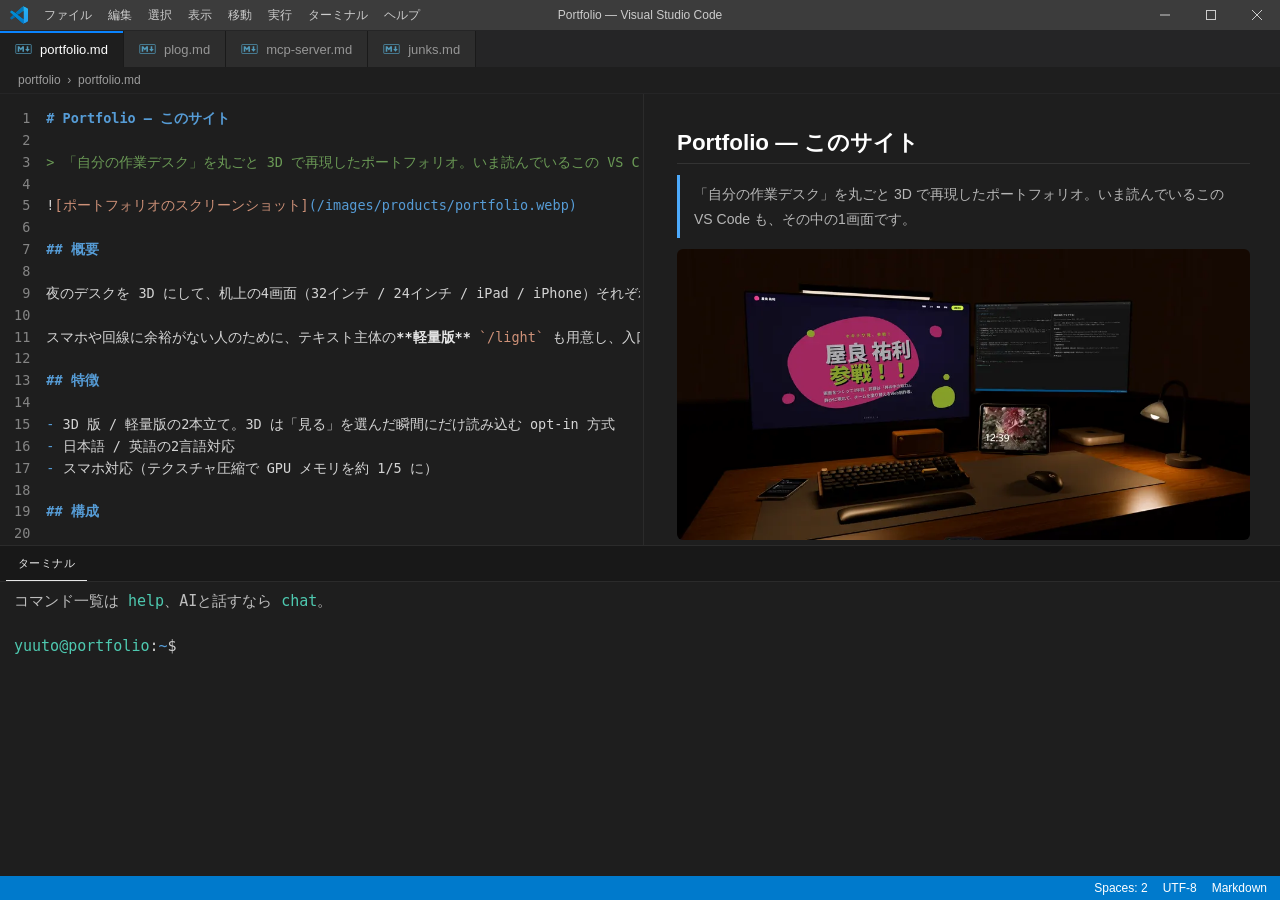
<file: test/vscode/index.html>
<!DOCTYPE html><html lang="ja"><link rel="stylesheet" href="/_astro/VSCode.BHbr7WfM.css"><body style="margin:0"><div style="height:100vh"><style>astro-island,astro-slot,astro-static-slot{display:contents}</style><script>(()=>{var e=async t=>{await(await t())()};(self.Astro||(self.Astro={})).only=e;window.dispatchEvent(new Event("astro:only"));})();</script><script>(()=>{var g=Object.defineProperty;var w=(c,s,d)=>s in c?g(c,s,{enumerable:!0,configurable:!0,writable:!0,value:d}):c[s]=d;var l=(c,s,d)=>w(c,typeof s!="symbol"?s+"":s,d);var E=new Set(["__proto__","constructor","prototype"]);{let c={0:t=>y(t),1:t=>d(t),2:t=>new RegExp(t),3:t=>new Date(t),4:t=>new Map(d(t)),5:t=>new Set(d(t)),6:t=>BigInt(t),7:t=>new URL(t),8:t=>new Uint8Array(t),9:t=>new Uint16Array(t),10:t=>new Uint32Array(t),11:t=>Number.POSITIVE_INFINITY*t},s=t=>{let[p,e]=t;return p in c?c[p](e):void 0},d=t=>t.map(s),y=t=>typeof t!="object"||t===null?t:Object.fromEntries(Object.entries(t).map(([p,e])=>[p,s(e)]));class f extends HTMLElement{constructor(){super(...arguments);l(this,"Component");l(this,"hydrator");l(this,"hydrate",async()=>{var b;if(!this.hydrator||!this.isConnected)return;let e=(b=this.parentElement)==null?void 0:b.closest("astro-island[ssr]");if(e){e.addEventListener("astro:hydrate",this.hydrate,{once:!0});return}let n=this.querySelectorAll("astro-slot"),r={},i=this.querySelectorAll("template[data-astro-template]");for(let o of i){let a=o.closest(this.tagName);a!=null&&a.isSameNode(this)&&(r[o.getAttribute("data-astro-template")||"default"]=o.innerHTML,o.remove())}for(let o of n){let a=o.closest(this.tagName);a!=null&&a.isSameNode(this)&&(r[o.getAttribute("name")||"default"]=o.innerHTML)}let u;try{u=this.hasAttribute("props")?y(JSON.parse(this.getAttribute("props"))):{}}catch(o){let a=this.getAttribute("component-url")||"<unknown>",v=this.getAttribute("component-export");throw v&&(a+=` (export ${v})`),console.error(`[hydrate] Error parsing props for component ${a}`,this.getAttribute("props"),o),o}let h;await this.hydrator(this)(this.Component,u,r,{client:this.getAttribute("client")}),this.removeAttribute("ssr"),this.dispatchEvent(new CustomEvent("astro:hydrate"))});l(this,"unmount",()=>{this.isConnected||this.dispatchEvent(new CustomEvent("astro:unmount"))})}disconnectedCallback(){document.removeEventListener("astro:after-swap",this.unmount),document.addEventListener("astro:after-swap",this.unmount,{once:!0})}connectedCallback(){if(!this.hasAttribute("await-children")||document.readyState==="interactive"||document.readyState==="complete")this.childrenConnectedCallback();else{let e=()=>{document.removeEventListener("DOMContentLoaded",e),n.disconnect(),this.childrenConnectedCallback()},n=new MutationObserver(()=>{var r;((r=this.lastChild)==null?void 0:r.nodeType)===Node.COMMENT_NODE&&this.lastChild.nodeValue==="astro:end"&&(this.lastChild.remove(),e())});n.observe(this,{childList:!0}),document.addEventListener("DOMContentLoaded",e)}}async childrenConnectedCallback(){let e=this.getAttribute("before-hydration-url");e&&await import(e),this.start()}getRetryImportUrl(e){let n=new URL(e,document.baseURI),r=`astro-retry=${Date.now()}`,i=n.hash.replace(/^#/,"");return n.hash=i?`${i}&${r}`:r,n.toString()}async importWithRetry(e){try{return await import(e)}catch(n){return await new Promise(r=>setTimeout(r,1e3)),import(this.getRetryImportUrl(e))}}handleHydrationError(e){let n=this.getAttribute("component-url"),r=new CustomEvent("astro:hydration-error",{cancelable:!0,bubbles:!0,composed:!0,detail:{error:e,componentUrl:n}});this.dispatchEvent(r)&&console.error(`[astro-island] Error hydrating ${n}`,e)}async start(){let e=JSON.parse(this.getAttribute("opts")),n=this.getAttribute("client");if(Astro[n]===void 0){window.addEventListener(`astro:${n}`,()=>this.start(),{once:!0});return}try{await Astro[n](async()=>{let r=this.getAttribute("renderer-url");try{let[i,{default:u}]=await Promise.all([this.importWithRetry(this.getAttribute("component-url")),r?this.importWithRetry(r):Promise.resolve({default:()=>()=>{}})]),h=this.getAttribute("component-export")||"default";if(h.includes(".")){this.Component=i;for(let m of h.split(".")){if(E.has(m)||!this.Component||typeof this.Component!="object"&&typeof this.Component!="function"||!Object.hasOwn(this.Component,m))throw new Error(`Invalid component export path: ${h}`);this.Component=this.Component[m]}}else{if(E.has(h))throw new Error(`Invalid component export path: ${h}`);this.Component=i[h]}return this.hydrator=u,this.hydrate}catch(i){return this.handleHydrationError(i),()=>{}}},e,this)}catch(r){this.handleHydrationError(r)}}attributeChangedCallback(){this.hydrate()}}l(f,"observedAttributes",["props"]),customElements.get("astro-island")||customElements.define("astro-island",f)}})();</script><astro-island uid="xLukN" component-url="/_astro/VSCode.roHh47Gt.js" component-export="default" renderer-url="/_astro/client.DJ-LzH56.js" props="{&quot;locale&quot;:[0,&quot;ja&quot;]}" ssr client="only" opts="{&quot;name&quot;:&quot;VSCode&quot;,&quot;value&quot;:&quot;react&quot;}"></astro-island></div></body></html>
</file>
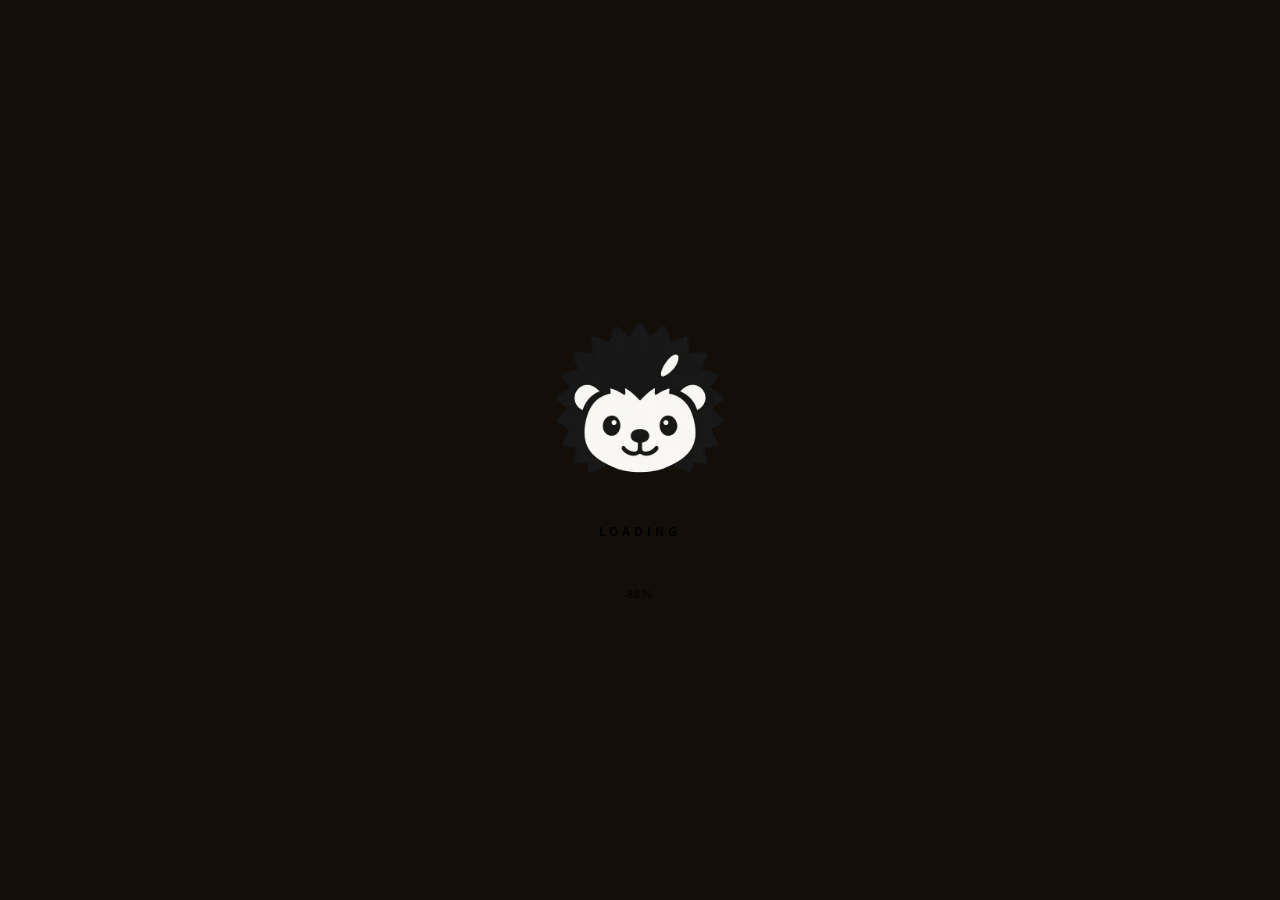
<file: en/test/desk/index.html>
<!DOCTYPE html><html lang="en" data-astro-cid-cfvdrbfu><head><meta charset="utf-8"><meta name="viewport" content="width=device-width, initial-scale=1"><title>Desk + screens preview</title><link rel="preconnect" href="https://fonts.googleapis.com"><link rel="preconnect" href="https://fonts.gstatic.com" crossorigin><link rel="stylesheet" href="https://fonts.googleapis.com/css2?family=Noto+Sans+JP:wght@400;500;700;900&family=Klee+One:wght@400;600&display=swap"><style>html,body{background:#0b0e14;height:100%;margin:0;overflow:hidden}
._phone_5zxvj_5{color:#fff;background:#000;width:100%;height:100%;font-family:-apple-system,SF Pro Text,Segoe UI,Zen Kaku Gothic New,Noto Sans JP,sans-serif;position:relative;overflow:hidden;container-type:size}._phone__notch_5zxvj_17{z-index:3;background:#000;border-radius:99cqmin;width:34cqmin;height:3.4cqmin;position:absolute;top:1.6cqmin;left:50%;transform:translate(-50%);box-shadow:0 0 0 .26cqmin #1c1c1e}._phone__statusbar_5zxvj_29{z-index:2;justify-content:space-between;align-items:center;padding:0 6.5cqmin;font-size:3cqmin;font-weight:600;display:flex;position:absolute;top:2.1cqmin;left:0;right:0}._phone__clock_5zxvj_42{font-variant-numeric:tabular-nums;letter-spacing:.03em}._phone__glyphs_5zxvj_46{opacity:.92;align-items:center;gap:1.7cqmin;display:flex}._phone__staticon_5zxvj_52{width:auto;height:3cqmin;display:block}._phone__scroll_5zxvj_59{flex-direction:column;padding:18.5cqmin 5.1cqmin 6cqmin;display:flex;position:absolute;inset:0;overflow-y:auto}._phone__title_5zxvj_69{letter-spacing:-.02em;color:#fff;margin:0;font-size:8.7cqmin;font-weight:800}._phone__card_5zxvj_78{background:#1c1c1e;border-radius:3.6cqmin;align-items:center;gap:4.1cqmin;margin-top:5.6cqmin;padding:4.6cqmin;display:flex}._phone__avatar_5zxvj_87{object-fit:cover;border-radius:50%;flex:none;width:18.5cqmin;height:18.5cqmin}._phone__whois_5zxvj_94{min-width:0}._phone__name_5zxvj_97{color:#fff;font-size:5.1cqmin;font-weight:700}._phone__id_5zxvj_102{color:#8a8a8e;margin-top:.8cqmin;font-size:3.3cqmin}._phone__sect_5zxvj_108{letter-spacing:.04em;text-transform:uppercase;color:#8a8a8e;margin-top:7.2cqmin;padding:0 4.1cqmin 2cqmin;font-size:3.3cqmin}._phone__group_5zxvj_118{background:#1c1c1e;border-radius:3.6cqmin;overflow:hidden}._phone__row_5zxvj_123{color:inherit;align-items:center;gap:3.6cqmin;padding:3.6cqmin 4.1cqmin;text-decoration:none;transition:background .15s;display:flex;position:relative}._phone__row_5zxvj_123:hover{background:#2c2c2e}._phone__row_5zxvj_123+._phone__row_5zxvj_123:before{content:"";background:#2c2c2e;height:.26cqmin;position:absolute;top:0;left:15.9cqmin;right:0}._phone__rowicon_5zxvj_146{background:#fff;border-radius:2.1cqmin;flex:none;justify-content:center;align-items:center;width:8.2cqmin;height:8.2cqmin;display:flex}._phone__rowlabel_5zxvj_156{color:#fff;white-space:nowrap;font-size:4.1cqmin}._phone__rowdetail_5zxvj_161{text-overflow:ellipsis;white-space:nowrap;color:#8a8a8e;min-width:0;margin-left:auto;font-size:3.3cqmin;overflow:hidden}._phone__rowchevron_5zxvj_170{color:#48484c;flex:none;font-size:4.1cqmin}._phone__about_5zxvj_177{white-space:pre-line;color:#d0d0d4;background:#1c1c1e;border-radius:3.6cqmin;padding:4.1cqmin;font-size:3.6cqmin;line-height:1.8}._phone__foot_5zxvj_188{text-align:center;color:#5c5c62;margin:auto 0 0;padding-top:6cqmin;font-size:3.1cqmin}._phone__indicator_5zxvj_197{z-index:3;background:#ffffff80;border-radius:99cqmin;width:30cqmin;height:1cqmin;position:absolute;bottom:1.6cqmin;left:50%;transform:translate(-50%)}
</style><link rel="stylesheet" href="/_astro/iPad.CfVfkF3E.css"><link rel="stylesheet" href="/_astro/VSCode.BHbr7WfM.css"><style>._loading_fiyn3_4{z-index:80;background:var(--bg);color:var(--text-faint);opacity:1;flex-direction:column;justify-content:center;align-items:center;gap:22px;font-family:Noto Sans JP,-apple-system,Segoe UI,Hiragino Kaku Gothic ProN,sans-serif;transition:opacity .4s;display:flex;position:fixed;inset:0}._loading--exiting_fiyn3_26{opacity:0}._icon_fiyn3_31{width:150px;height:150px;animation:2.8s ease-in-out infinite _deskloading-breathe_fiyn3_1}@media (width>=768px){._icon_fiyn3_31{width:200px;height:200px}}._label_fiyn3_44{letter-spacing:.34em;text-transform:uppercase;color:var(--text-faint);font-size:12px;font-weight:700}._bar_fiyn3_52{background:var(--border);border-radius:2px;width:220px;height:2px;position:relative;overflow:hidden}._bar__fill_fiyn3_60{background:var(--accent);will-change:width;border-radius:2px;height:100%}._pct_fiyn3_69{letter-spacing:.1em;color:var(--text-muted);font-variant-numeric:tabular-nums;font-size:11px}@keyframes _deskloading-breathe_fiyn3_1{0%,to{opacity:1;transform:scale(1)}50%{opacity:.85;transform:scale(1.04)}}@media (prefers-reduced-motion:reduce){._icon_fiyn3_31{animation:none}}
</style><link rel="stylesheet" href="/_astro/DeskExperience.DOPMoVwW.css"></head><body data-astro-cid-cfvdrbfu><style>astro-island,astro-slot,astro-static-slot{display:contents}</style><script>(()=>{var e=async t=>{await(await t())()};(self.Astro||(self.Astro={})).only=e;window.dispatchEvent(new Event("astro:only"));})();</script><script>(()=>{var g=Object.defineProperty;var w=(c,s,d)=>s in c?g(c,s,{enumerable:!0,configurable:!0,writable:!0,value:d}):c[s]=d;var l=(c,s,d)=>w(c,typeof s!="symbol"?s+"":s,d);var E=new Set(["__proto__","constructor","prototype"]);{let c={0:t=>y(t),1:t=>d(t),2:t=>new RegExp(t),3:t=>new Date(t),4:t=>new Map(d(t)),5:t=>new Set(d(t)),6:t=>BigInt(t),7:t=>new URL(t),8:t=>new Uint8Array(t),9:t=>new Uint16Array(t),10:t=>new Uint32Array(t),11:t=>Number.POSITIVE_INFINITY*t},s=t=>{let[p,e]=t;return p in c?c[p](e):void 0},d=t=>t.map(s),y=t=>typeof t!="object"||t===null?t:Object.fromEntries(Object.entries(t).map(([p,e])=>[p,s(e)]));class f extends HTMLElement{constructor(){super(...arguments);l(this,"Component");l(this,"hydrator");l(this,"hydrate",async()=>{var b;if(!this.hydrator||!this.isConnected)return;let e=(b=this.parentElement)==null?void 0:b.closest("astro-island[ssr]");if(e){e.addEventListener("astro:hydrate",this.hydrate,{once:!0});return}let n=this.querySelectorAll("astro-slot"),r={},i=this.querySelectorAll("template[data-astro-template]");for(let o of i){let a=o.closest(this.tagName);a!=null&&a.isSameNode(this)&&(r[o.getAttribute("data-astro-template")||"default"]=o.innerHTML,o.remove())}for(let o of n){let a=o.closest(this.tagName);a!=null&&a.isSameNode(this)&&(r[o.getAttribute("name")||"default"]=o.innerHTML)}let u;try{u=this.hasAttribute("props")?y(JSON.parse(this.getAttribute("props"))):{}}catch(o){let a=this.getAttribute("component-url")||"<unknown>",v=this.getAttribute("component-export");throw v&&(a+=` (export ${v})`),console.error(`[hydrate] Error parsing props for component ${a}`,this.getAttribute("props"),o),o}let h;await this.hydrator(this)(this.Component,u,r,{client:this.getAttribute("client")}),this.removeAttribute("ssr"),this.dispatchEvent(new CustomEvent("astro:hydrate"))});l(this,"unmount",()=>{this.isConnected||this.dispatchEvent(new CustomEvent("astro:unmount"))})}disconnectedCallback(){document.removeEventListener("astro:after-swap",this.unmount),document.addEventListener("astro:after-swap",this.unmount,{once:!0})}connectedCallback(){if(!this.hasAttribute("await-children")||document.readyState==="interactive"||document.readyState==="complete")this.childrenConnectedCallback();else{let e=()=>{document.removeEventListener("DOMContentLoaded",e),n.disconnect(),this.childrenConnectedCallback()},n=new MutationObserver(()=>{var r;((r=this.lastChild)==null?void 0:r.nodeType)===Node.COMMENT_NODE&&this.lastChild.nodeValue==="astro:end"&&(this.lastChild.remove(),e())});n.observe(this,{childList:!0}),document.addEventListener("DOMContentLoaded",e)}}async childrenConnectedCallback(){let e=this.getAttribute("before-hydration-url");e&&await import(e),this.start()}getRetryImportUrl(e){let n=new URL(e,document.baseURI),r=`astro-retry=${Date.now()}`,i=n.hash.replace(/^#/,"");return n.hash=i?`${i}&${r}`:r,n.toString()}async importWithRetry(e){try{return await import(e)}catch(n){return await new Promise(r=>setTimeout(r,1e3)),import(this.getRetryImportUrl(e))}}handleHydrationError(e){let n=this.getAttribute("component-url"),r=new CustomEvent("astro:hydration-error",{cancelable:!0,bubbles:!0,composed:!0,detail:{error:e,componentUrl:n}});this.dispatchEvent(r)&&console.error(`[astro-island] Error hydrating ${n}`,e)}async start(){let e=JSON.parse(this.getAttribute("opts")),n=this.getAttribute("client");if(Astro[n]===void 0){window.addEventListener(`astro:${n}`,()=>this.start(),{once:!0});return}try{await Astro[n](async()=>{let r=this.getAttribute("renderer-url");try{let[i,{default:u}]=await Promise.all([this.importWithRetry(this.getAttribute("component-url")),r?this.importWithRetry(r):Promise.resolve({default:()=>()=>{}})]),h=this.getAttribute("component-export")||"default";if(h.includes(".")){this.Component=i;for(let m of h.split(".")){if(E.has(m)||!this.Component||typeof this.Component!="object"&&typeof this.Component!="function"||!Object.hasOwn(this.Component,m))throw new Error(`Invalid component export path: ${h}`);this.Component=this.Component[m]}}else{if(E.has(h))throw new Error(`Invalid component export path: ${h}`);this.Component=i[h]}return this.hydrator=u,this.hydrate}catch(i){return this.handleHydrationError(i),()=>{}}},e,this)}catch(r){this.handleHydrationError(r)}}attributeChangedCallback(){this.hydrate()}}l(f,"observedAttributes",["props"]),customElements.get("astro-island")||customElements.define("astro-island",f)}})();</script><astro-island uid="eBvKS" component-url="/_astro/DeskExperience.CauX6NDj.js" component-export="default" renderer-url="/_astro/client.DJ-LzH56.js" props="{&quot;locale&quot;:[0,&quot;en&quot;],&quot;data-astro-cid-cfvdrbfu&quot;:[0,true]}" ssr client="only" opts="{&quot;name&quot;:&quot;DeskExperience&quot;,&quot;value&quot;:&quot;react&quot;}"></astro-island></body></html>
</file>
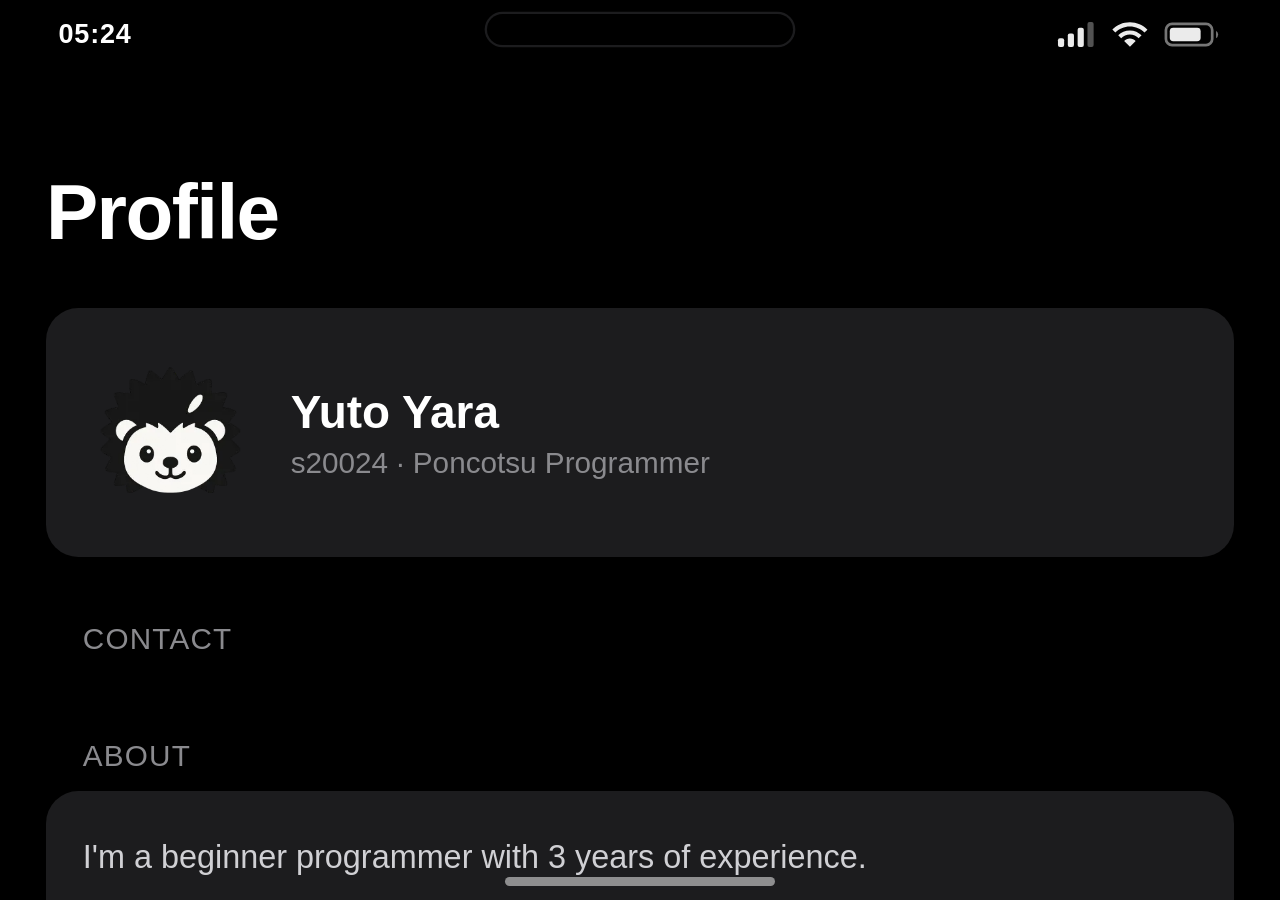
<file: en/test/iphone/index.html>
<!DOCTYPE html><html lang="en"><head><meta charset="utf-8"><meta name="viewport" content="width=device-width, initial-scale=1"><title>iPhone screen preview</title><style>._phone_5zxvj_5{color:#fff;background:#000;width:100%;height:100%;font-family:-apple-system,SF Pro Text,Segoe UI,Zen Kaku Gothic New,Noto Sans JP,sans-serif;position:relative;overflow:hidden;container-type:size}._phone__notch_5zxvj_17{z-index:3;background:#000;border-radius:99cqmin;width:34cqmin;height:3.4cqmin;position:absolute;top:1.6cqmin;left:50%;transform:translate(-50%);box-shadow:0 0 0 .26cqmin #1c1c1e}._phone__statusbar_5zxvj_29{z-index:2;justify-content:space-between;align-items:center;padding:0 6.5cqmin;font-size:3cqmin;font-weight:600;display:flex;position:absolute;top:2.1cqmin;left:0;right:0}._phone__clock_5zxvj_42{font-variant-numeric:tabular-nums;letter-spacing:.03em}._phone__glyphs_5zxvj_46{opacity:.92;align-items:center;gap:1.7cqmin;display:flex}._phone__staticon_5zxvj_52{width:auto;height:3cqmin;display:block}._phone__scroll_5zxvj_59{flex-direction:column;padding:18.5cqmin 5.1cqmin 6cqmin;display:flex;position:absolute;inset:0;overflow-y:auto}._phone__title_5zxvj_69{letter-spacing:-.02em;color:#fff;margin:0;font-size:8.7cqmin;font-weight:800}._phone__card_5zxvj_78{background:#1c1c1e;border-radius:3.6cqmin;align-items:center;gap:4.1cqmin;margin-top:5.6cqmin;padding:4.6cqmin;display:flex}._phone__avatar_5zxvj_87{object-fit:cover;border-radius:50%;flex:none;width:18.5cqmin;height:18.5cqmin}._phone__whois_5zxvj_94{min-width:0}._phone__name_5zxvj_97{color:#fff;font-size:5.1cqmin;font-weight:700}._phone__id_5zxvj_102{color:#8a8a8e;margin-top:.8cqmin;font-size:3.3cqmin}._phone__sect_5zxvj_108{letter-spacing:.04em;text-transform:uppercase;color:#8a8a8e;margin-top:7.2cqmin;padding:0 4.1cqmin 2cqmin;font-size:3.3cqmin}._phone__group_5zxvj_118{background:#1c1c1e;border-radius:3.6cqmin;overflow:hidden}._phone__row_5zxvj_123{color:inherit;align-items:center;gap:3.6cqmin;padding:3.6cqmin 4.1cqmin;text-decoration:none;transition:background .15s;display:flex;position:relative}._phone__row_5zxvj_123:hover{background:#2c2c2e}._phone__row_5zxvj_123+._phone__row_5zxvj_123:before{content:"";background:#2c2c2e;height:.26cqmin;position:absolute;top:0;left:15.9cqmin;right:0}._phone__rowicon_5zxvj_146{background:#fff;border-radius:2.1cqmin;flex:none;justify-content:center;align-items:center;width:8.2cqmin;height:8.2cqmin;display:flex}._phone__rowlabel_5zxvj_156{color:#fff;white-space:nowrap;font-size:4.1cqmin}._phone__rowdetail_5zxvj_161{text-overflow:ellipsis;white-space:nowrap;color:#8a8a8e;min-width:0;margin-left:auto;font-size:3.3cqmin;overflow:hidden}._phone__rowchevron_5zxvj_170{color:#48484c;flex:none;font-size:4.1cqmin}._phone__about_5zxvj_177{white-space:pre-line;color:#d0d0d4;background:#1c1c1e;border-radius:3.6cqmin;padding:4.1cqmin;font-size:3.6cqmin;line-height:1.8}._phone__foot_5zxvj_188{text-align:center;color:#5c5c62;margin:auto 0 0;padding-top:6cqmin;font-size:3.1cqmin}._phone__indicator_5zxvj_197{z-index:3;background:#ffffff80;border-radius:99cqmin;width:30cqmin;height:1cqmin;position:absolute;bottom:1.6cqmin;left:50%;transform:translate(-50%)}
</style></head><body style="margin:0; background:#000; overflow:hidden"><div style="height:100vh"><style>astro-island,astro-slot,astro-static-slot{display:contents}</style><script>(()=>{var e=async t=>{await(await t())()};(self.Astro||(self.Astro={})).only=e;window.dispatchEvent(new Event("astro:only"));})();</script><script>(()=>{var g=Object.defineProperty;var w=(c,s,d)=>s in c?g(c,s,{enumerable:!0,configurable:!0,writable:!0,value:d}):c[s]=d;var l=(c,s,d)=>w(c,typeof s!="symbol"?s+"":s,d);var E=new Set(["__proto__","constructor","prototype"]);{let c={0:t=>y(t),1:t=>d(t),2:t=>new RegExp(t),3:t=>new Date(t),4:t=>new Map(d(t)),5:t=>new Set(d(t)),6:t=>BigInt(t),7:t=>new URL(t),8:t=>new Uint8Array(t),9:t=>new Uint16Array(t),10:t=>new Uint32Array(t),11:t=>Number.POSITIVE_INFINITY*t},s=t=>{let[p,e]=t;return p in c?c[p](e):void 0},d=t=>t.map(s),y=t=>typeof t!="object"||t===null?t:Object.fromEntries(Object.entries(t).map(([p,e])=>[p,s(e)]));class f extends HTMLElement{constructor(){super(...arguments);l(this,"Component");l(this,"hydrator");l(this,"hydrate",async()=>{var b;if(!this.hydrator||!this.isConnected)return;let e=(b=this.parentElement)==null?void 0:b.closest("astro-island[ssr]");if(e){e.addEventListener("astro:hydrate",this.hydrate,{once:!0});return}let n=this.querySelectorAll("astro-slot"),r={},i=this.querySelectorAll("template[data-astro-template]");for(let o of i){let a=o.closest(this.tagName);a!=null&&a.isSameNode(this)&&(r[o.getAttribute("data-astro-template")||"default"]=o.innerHTML,o.remove())}for(let o of n){let a=o.closest(this.tagName);a!=null&&a.isSameNode(this)&&(r[o.getAttribute("name")||"default"]=o.innerHTML)}let u;try{u=this.hasAttribute("props")?y(JSON.parse(this.getAttribute("props"))):{}}catch(o){let a=this.getAttribute("component-url")||"<unknown>",v=this.getAttribute("component-export");throw v&&(a+=` (export ${v})`),console.error(`[hydrate] Error parsing props for component ${a}`,this.getAttribute("props"),o),o}let h;await this.hydrator(this)(this.Component,u,r,{client:this.getAttribute("client")}),this.removeAttribute("ssr"),this.dispatchEvent(new CustomEvent("astro:hydrate"))});l(this,"unmount",()=>{this.isConnected||this.dispatchEvent(new CustomEvent("astro:unmount"))})}disconnectedCallback(){document.removeEventListener("astro:after-swap",this.unmount),document.addEventListener("astro:after-swap",this.unmount,{once:!0})}connectedCallback(){if(!this.hasAttribute("await-children")||document.readyState==="interactive"||document.readyState==="complete")this.childrenConnectedCallback();else{let e=()=>{document.removeEventListener("DOMContentLoaded",e),n.disconnect(),this.childrenConnectedCallback()},n=new MutationObserver(()=>{var r;((r=this.lastChild)==null?void 0:r.nodeType)===Node.COMMENT_NODE&&this.lastChild.nodeValue==="astro:end"&&(this.lastChild.remove(),e())});n.observe(this,{childList:!0}),document.addEventListener("DOMContentLoaded",e)}}async childrenConnectedCallback(){let e=this.getAttribute("before-hydration-url");e&&await import(e),this.start()}getRetryImportUrl(e){let n=new URL(e,document.baseURI),r=`astro-retry=${Date.now()}`,i=n.hash.replace(/^#/,"");return n.hash=i?`${i}&${r}`:r,n.toString()}async importWithRetry(e){try{return await import(e)}catch(n){return await new Promise(r=>setTimeout(r,1e3)),import(this.getRetryImportUrl(e))}}handleHydrationError(e){let n=this.getAttribute("component-url"),r=new CustomEvent("astro:hydration-error",{cancelable:!0,bubbles:!0,composed:!0,detail:{error:e,componentUrl:n}});this.dispatchEvent(r)&&console.error(`[astro-island] Error hydrating ${n}`,e)}async start(){let e=JSON.parse(this.getAttribute("opts")),n=this.getAttribute("client");if(Astro[n]===void 0){window.addEventListener(`astro:${n}`,()=>this.start(),{once:!0});return}try{await Astro[n](async()=>{let r=this.getAttribute("renderer-url");try{let[i,{default:u}]=await Promise.all([this.importWithRetry(this.getAttribute("component-url")),r?this.importWithRetry(r):Promise.resolve({default:()=>()=>{}})]),h=this.getAttribute("component-export")||"default";if(h.includes(".")){this.Component=i;for(let m of h.split(".")){if(E.has(m)||!this.Component||typeof this.Component!="object"&&typeof this.Component!="function"||!Object.hasOwn(this.Component,m))throw new Error(`Invalid component export path: ${h}`);this.Component=this.Component[m]}}else{if(E.has(h))throw new Error(`Invalid component export path: ${h}`);this.Component=i[h]}return this.hydrator=u,this.hydrate}catch(i){return this.handleHydrationError(i),()=>{}}},e,this)}catch(r){this.handleHydrationError(r)}}attributeChangedCallback(){this.hydrate()}}l(f,"observedAttributes",["props"]),customElements.get("astro-island")||customElements.define("astro-island",f)}})();</script><astro-island uid="Z2h65CA" component-url="/_astro/iPhone.Bzcv4idY.js" component-export="default" renderer-url="/_astro/client.DJ-LzH56.js" props="{&quot;locale&quot;:[0,&quot;en&quot;]}" ssr client="only" opts="{&quot;name&quot;:&quot;IPhone&quot;,&quot;value&quot;:&quot;react&quot;}"></astro-island></div></body></html>
</file>
<file: _astro/Layout.CjSPL-6r.css>
:root{--bg:#0e0c0a;--bg-elev:#14110e;--surface:#191512;--surface-2:#211c17;--border:#2b251e;--border-strong:#443a2c;--text:#ece7df;--text-muted:#a89f92;--text-faint:#736b5f;--accent:#e09a4f;--accent-soft:#f0bd80;--accent-contrast:#14100a;--accent-glow:#e09a4f59;--ok:#a9c47e;--font-sans:"Inter", system-ui, -apple-system, "Segoe UI", "Hiragino Kaku Gothic ProN", "Noto Sans JP", sans-serif;--font-mono:"JetBrains Mono", ui-monospace, "SFMono-Regular", "Cascadia Code", monospace;--font-serif:"Shippori Mincho", "Hiragino Mincho ProN", "Yu Mincho", serif;--step--1:clamp(.8rem, .75rem + .2vw, .9rem);--step-0:clamp(.95rem, .9rem + .25vw, 1.05rem);--step-1:clamp(1.15rem, 1.05rem + .5vw, 1.35rem);--step-2:clamp(1.4rem, 1.2rem + 1vw, 1.9rem);--step-3:clamp(1.9rem, 1.5rem + 2vw, 2.8rem);--step-4:clamp(2.6rem, 1.9rem + 3.4vw, 4.2rem);--container:1080px;--gutter:clamp(1.1rem, 4vw, 2.5rem);--section-gap:clamp(4rem, 9vw, 7rem);--radius:14px;--radius-sm:9px;--radius-lg:22px;--shadow:0 10px 30px -12px #0009;--shadow-glow:0 0 0 1px var(--border), 0 18px 40px -20px var(--accent-glow);--ease:cubic-bezier(.22, 1, .36, 1)}*,:before,:after{box-sizing:border-box}*{margin:0}html{scroll-behavior:smooth;-webkit-text-size-adjust:100%}body{background:var(--bg);min-height:100vh;color:var(--text);font-family:var(--font-sans);font-size:var(--step-0);letter-spacing:.01em;-webkit-font-smoothing:antialiased;text-rendering:optimizelegibility;line-height:1.7}img,picture,canvas,svg{max-width:100%;display:block}a{color:inherit;text-decoration:none}h1,h2,h3,h4{letter-spacing:-.01em;font-weight:700;line-height:1.2}:focus-visible{outline:2px solid var(--accent);outline-offset:3px;border-radius:4px}::selection{background:var(--accent);color:var(--accent-contrast)}:root{scrollbar-width:thin;scrollbar-color:var(--border-strong) transparent}::-webkit-scrollbar{width:8px;height:8px}::-webkit-scrollbar-thumb{background:var(--border-strong);border-radius:4px}::-webkit-scrollbar-thumb:hover{background:color-mix(in srgb, var(--accent) 45%, var(--border-strong))}::-webkit-scrollbar-track{background:0 0}@media (prefers-reduced-motion:reduce){html{scroll-behavior:auto}*,:before,:after{transition-duration:.001ms!important;animation-duration:.001ms!important}}.container{width:100%;max-width:var(--container);padding-inline:var(--gutter);margin-inline:auto}.section{padding-block:var(--section-gap)}main>.section+.section{border-top:1px solid var(--border)}.section__cols{grid-template-columns:auto 1fr;align-items:stretch;column-gap:clamp(1.75rem,6vw,4.5rem);display:grid}.section__head{flex-direction:column;align-items:center;gap:1rem;display:flex}.section__index{font-family:var(--font-serif);font-size:var(--step--1);color:var(--accent);letter-spacing:0}.section__title{writing-mode:vertical-rl;font-family:var(--font-serif);font-weight:600;font-size:var(--step-2);letter-spacing:.32em;line-height:1}.section__head:after{content:"";background:linear-gradient(to bottom, color-mix(in srgb, var(--accent) 70%, transparent), transparent);flex:1;width:1px;min-height:2.5rem}main>.section:nth-child(2n) .section__cols{grid-template-columns:1fr auto}main>.section:nth-child(2n) .section__head{order:2}@media (width<=640px){.section__cols{display:block}.section__head{flex-direction:row;align-items:center;margin-bottom:1.7rem}.section__title{writing-mode:horizontal-tb;letter-spacing:.22em}.section__head:after{background:linear-gradient(to right, color-mix(in srgb, var(--accent) 70%, transparent), transparent);width:auto;height:1px;min-height:0}}.eyebrow{font-family:var(--font-mono);font-size:var(--step--1);letter-spacing:.15em;text-transform:uppercase;color:var(--accent)}.muted{color:var(--text-muted)}.minihead:before{content:"";background:var(--accent);vertical-align:middle;width:1.1em;height:1px;margin-right:.6em;display:inline-block}.card{background:var(--surface);border:1px solid var(--border);border-radius:var(--radius);transition:border-color .3s var(--ease), transform .3s var(--ease), box-shadow .3s var(--ease);padding:clamp(1.1rem,3vw,1.6rem)}.card:hover{border-color:var(--border-strong);box-shadow:var(--shadow);transform:translateY(-3px)}.tag{font-size:var(--step--1);color:var(--accent-soft);border:1px solid color-mix(in srgb, var(--accent) 40%, var(--border));white-space:nowrap;border-radius:2px;align-items:center;gap:.35em;padding:.18em .65em;display:inline-flex}.btn{font-weight:600;font-size:var(--step-0);border-radius:var(--radius-sm);border:1px solid var(--border-strong);color:var(--text);background:var(--surface);cursor:pointer;transition:transform .2s var(--ease), border-color .2s var(--ease), background .2s var(--ease);align-items:center;gap:.5em;padding:.7em 1.3em;display:inline-flex}.btn:hover{border-color:var(--accent);transform:translateY(-2px)}.btn--primary{background:var(--accent);border-color:var(--accent);color:var(--accent-contrast)}.btn--primary:hover{box-shadow:0 12px 30px -12px var(--accent-glow)}
</file>
<file: _astro/DeskExperience.DOPMoVwW.css>
._hero_thza8_1{border-bottom:1px solid var(--border);background:radial-gradient(900px 480px at 50% -10%, color-mix(in srgb, var(--accent) 10%, transparent), transparent 60%);padding-block:clamp(4rem,10vw,7rem) clamp(3rem,8vw,5.5rem)}._hero__inner_thza8_11{text-align:center;flex-direction:column;align-items:center;display:flex}._hero__icon_thza8_19{width:150px;height:150px;margin-bottom:1.4rem}@media (width>=768px){._hero__icon_thza8_19{width:200px;height:200px}}._hero__name_thza8_32{font-family:var(--font-serif);font-weight:600;font-size:var(--step-4);letter-spacing:.06em;line-height:1.15}._hero__kana_thza8_40{font-family:var(--font-mono);font-size:var(--step--1);letter-spacing:.24em;color:var(--text-faint);margin-bottom:.6rem;font-weight:400;display:block}._hero__kicker_thza8_50{font-family:var(--font-mono);font-size:var(--step--1);letter-spacing:.34em;color:var(--accent-soft);margin-top:.9rem}._hero__cta_thza8_58{flex-wrap:wrap;justify-content:center;gap:.8rem;margin-top:2.2rem;display:flex}._about_18kgs_1{flex-direction:column;gap:clamp(2rem,5vw,2.8rem);display:flex}._about__summary_18kgs_7{font-size:var(--step-1);word-break:auto-phrase;line-height:2.1}._about__cols_18kgs_13{grid-template-columns:1fr 1fr;gap:clamp(1.6rem,4vw,3rem);display:grid}._about__subtitle_18kgs_19{font-family:var(--font-serif);font-weight:600;font-size:var(--step-0);letter-spacing:.18em;color:var(--text-muted);margin-bottom:1.1rem}._about__list_18kgs_28{flex-direction:column;gap:1.15rem;margin:0;padding:0;list-style:none;display:flex}._about__list_18kgs_28 li{border-left:1px solid color-mix(in srgb, var(--accent) 55%, var(--border-strong));flex-direction:column;gap:.25rem;padding-left:1.1rem;display:flex}._about__item-title_18kgs_45{font-weight:600}._about__item-note_18kgs_49{font-size:var(--step--1);line-height:1.9}._about__item-note--hand_18kgs_55{font-family:"Klee One", var(--font-sans)}@media (width<=700px){._about__cols_18kgs_13{grid-template-columns:1fr}}._skills__groups_jges5_2{flex-direction:column;gap:clamp(1.6rem,4vw,2.2rem);display:flex}._skills__label_jges5_8{font-family:var(--font-serif);font-weight:600;font-size:var(--step-0);letter-spacing:.14em;color:var(--text-muted);margin-bottom:.7rem}._skills__icons_jges5_17{flex-wrap:wrap;align-items:center;gap:.9rem;margin:0;padding:0;list-style:none;display:flex}._skills__icon_jges5_17{opacity:.92;width:auto;height:30px;display:block}._skills__icons--casual_jges5_34 ._skills__icon_jges5_17{height:20px}._skills__icon_jges5_17._is-dark_jges5_39{filter:invert(.92)}._skills__icon_jges5_17._is-dim_jges5_43{filter:drop-shadow(0 0 2px #ece7df8c)drop-shadow(0 0 6px #ece7df4d)}._skills__casual_jges5_47{flex-wrap:wrap;align-items:center;gap:.6rem;margin-top:.65rem;display:flex}._skills__casual-label_jges5_55{font-size:var(--step--1);color:var(--text-faint)}._skills__learning_jges5_60{border-top:1px solid var(--border);margin-top:2.4rem;padding-top:1.8rem}._skills__learning-title_jges5_66{font-family:var(--font-serif);font-weight:600;font-size:var(--step-0);letter-spacing:.18em;color:var(--text-muted);margin-bottom:1rem}._skills__learning-list_jges5_75{flex-wrap:wrap;gap:.5rem;padding:0;list-style:none;display:flex}._timeline_d3nd3_1{flex-direction:column;gap:clamp(2rem,5vw,2.8rem);margin:0;padding:0;list-style:none;display:flex}._timeline__item_d3nd3_11{border-left:1px solid color-mix(in srgb, var(--accent) 55%, var(--border-strong));padding-left:1.6rem}._timeline__meta_d3nd3_16{flex-wrap:wrap;align-items:baseline;gap:.9rem;display:flex}._timeline__period_d3nd3_23{font-family:var(--font-serif);font-size:var(--step-0);letter-spacing:.06em;color:var(--accent-soft)}._timeline__type_d3nd3_30{font-size:var(--step--1);color:var(--text-faint)}._timeline__role_d3nd3_35{font-family:var(--font-serif);font-weight:600;font-size:var(--step-1);letter-spacing:.03em;margin-top:.5rem}._timeline__desc_d3nd3_43{margin-top:.8rem;line-height:2}._education_d3nd3_48{border-top:1px solid var(--border);margin-top:3rem;padding-top:1.9rem}._education__title_d3nd3_54{font-family:var(--font-serif);font-weight:600;font-size:var(--step-0);letter-spacing:.18em;color:var(--text-muted);margin-bottom:1.1rem}._education__item_d3nd3_63{border-left:1px solid color-mix(in srgb, var(--accent) 55%, var(--border-strong));padding-left:1.6rem}._education__type_d3nd3_68{font-size:var(--step--1);color:var(--text-faint)}._education__name_d3nd3_73{font-family:var(--font-serif);font-size:var(--step-0);letter-spacing:.03em;margin:.4rem 0}._education__desc_d3nd3_80{font-size:var(--step--1);line-height:1.9}._works_1uddo_1{flex-direction:column;display:flex}._work_1uddo_1{padding-block:clamp(1.6rem,4vw,2.2rem)}._work_1uddo_1+._work_1uddo_1{border-top:1px solid var(--border)}._work--imaged_1uddo_16{grid-template-columns:minmax(0,1fr) minmax(240px,380px);align-items:start;gap:clamp(1.4rem,4vw,2.6rem);display:grid}._work__media_1uddo_23{border:1px solid var(--border);display:block}._work__shot_1uddo_28{filter:brightness(.92)saturate(.95);width:100%;height:auto;transition:filter .25s var(--ease);display:block}._work__media_1uddo_23:hover ._work__shot_1uddo_28{filter:brightness()saturate()}@media (width<=760px){._work--imaged_1uddo_16{display:block}._work__media_1uddo_23{margin-top:1.1rem}}._work__title_1uddo_52{flex-wrap:wrap;align-items:center;gap:.5rem 1rem;display:flex}._work__name_1uddo_59{font-family:var(--font-serif);font-weight:600;font-size:var(--step-2);letter-spacing:.03em}._work__desc_1uddo_66{margin-top:.7rem;line-height:2}._work__note_1uddo_71{font-size:var(--step--1);color:var(--text-faint);margin-top:.5rem}._work__endpoint_1uddo_78{font-size:var(--step--1);color:var(--text-faint);flex-direction:column;align-items:flex-start;gap:.25rem;margin-top:.7rem;display:flex}._work__endpoint-url_1uddo_88{font-family:var(--font-mono);color:var(--accent-soft);border:1px solid var(--border);user-select:all;word-break:break-all;border-radius:2px;padding:.25em .6em;font-size:.8rem}._work__tech_1uddo_101{flex-wrap:wrap;align-items:center;gap:.7rem;padding:0;list-style:none;display:flex}._work__tech-icon_1uddo_110{opacity:.9;width:auto;height:22px;display:block}._work__tech-icon_1uddo_110._is-dark_1uddo_118{filter:invert(.92)}._work__tech-icon_1uddo_110._is-dim_1uddo_123{filter:drop-shadow(0 0 2px #ece7df8c)drop-shadow(0 0 6px #ece7df4d)}._work__links_1uddo_127{gap:1.4rem;margin-top:1rem;display:flex}._work__link_1uddo_127{font-weight:600;font-size:var(--step--1);color:var(--accent-soft);border-bottom:1px solid color-mix(in srgb, var(--accent) 45%, transparent);transition:color .2s var(--ease), border-color .2s var(--ease);padding-bottom:.15em}._work__link_1uddo_127:hover{color:var(--accent);border-color:var(--accent)}._junks__intro_1v7ve_1{flex-wrap:wrap;align-items:baseline;gap:1rem 1.6rem;margin-bottom:1.6rem;display:flex}._junks__lead_1v7ve_10{font-family:"Klee One", var(--font-sans);color:var(--text-muted)}._junks__repo_1v7ve_15{font-family:var(--font-mono);font-size:var(--step--1);color:var(--accent-soft);transition:color .2s var(--ease)}._junks__repo_1v7ve_15:hover{color:var(--accent)}._junks__list_1v7ve_26{grid-template-columns:repeat(2,1fr);column-gap:clamp(1.5rem,4vw,3rem);margin:0;padding:0;list-style:none;display:grid}._junk_1v7ve_1{border-bottom:1px dotted color-mix(in srgb, var(--accent) 40%, var(--border-strong));transition:background .2s var(--ease);flex-direction:column;gap:.3rem;padding-block:.95rem;display:flex}._junk--imaged_1v7ve_45{grid-template-columns:118px 1fr;align-items:start;gap:.95rem;display:grid}._junk__thumb_1v7ve_52{aspect-ratio:16/9;object-fit:cover;border:1px solid var(--border);filter:brightness(.92)saturate(.95);width:100%;height:auto;transition:filter .25s var(--ease)}._junk_1v7ve_1:hover ._junk__thumb_1v7ve_52{filter:brightness()saturate()}._junk__text_1v7ve_66{flex-direction:column;gap:.3rem;display:flex}._junk_1v7ve_1:hover ._junk__name_1v7ve_72{color:var(--accent)}._junk__name_1v7ve_72{font-family:var(--font-serif);font-weight:600;font-size:var(--step-0);letter-spacing:.03em;color:var(--accent-soft);transition:color .2s var(--ease)}._junk__desc_1v7ve_85{font-size:var(--step--1);line-height:1.9}._junk__title_1v7ve_91{flex-wrap:wrap;align-items:center;gap:.25rem .6rem;display:flex}._junk__tech_1v7ve_98{flex-wrap:wrap;align-items:center;gap:.45rem;display:inline-flex}._junk__tech-icon_1v7ve_105{opacity:.9;width:auto;height:16px;display:block}._junk__tech-icon_1v7ve_105._is-dark_1v7ve_112{filter:invert(.92)}._junk__tech-icon_1v7ve_105._is-dim_1v7ve_116{filter:drop-shadow(0 0 2px #ece7df8c)drop-shadow(0 0 6px #ece7df4d)}@media (width<=700px){._junks__list_1v7ve_26{grid-template-columns:1fr}}._back-link_1diqj_1{top:clamp(.9rem,3vw,1.5rem);left:var(--gutter);z-index:20;font-family:var(--font-mono);font-size:var(--step--1);color:var(--accent-soft);border:1px solid var(--border);background:color-mix(in srgb, var(--bg) 55%, transparent);backdrop-filter:blur(6px);transition:color .2s var(--ease), border-color .2s var(--ease);border-radius:999px;padding:.4em .9em;position:fixed}._back-link_1diqj_1:hover{color:var(--accent);border-color:var(--accent)}
</file>
<file: _astro/VSCode.BHbr7WfM.css>
._titlebar_3o61e_5{user-select:none;background:#3c3c3c;border-bottom:1px solid #252526;flex:none;align-items:center;height:30px;display:flex;position:relative}._titlebar__left_3o61e_16{z-index:1;align-items:center;height:100%;display:flex}._titlebar__logo_3o61e_23{align-items:center;padding:0 8px 0 10px;display:flex}._titlebar__menu_3o61e_29{color:#ccc;cursor:default;white-space:nowrap;align-items:center;height:100%;padding:0 8px;font-size:12px;display:flex}._titlebar__menu_3o61e_29:hover{background:#ffffff14}._titlebar__spacer_3o61e_43{flex:1}._titlebar__controls_3o61e_47{z-index:1;align-items:stretch;height:100%;display:flex}._titlebar__caption_3o61e_55{color:#ccc;cursor:default;justify-content:center;align-items:center;width:46px;height:100%;display:flex}._titlebar__caption_3o61e_55:hover{background:#ffffff1a}._titlebar__caption--close_3o61e_67:hover{color:#fff;background:#e81123}._titlebar__title_3o61e_73{text-align:center;color:#ccc;pointer-events:none;font-size:12px;position:absolute;left:0;right:0}._editor_w6kqg_4{flex-direction:column;flex:1;min-width:0;min-height:0;display:flex}._editor__tabs_w6kqg_13{background:#252526;flex:none;align-items:stretch;height:36px;display:flex;overflow-x:auto}._editor__tab_w6kqg_13{cursor:pointer;white-space:nowrap;color:#969696;background:#2d2d2d;border-right:1px solid #1a1a1a;align-items:center;gap:8px;padding:0 15px;display:flex}._editor__tab--active_w6kqg_32{color:#fff;background:#1e1e1e;box-shadow:inset 0 2px #0a84ff}._editor__breadcrumb_w6kqg_39{color:#9d9d9d;background:#1e1e1e;border-bottom:1px solid #252526;flex:none;align-items:center;height:26px;padding:0 18px;font-size:12px;display:flex}._editor__split_w6kqg_52{background:#1e1e1e;flex:1;min-height:0;display:flex}._editor__source_w6kqg_59{background:#1e1e1e;min-width:0;overflow:auto}._editor__sash_w6kqg_64{cursor:ew-resize;z-index:20;background:#1e1e1e;flex:none;justify-content:center;align-items:stretch;width:7px;display:flex}._editor__sash-line_w6kqg_74{background:#2b2b2b;width:1px}._editor__sash-line--active_w6kqg_78{background:#007fd4}._editor__preview-pane_w6kqg_81{background:#1e1e1e;flex:1 1 0;min-width:0;overflow:auto}._editor__preview_w6kqg_81{color:#cfcfcf;-webkit-font-smoothing:antialiased;max-width:820px;padding:16px 30px 40px;font-size:14px}._editor__preview_w6kqg_81 h1,._editor__preview_w6kqg_81 h2,._editor__preview_w6kqg_81 h3,._editor__preview_w6kqg_81 h4,._editor__preview_w6kqg_81 h5,._editor__preview_w6kqg_81 h6{color:#fff;margin:18px 0 10px;font-weight:700;line-height:1.3}._editor__preview_w6kqg_81 h1{border-bottom:1px solid #333;padding-bottom:6px;font-size:1.6em}._editor__preview_w6kqg_81 h2{border-bottom:1px solid #333;padding-bottom:6px;font-size:1.28em}._editor__preview_w6kqg_81 h3{font-size:1.08em}._editor__preview_w6kqg_81 p{margin:9px 0;line-height:1.75}._editor__preview_w6kqg_81 ul,._editor__preview_w6kqg_81 ol{margin:8px 0;padding-left:22px}._editor__preview_w6kqg_81 li{margin:4px 0;line-height:1.65}._editor__preview_w6kqg_81 blockquote{color:#b6b6b6;border-left:3px solid #4daafc;margin:11px 0;padding:5px 14px}._editor__preview_w6kqg_81 blockquote p{margin:2px 0}._editor__preview_w6kqg_81 hr{border:none;border-top:1px solid #333;margin:18px 0}._editor__preview_w6kqg_81 a{color:#4daafc;text-decoration:none}._editor__preview_w6kqg_81 a:hover{text-decoration:underline}._editor__preview_w6kqg_81 strong{color:#fff}._editor__preview_w6kqg_81 img{border-radius:6px;max-width:100%}._editor__preview_w6kqg_81 code{color:#ce9178;background:#2d2d2d;border-radius:4px;padding:1px 6px;font-family:SF Mono,Menlo,Cascadia Code,Consolas,DejaVu Sans Mono,monospace;font-size:.92em}._editor__preview_w6kqg_81 pre{background:#252526;border:1px solid #333;border-radius:6px;margin:12px 0;padding:12px 14px;overflow-x:auto}._editor__preview_w6kqg_81 pre code{color:#d4d4d4;background:0 0;padding:0;font-size:13px}._editor__preview_w6kqg_81 table{border-collapse:collapse;margin:12px 0;display:block;overflow-x:auto}._editor__preview_w6kqg_81 th,._editor__preview_w6kqg_81 td{border:1px solid #3c3c3c;padding:6px 12px}._editor__preview_w6kqg_81 th{color:#fff;background:#252526}._terminal_12ot6_4{background:var(--t-bg,#1e1e1e);min-height:0;color:var(--t-fg,#ccc);flex-direction:column;flex:1;font-family:SF Mono,Menlo,Cascadia Code,Consolas,DejaVu Sans Mono,monospace;font-size:15px;line-height:1.5;display:flex}._terminal__body_12ot6_16{cursor:text;-webkit-font-smoothing:antialiased;flex-direction:column;flex:1;padding:8px 14px 12px;display:flex;overflow-y:auto}._terminal__line_12ot6_29{white-space:pre-wrap;word-break:break-word}._terminal__chips_12ot6_35{flex-wrap:wrap;align-items:center;gap:8px;margin:9px 0 6px;display:flex}._terminal__chips-label_12ot6_42{color:var(--t-grey);margin-right:2px}._terminal__chip_12ot6_35{cursor:pointer;border:1px solid var(--t-accent);color:var(--t-accent);border-radius:999px;padding:4px 12px;font-size:.9em}._terminal__prompt-line_12ot6_57{flex-wrap:wrap;align-items:flex-start;display:flex}._terminal__prompt-line--chat_12ot6_62{border-top:1px solid var(--t-border);border-bottom:1px solid var(--t-border);margin:auto -14px 0;padding:9px 14px}._terminal__prompt-line--hidden_12ot6_71{opacity:0;height:0;overflow:hidden}._terminal__prompt_12ot6_57{white-space:pre}._terminal__input_12ot6_79{min-width:80px;height:1.5em;min-height:1.5em;color:var(--t-fg,#ccc);font:inherit;resize:none;white-space:pre-wrap;word-break:break-word;caret-color:var(--t-fg,#ccc);background:0 0;border:none;outline:none;flex:120px;margin:0;padding:0;line-height:1.5;overflow:hidden}._statusbar_7n6pu_3{color:#fff;background:#007acc;flex:none;justify-content:space-between;align-items:center;height:24px;padding:0 13px;font-size:12px;display:flex}._statusbar__group_7n6pu_15{gap:15px;display:flex}._vscode_1wjlz_5{color:#ccc;scrollbar-color:auto;background:#1e1e1e;flex-direction:column;width:100%;height:100%;font-family:-apple-system,Segoe UI,Zen Kaku Gothic New,Noto Sans JP,sans-serif;font-size:13px;display:flex;position:relative;overflow:hidden}@supports not selector(::-webkit-scrollbar){._vscode_1wjlz_5{scrollbar-color:#79797980 transparent}}._vscode_1wjlz_5 ::-webkit-scrollbar{width:14px;height:14px}._vscode_1wjlz_5 ::-webkit-scrollbar-track{background:0 0}._vscode_1wjlz_5 ::-webkit-scrollbar-thumb{background:#79797966 padding-box padding-box;border:3px solid #0000}._vscode_1wjlz_5 ::-webkit-scrollbar-thumb:hover{background:#646464b3 padding-box padding-box;border:3px solid #0000}._vscode_1wjlz_5 ::-webkit-scrollbar-corner{background:0 0}._vscode__main_1wjlz_56{flex-direction:column;flex:1;min-width:0;min-height:0;display:flex}._panel_1wjlz_65{background:#181818;border-top:1px solid #2b2b2b;flex-direction:column;flex:none;min-height:0;display:flex;position:relative}._panel__resize_1wjlz_75{cursor:ns-resize;z-index:20;align-items:center;height:7px;display:flex;position:absolute;top:-3px;left:0;right:0}._panel__resize-line_1wjlz_86{background:0 0;width:100%;height:2px}._panel__resize-line--active_1wjlz_91{background:#007fd4}._panel__header_1wjlz_94{background:#181818;border-bottom:1px solid #2b2b2b;flex:none;align-items:stretch;height:35px;padding:0 6px;display:flex}._panel__title_1wjlz_103{letter-spacing:.04em;color:#e7e7e7;white-space:nowrap;align-items:center;height:100%;padding:0 12px;font-size:11px;display:flex;box-shadow:inset 0 -1px #e7e7e7}._panel__spacer_1wjlz_114{flex:1}
</file>
<file: _astro/iPad.CfVfkF3E.css>
._ipad__slide--sunset_11v8p_7{background:radial-gradient(80cqmin 50cqmin at 70% 68%,#ff9447bf,#0000 65%),radial-gradient(120cqmin 40cqmin at 50% 74%,#ff5e5759,#0000 70%),linear-gradient(#2b1a4d 0%,#7a2f57 55%,#d95f3b 78%,#1a1029 78.3%,#0c0818 100%)}._ipad__slide--sea_11v8p_13{background:radial-gradient(90cqmin 60cqmin at 30% 20%,#7edeff66,#0000 60%),radial-gradient(140cqmin 50cqmin at 65% 90%,#266ca699,#0000 75%),linear-gradient(#7ecbe8 0%,#2f8bbd 45%,#14496f 75%,#0b2c47 100%)}._ipad__slide--night_11v8p_19{background:radial-gradient(4cqmin 4cqmin at 74% 20%,#fffcebf2,#0000 55%),radial-gradient(30cqmin 30cqmin at 74% 20%,#d7e4ff59,#0000 70%),radial-gradient(2cqmin 2cqmin at 20% 26%,#fffffff2,#0000 60%),radial-gradient(1.4cqmin 1.4cqmin at 62% 12%,#ffffffe6,#0000 60%),radial-gradient(1.8cqmin 1.8cqmin at 86% 44%,#fffc,#0000 60%),radial-gradient(1.2cqmin 1.2cqmin at 40% 8%,#fffc,#0000 60%),radial-gradient(1.5cqmin 1.5cqmin at 52% 30%,#ffffffb3,#0000 60%),radial-gradient(1.2cqmin 1.2cqmin at 10% 12%,#ffffffb3,#0000 60%),radial-gradient(1.6cqmin 1.6cqmin at 32% 42%,#fff9,#0000 60%),linear-gradient(#0c1434 0%,#182452 55%,#2e3d74 100%)}._ipad__slide--dawn_11v8p_32{background:radial-gradient(100cqmin 60cqmin at 50% 100%,#ffcd9680,#0000 70%),linear-gradient(#22254d 0%,#4a4677 45%,#a9718c 75%,#e8a583 100%)}._ipad__scrim_11v8p_39{background:linear-gradient(#0000 55%,#0000008c 100%);position:absolute;inset:0}._ipad__ytmini_11v8p_46{aspect-ratio:16/9;background:#000;border-radius:1.2cqmin;flex-shrink:0;width:11cqmin;display:block;overflow:hidden;box-shadow:0 .6cqmin 2cqmin #00000059}._ipad__ytmini_11v8p_46 img{object-fit:cover;width:100%;height:100%}._ipad__pop_11v8p_64{animation:.28s ease-out _ipad-pop_11v8p_1}._ipad__pop--fast_11v8p_67{animation-duration:.24s}@keyframes _ipad-pop_11v8p_1{0%{opacity:0;transform:scale(.94)}to{opacity:1;transform:scale(1)}}._ipad__kenburns_11v8p_82{animation:18s ease-out both _ipad-kenburns_11v8p_1}@keyframes _ipad-kenburns_11v8p_1{0%{transform:scale(1)translate(0)}to{transform:scale(1.09)translate(-1.5%)}}._ipad__scroll_11v8p_96{scrollbar-color:auto}._ipad__scroll_11v8p_96::-webkit-scrollbar{width:2cqmin}._ipad__scroll_11v8p_96::-webkit-scrollbar-track{background:0 0}._ipad__scroll_11v8p_96::-webkit-scrollbar-thumb{background-color:#f4efe659;background-clip:padding-box;border:.5cqmin solid #0000;border-radius:99cqmin}._ipad__scroll_11v8p_96::-webkit-scrollbar-thumb:hover{background-color:#f4efe68c}@supports not selector(::-webkit-scrollbar){._ipad__scroll_11v8p_96{scrollbar-width:thin;scrollbar-color:#f4efe659 transparent}}._ipad__eq_11v8p_125{flex-shrink:0;align-items:flex-end;gap:.55cqmin;height:3.2cqmin;margin-left:.6cqmin;display:flex}._ipad__eq_11v8p_125 i{background:#ffce9c;border-radius:.4cqmin;width:.8cqmin;animation:1.1s ease-in-out infinite _ipad-eq_11v8p_1}._ipad__eq_11v8p_125 i:nth-child(2){animation-delay:.25s}._ipad__eq_11v8p_125 i:nth-child(3){animation-delay:.5s}._ipad__eq--paused_11v8p_146 i{height:30%;animation:none}@keyframes _ipad-eq_11v8p_1{0%,to{height:30%}50%{height:100%}}._ipad__sheet_1w6qy_6{z-index:2;scrollbar-gutter:stable both-edges;backdrop-filter:blur(3cqmin);background:#100e18db;flex-direction:column;display:flex;position:absolute;inset:0;overflow-y:auto}._ipad__sheetbar_1w6qy_19{z-index:2;backdrop-filter:blur(2cqmin);background:#100e18e6;justify-content:space-between;align-items:center;padding:6.4cqmin 3cqmin 2.6cqmin;display:flex;position:sticky;top:0}._ipad__sheetbarleft_1w6qy_30{align-items:center;gap:1.6cqmin;min-width:0;display:flex}._ipad__back_1w6qy_37{color:#9ecbff;cursor:pointer;background:#ffffff1f;border:0;border-radius:50%;place-items:center;width:4.6cqmin;height:4.6cqmin;padding:0;display:grid}._ipad__back_1w6qy_37 svg{width:62%;height:62%}._ipad__sheettitle_1w6qy_53{font-size:3.4cqmin;font-weight:700}._ipad__done_1w6qy_57{color:#9ecbff;font:inherit;cursor:pointer;background:#ffffff1f;border:0;border-radius:99cqmin;padding:.8cqmin 2.4cqmin;font-size:2.4cqmin;font-weight:600}._ipad__wclocksec_9zrln_5{transform-box:view-box;transform-origin:50%;animation:60s linear infinite _ipad-clock-sec_9zrln_1}@keyframes _ipad-clock-sec_9zrln_1{0%{transform:rotate(0)}to{transform:rotate(360deg)}}._ipad__wcalgrid_skwel_3{flex:1;grid-template-rows:min-content;grid-template-columns:repeat(7,1fr);grid-auto-rows:minmax(0,1fr);place-items:center;min-height:0;display:grid}._ipad__wcaldow_skwel_15{color:#f4efe673;font-size:1.25cqmin;font-weight:700}._ipad__wcalnum_skwel_21{font-variant-numeric:tabular-nums;color:#f4efe6e0;place-items:center;width:2.1cqmin;height:2.1cqmin;font-size:1.35cqmin;font-weight:500;display:grid}._ipad__wcalnum--today_skwel_32{color:#ff453a;font-weight:700}._ipad__home_1e10f_4{z-index:1;flex-direction:column;align-items:center;padding:10cqmin 8cqmin 2cqmin;display:flex;position:absolute;inset:0}._ipad__widgets_1e10f_16{grid-template-columns:repeat(4,23cqmin);grid-auto-rows:23cqmin;gap:3cqmin;margin:auto 0;display:grid}._ipad__widget_1e10f_16{backdrop-filter:blur(2cqmin);color:inherit;font:inherit;text-align:left;background:#14100c6b;border:.2cqmin solid #ffdcb429;border-radius:3.2cqmin;flex-direction:column;padding:2.2cqmin 2.4cqmin;display:flex;position:relative;overflow:hidden;box-shadow:0 2cqmin 8cqmin #0000004d}._ipad__widget--clock_1e10f_42{justify-content:center;align-items:center;padding:1.6cqmin}._ipad__wclock_1e10f_47{width:100%;height:100%}._ipad__widget--cal_1e10f_53{gap:.7cqmin;padding:2cqmin 2.2cqmin}._ipad__wcalmonth_1e10f_57{letter-spacing:.02em;color:#ff453a;font-size:2.1cqmin;font-weight:700}._ipad__widget--photos_1e10f_65{cursor:pointer;grid-area:span 2/span 2;padding:0}._ipad__wphoto_1e10f_71{opacity:0;transition:opacity 1.6s;position:absolute;inset:0}._ipad__wphoto--active_1e10f_78{opacity:1}._ipad__wphoto_1e10f_71 img{object-fit:cover;width:100%;height:100%}._ipad__wphotocaption_1e10f_86{text-shadow:0 .4cqmin 2cqmin #0000008c;flex-direction:column;gap:.3cqmin;display:flex;position:absolute;bottom:2cqmin;left:2.4cqmin;right:2.4cqmin}._ipad__wphototitle_1e10f_96{font-size:2.8cqmin;font-weight:700}._ipad__widget--yt_1e10f_102{cursor:pointer;flex-direction:row;grid-column:span 2;align-items:center;gap:2.2cqmin}._ipad__widget--yt_1e10f_102 ._ipad__wytmini_1e10f_111{width:22cqmin}._ipad__weyebrow_1e10f_116{letter-spacing:.06em;text-transform:uppercase;color:#f4efe699;font-size:1.8cqmin;font-weight:700}._ipad__wtext_1e10f_123{flex-direction:column;flex:1;gap:.4cqmin;min-width:0;display:flex}._ipad__wtitle_1e10f_130{white-space:nowrap;text-overflow:ellipsis;font-size:2.4cqmin;font-weight:700;overflow:hidden}._ipad__wsub_1e10f_137{color:#f4efe6a6;white-space:nowrap;text-overflow:ellipsis;font-size:2cqmin;overflow:hidden}._ipad__tile_1e10f_146{filter:drop-shadow(0 .8cqmin 2.4cqmin #00000059);place-items:center;width:9.6cqmin;height:9.6cqmin;display:grid}._ipad__tile_1e10f_146 svg{width:100%;height:100%}._ipad__dock_1e10f_158{backdrop-filter:blur(2.4cqmin);background:#ffffff1a;border:.2cqmin solid #ffffff1f;border-radius:3.4cqmin;gap:3.6cqmin;margin-bottom:3.4cqmin;padding:1.8cqmin 3cqmin;display:flex}._ipad__dockapp_1e10f_168{cursor:pointer;background:0 0;border:0;padding:0}._ipad__dockapp_1e10f_168 ._ipad__tile_1e10f_146{width:7.4cqmin;height:7.4cqmin}._ipad__viewer_1r140_6{z-index:3;cursor:pointer;background:#05040aeb;flex-direction:column;justify-content:center;align-items:center;gap:2cqmin;padding:6cqmin;display:flex;position:absolute;inset:0}._ipad__viewerart_1r140_19{border-radius:2.4cqmin;flex:1;width:min(120cqmin,100%);min-height:0;display:block;overflow:hidden}._ipad__viewerart_1r140_19 img{object-fit:cover;width:100%;height:100%}._ipad__viewername_1r140_32{color:#f4efe6cc;font-size:2.4cqmin}._ipad__photos_5bbt3_3{flex-direction:column;flex:1;padding:0 3cqmin 5cqmin;display:flex}._ipad__photogrid_5bbt3_10{grid-template-columns:repeat(4,minmax(0,1fr));align-content:start;gap:3cqmin;display:grid}._ipad__phototile_5bbt3_16{color:inherit;font:inherit;cursor:pointer;text-align:left;background:0 0;border:0;flex-direction:column;gap:1cqmin;padding:0;display:flex}._ipad__slideart_5bbt3_28{aspect-ratio:4/3;border-radius:2cqmin;width:100%;display:block;overflow:hidden;box-shadow:0 .8cqmin 2.4cqmin #00000059}._ipad__slideart_5bbt3_28 img{object-fit:cover;width:100%;height:100%}._ipad__photoname_5bbt3_41{color:#f4efe6cc;font-size:2.1cqmin}._ipad__photonote_5bbt3_45{color:#f4efe680;margin:auto 0 0;padding-top:2.4cqmin;font-size:2cqmin}._ipad__standby_fwu14_4{z-index:6;opacity:0;pointer-events:none;cursor:pointer;background:#000;transition:opacity 1.1s;position:absolute;inset:0;overflow:hidden}._ipad__standby--on_fwu14_15{opacity:1;pointer-events:inherit}._ipad__slide_fwu14_24{opacity:0;transition:opacity 1.6s;position:absolute;inset:0}._ipad__slide--active_fwu14_31{opacity:1}._ipad__slide_fwu14_24 img{object-fit:cover;width:100%;height:100%}._ipad__sbclockblock_fwu14_41{position:absolute;bottom:5cqmin;left:6cqmin}._ipad__sbclock_fwu14_41{letter-spacing:-.02em;font-variant-numeric:tabular-nums;text-shadow:0 .8cqmin 4cqmin #0000008c;font-size:24cqmin;font-weight:600;line-height:.95}._ipad__sbdate_fwu14_54{color:#ffffffeb;text-shadow:0 .4cqmin 2cqmin #00000080;margin-top:1.2cqmin;font-size:3.4cqmin;font-weight:600}._ipad__sbmeta_fwu14_61{color:#ffffffb3;text-shadow:0 .4cqmin 2cqmin #00000080;margin-top:.8cqmin;font-size:2.4cqmin;font-weight:500}._ipad__sbmusic_fwu14_70{backdrop-filter:blur(2.4cqmin);background:#0e0c168c;border:.2cqmin solid #ffffff24;border-radius:2.6cqmin;align-items:center;gap:2cqmin;padding:1.8cqmin 2.6cqmin;display:flex;position:absolute;bottom:5cqmin;right:5cqmin;box-shadow:0 1.6cqmin 5cqmin #0006}._ipad__track_fwu14_84{flex-direction:column;gap:.4cqmin;max-width:34cqmin;display:flex}._ipad__tracktitle_fwu14_90{white-space:nowrap;text-overflow:ellipsis;font-size:2.4cqmin;font-weight:700;overflow:hidden}._ipad__trackartist_fwu14_97{color:#ffffffa6;white-space:nowrap;text-overflow:ellipsis;font-size:2cqmin;overflow:hidden}._ipad__statusbar_yatfn_3{z-index:4;letter-spacing:.02em;color:#f4efe6e6;pointer-events:none;justify-content:space-between;align-items:center;padding:2cqmin 4cqmin 0;font-size:2.4cqmin;font-weight:600;display:flex;position:absolute;top:0;left:0;right:0}._ipad__statusleft_yatfn_20{align-items:center;gap:1.6cqmin;display:flex}._ipad__clock_yatfn_25{font-variant-numeric:tabular-nums;letter-spacing:.03em}._ipad__statusdate_yatfn_30{font-size:2.2cqmin}._ipad__glyphs_yatfn_33{opacity:.9;align-items:center;gap:1.6cqmin;display:flex}._ipad__icon_yatfn_39{width:auto;height:2.6cqmin;display:block}._ipad__ytembed_ik6x9_4{width:100%;height:100%}._ipad__ytartists_1tsbq_4{flex:1;grid-template-columns:repeat(4,minmax(0,1fr));align-content:start;gap:3cqmin;padding:1cqmin 3cqmin 5cqmin;display:grid}._ipad__ytartist_1tsbq_4{color:inherit;font:inherit;cursor:pointer;background:#ffffff0d;border:.2cqmin solid #ffffff1a;border-radius:2.4cqmin;flex-direction:column;align-items:center;gap:1.2cqmin;padding:3cqmin 2cqmin 2.4cqmin;display:flex}._ipad__ytartist_1tsbq_4:hover{background:#ffffff1a}._ipad__ytavatar_1tsbq_28{background:#000;border-radius:50%;width:13cqmin;height:13cqmin;display:block;overflow:hidden;box-shadow:0 .8cqmin 2.4cqmin #00000059}._ipad__ytavatar_1tsbq_28 img{object-fit:cover;width:100%;height:100%}._ipad__ytartistname_1tsbq_42{text-align:center;margin-top:.6cqmin;font-size:2.3cqmin;font-weight:700}._ipad__ytartistcount_1tsbq_48{color:#f4efe699;font-size:1.9cqmin}._ipad__yt_1tsbq_4{flex:1;gap:4cqmin;min-height:0;padding:0 4cqmin 5cqmin;display:flex}._ipad__ytmain_1tsbq_61{flex-direction:column;flex-shrink:0;width:58%;display:flex}._ipad__ytplayer_1tsbq_67{aspect-ratio:16/9;background:#000;border-radius:2cqmin;width:100%;position:relative;overflow:hidden;box-shadow:0 1.6cqmin 5cqmin #00000073}._ipad__ytplayer_1tsbq_67 iframe{border:0;width:100%;height:100%;display:block}._ipad__ytcover_1tsbq_82{cursor:pointer;background:#000;border:0;width:100%;height:100%;padding:0;display:block;position:relative}._ipad__ytcover_1tsbq_82 img{object-fit:cover;opacity:.85;width:100%;height:100%}._ipad__ytplay_1tsbq_67{background:#f03;border-radius:2cqmin;place-items:center;width:11cqmin;height:7.8cqmin;transition:transform .15s;display:grid;position:absolute;top:50%;left:50%;transform:translate(-50%,-50%)}._ipad__ytcover_1tsbq_82:hover ._ipad__ytplay_1tsbq_67{transform:translate(-50%,-50%)scale(1.06)}._ipad__ytplay_1tsbq_67 svg{width:55%;height:55%}._ipad__yttitle_1tsbq_119{margin-top:1.8cqmin;font-size:2.8cqmin;font-weight:700}._ipad__ytchannel_1tsbq_124{color:#f4efe6a6;margin-top:.5cqmin;font-size:2.1cqmin}._ipad__ytnote_1tsbq_129{color:#f4efe680;margin:auto 0 0;font-size:1.9cqmin}._ipad__ytlist_1tsbq_136{flex-direction:column;flex:1;gap:1cqmin;min-width:0;display:flex;overflow-y:auto}._ipad__ytlist_1tsbq_136 h2{color:#f4efe6d9;margin:0 0 1.2cqmin;font-size:2.8cqmin}._ipad__ytrow_1tsbq_150{color:inherit;font:inherit;text-align:left;cursor:pointer;background:0 0;border:0;border-radius:1.8cqmin;align-items:center;gap:1.8cqmin;padding:1cqmin;display:flex}._ipad__ytrow--active_1tsbq_163{background:#ffffff14}._ipad__ytthumb_1tsbq_166{aspect-ratio:16/9;background:#000;border-radius:1.2cqmin;flex-shrink:0;width:16cqmin;display:block;overflow:hidden}._ipad__ytthumb_1tsbq_166 img{object-fit:cover;width:100%;height:100%}._ipad__ytrowtext_1tsbq_180{flex-direction:column;gap:.4cqmin;min-width:0;display:flex}._ipad__ytrowtitle_1tsbq_186{white-space:nowrap;text-overflow:ellipsis;font-size:2.2cqmin;font-weight:600;overflow:hidden}._ipad__ytrowchannel_1tsbq_193{color:#f4efe699;font-size:1.9cqmin}._ipad_1gy9t_7{color:#f4efe6;background:#0d0f26;width:100%;height:100%;font-family:-apple-system,SF Pro Display,Segoe UI,Zen Kaku Gothic New,Noto Sans JP,sans-serif;position:relative;overflow:hidden;container-type:size}._ipad__wall_1gy9t_19{background:radial-gradient(60cqmin 60cqmin at 78% 12%,#ffb25a47,#0000 60%),radial-gradient(70cqmin 70cqmin at 15% 90%,#7aa2e038,#0000 62%),linear-gradient(160deg,#1a1533 0%,#120f26 52%,#08060f 100%);position:absolute;inset:0}._ipad__indicator_1gy9t_30{z-index:5;cursor:pointer;background:0 0;border:0;width:32cqmin;height:3.2cqmin;padding:0;position:absolute;bottom:0;left:50%;transform:translate(-50%)}._ipad__indicator_1gy9t_30:after{content:"";background:#ffffff8c;border-radius:99cqmin;width:26cqmin;height:.9cqmin;transition:background .2s;position:absolute;bottom:1.6cqmin;left:50%;transform:translate(-50%)}._ipad__indicator_1gy9t_30:hover:after{background:#ffffffd9}._ipad__indicator_1gy9t_30:disabled{cursor:default;pointer-events:none}
</file>
<file: _astro/light.DOPMoVwW.css>
._hero_thza8_1{border-bottom:1px solid var(--border);background:radial-gradient(900px 480px at 50% -10%, color-mix(in srgb, var(--accent) 10%, transparent), transparent 60%);padding-block:clamp(4rem,10vw,7rem) clamp(3rem,8vw,5.5rem)}._hero__inner_thza8_11{text-align:center;flex-direction:column;align-items:center;display:flex}._hero__icon_thza8_19{width:150px;height:150px;margin-bottom:1.4rem}@media (width>=768px){._hero__icon_thza8_19{width:200px;height:200px}}._hero__name_thza8_32{font-family:var(--font-serif);font-weight:600;font-size:var(--step-4);letter-spacing:.06em;line-height:1.15}._hero__kana_thza8_40{font-family:var(--font-mono);font-size:var(--step--1);letter-spacing:.24em;color:var(--text-faint);margin-bottom:.6rem;font-weight:400;display:block}._hero__kicker_thza8_50{font-family:var(--font-mono);font-size:var(--step--1);letter-spacing:.34em;color:var(--accent-soft);margin-top:.9rem}._hero__cta_thza8_58{flex-wrap:wrap;justify-content:center;gap:.8rem;margin-top:2.2rem;display:flex}._about_18kgs_1{flex-direction:column;gap:clamp(2rem,5vw,2.8rem);display:flex}._about__summary_18kgs_7{font-size:var(--step-1);word-break:auto-phrase;line-height:2.1}._about__cols_18kgs_13{grid-template-columns:1fr 1fr;gap:clamp(1.6rem,4vw,3rem);display:grid}._about__subtitle_18kgs_19{font-family:var(--font-serif);font-weight:600;font-size:var(--step-0);letter-spacing:.18em;color:var(--text-muted);margin-bottom:1.1rem}._about__list_18kgs_28{flex-direction:column;gap:1.15rem;margin:0;padding:0;list-style:none;display:flex}._about__list_18kgs_28 li{border-left:1px solid color-mix(in srgb, var(--accent) 55%, var(--border-strong));flex-direction:column;gap:.25rem;padding-left:1.1rem;display:flex}._about__item-title_18kgs_45{font-weight:600}._about__item-note_18kgs_49{font-size:var(--step--1);line-height:1.9}._about__item-note--hand_18kgs_55{font-family:"Klee One", var(--font-sans)}@media (width<=700px){._about__cols_18kgs_13{grid-template-columns:1fr}}._skills__groups_jges5_2{flex-direction:column;gap:clamp(1.6rem,4vw,2.2rem);display:flex}._skills__label_jges5_8{font-family:var(--font-serif);font-weight:600;font-size:var(--step-0);letter-spacing:.14em;color:var(--text-muted);margin-bottom:.7rem}._skills__icons_jges5_17{flex-wrap:wrap;align-items:center;gap:.9rem;margin:0;padding:0;list-style:none;display:flex}._skills__icon_jges5_17{opacity:.92;width:auto;height:30px;display:block}._skills__icons--casual_jges5_34 ._skills__icon_jges5_17{height:20px}._skills__icon_jges5_17._is-dark_jges5_39{filter:invert(.92)}._skills__icon_jges5_17._is-dim_jges5_43{filter:drop-shadow(0 0 2px #ece7df8c)drop-shadow(0 0 6px #ece7df4d)}._skills__casual_jges5_47{flex-wrap:wrap;align-items:center;gap:.6rem;margin-top:.65rem;display:flex}._skills__casual-label_jges5_55{font-size:var(--step--1);color:var(--text-faint)}._skills__learning_jges5_60{border-top:1px solid var(--border);margin-top:2.4rem;padding-top:1.8rem}._skills__learning-title_jges5_66{font-family:var(--font-serif);font-weight:600;font-size:var(--step-0);letter-spacing:.18em;color:var(--text-muted);margin-bottom:1rem}._skills__learning-list_jges5_75{flex-wrap:wrap;gap:.5rem;padding:0;list-style:none;display:flex}._timeline_d3nd3_1{flex-direction:column;gap:clamp(2rem,5vw,2.8rem);margin:0;padding:0;list-style:none;display:flex}._timeline__item_d3nd3_11{border-left:1px solid color-mix(in srgb, var(--accent) 55%, var(--border-strong));padding-left:1.6rem}._timeline__meta_d3nd3_16{flex-wrap:wrap;align-items:baseline;gap:.9rem;display:flex}._timeline__period_d3nd3_23{font-family:var(--font-serif);font-size:var(--step-0);letter-spacing:.06em;color:var(--accent-soft)}._timeline__type_d3nd3_30{font-size:var(--step--1);color:var(--text-faint)}._timeline__role_d3nd3_35{font-family:var(--font-serif);font-weight:600;font-size:var(--step-1);letter-spacing:.03em;margin-top:.5rem}._timeline__desc_d3nd3_43{margin-top:.8rem;line-height:2}._education_d3nd3_48{border-top:1px solid var(--border);margin-top:3rem;padding-top:1.9rem}._education__title_d3nd3_54{font-family:var(--font-serif);font-weight:600;font-size:var(--step-0);letter-spacing:.18em;color:var(--text-muted);margin-bottom:1.1rem}._education__item_d3nd3_63{border-left:1px solid color-mix(in srgb, var(--accent) 55%, var(--border-strong));padding-left:1.6rem}._education__type_d3nd3_68{font-size:var(--step--1);color:var(--text-faint)}._education__name_d3nd3_73{font-family:var(--font-serif);font-size:var(--step-0);letter-spacing:.03em;margin:.4rem 0}._education__desc_d3nd3_80{font-size:var(--step--1);line-height:1.9}._works_1uddo_1{flex-direction:column;display:flex}._work_1uddo_1{padding-block:clamp(1.6rem,4vw,2.2rem)}._work_1uddo_1+._work_1uddo_1{border-top:1px solid var(--border)}._work--imaged_1uddo_16{grid-template-columns:minmax(0,1fr) minmax(240px,380px);align-items:start;gap:clamp(1.4rem,4vw,2.6rem);display:grid}._work__media_1uddo_23{border:1px solid var(--border);display:block}._work__shot_1uddo_28{filter:brightness(.92)saturate(.95);width:100%;height:auto;transition:filter .25s var(--ease);display:block}._work__media_1uddo_23:hover ._work__shot_1uddo_28{filter:brightness()saturate()}@media (width<=760px){._work--imaged_1uddo_16{display:block}._work__media_1uddo_23{margin-top:1.1rem}}._work__title_1uddo_52{flex-wrap:wrap;align-items:center;gap:.5rem 1rem;display:flex}._work__name_1uddo_59{font-family:var(--font-serif);font-weight:600;font-size:var(--step-2);letter-spacing:.03em}._work__desc_1uddo_66{margin-top:.7rem;line-height:2}._work__note_1uddo_71{font-size:var(--step--1);color:var(--text-faint);margin-top:.5rem}._work__endpoint_1uddo_78{font-size:var(--step--1);color:var(--text-faint);flex-direction:column;align-items:flex-start;gap:.25rem;margin-top:.7rem;display:flex}._work__endpoint-url_1uddo_88{font-family:var(--font-mono);color:var(--accent-soft);border:1px solid var(--border);user-select:all;word-break:break-all;border-radius:2px;padding:.25em .6em;font-size:.8rem}._work__tech_1uddo_101{flex-wrap:wrap;align-items:center;gap:.7rem;padding:0;list-style:none;display:flex}._work__tech-icon_1uddo_110{opacity:.9;width:auto;height:22px;display:block}._work__tech-icon_1uddo_110._is-dark_1uddo_118{filter:invert(.92)}._work__tech-icon_1uddo_110._is-dim_1uddo_123{filter:drop-shadow(0 0 2px #ece7df8c)drop-shadow(0 0 6px #ece7df4d)}._work__links_1uddo_127{gap:1.4rem;margin-top:1rem;display:flex}._work__link_1uddo_127{font-weight:600;font-size:var(--step--1);color:var(--accent-soft);border-bottom:1px solid color-mix(in srgb, var(--accent) 45%, transparent);transition:color .2s var(--ease), border-color .2s var(--ease);padding-bottom:.15em}._work__link_1uddo_127:hover{color:var(--accent);border-color:var(--accent)}._junks__intro_1v7ve_1{flex-wrap:wrap;align-items:baseline;gap:1rem 1.6rem;margin-bottom:1.6rem;display:flex}._junks__lead_1v7ve_10{font-family:"Klee One", var(--font-sans);color:var(--text-muted)}._junks__repo_1v7ve_15{font-family:var(--font-mono);font-size:var(--step--1);color:var(--accent-soft);transition:color .2s var(--ease)}._junks__repo_1v7ve_15:hover{color:var(--accent)}._junks__list_1v7ve_26{grid-template-columns:repeat(2,1fr);column-gap:clamp(1.5rem,4vw,3rem);margin:0;padding:0;list-style:none;display:grid}._junk_1v7ve_1{border-bottom:1px dotted color-mix(in srgb, var(--accent) 40%, var(--border-strong));transition:background .2s var(--ease);flex-direction:column;gap:.3rem;padding-block:.95rem;display:flex}._junk--imaged_1v7ve_45{grid-template-columns:118px 1fr;align-items:start;gap:.95rem;display:grid}._junk__thumb_1v7ve_52{aspect-ratio:16/9;object-fit:cover;border:1px solid var(--border);filter:brightness(.92)saturate(.95);width:100%;height:auto;transition:filter .25s var(--ease)}._junk_1v7ve_1:hover ._junk__thumb_1v7ve_52{filter:brightness()saturate()}._junk__text_1v7ve_66{flex-direction:column;gap:.3rem;display:flex}._junk_1v7ve_1:hover ._junk__name_1v7ve_72{color:var(--accent)}._junk__name_1v7ve_72{font-family:var(--font-serif);font-weight:600;font-size:var(--step-0);letter-spacing:.03em;color:var(--accent-soft);transition:color .2s var(--ease)}._junk__desc_1v7ve_85{font-size:var(--step--1);line-height:1.9}._junk__title_1v7ve_91{flex-wrap:wrap;align-items:center;gap:.25rem .6rem;display:flex}._junk__tech_1v7ve_98{flex-wrap:wrap;align-items:center;gap:.45rem;display:inline-flex}._junk__tech-icon_1v7ve_105{opacity:.9;width:auto;height:16px;display:block}._junk__tech-icon_1v7ve_105._is-dark_1v7ve_112{filter:invert(.92)}._junk__tech-icon_1v7ve_105._is-dim_1v7ve_116{filter:drop-shadow(0 0 2px #ece7df8c)drop-shadow(0 0 6px #ece7df4d)}@media (width<=700px){._junks__list_1v7ve_26{grid-template-columns:1fr}}._back-link_1diqj_1{top:clamp(.9rem,3vw,1.5rem);left:var(--gutter);z-index:20;font-family:var(--font-mono);font-size:var(--step--1);color:var(--accent-soft);border:1px solid var(--border);background:color-mix(in srgb, var(--bg) 55%, transparent);backdrop-filter:blur(6px);transition:color .2s var(--ease), border-color .2s var(--ease);border-radius:999px;padding:.4em .9em;position:fixed}._back-link_1diqj_1:hover{color:var(--accent);border-color:var(--accent)}
</file>
